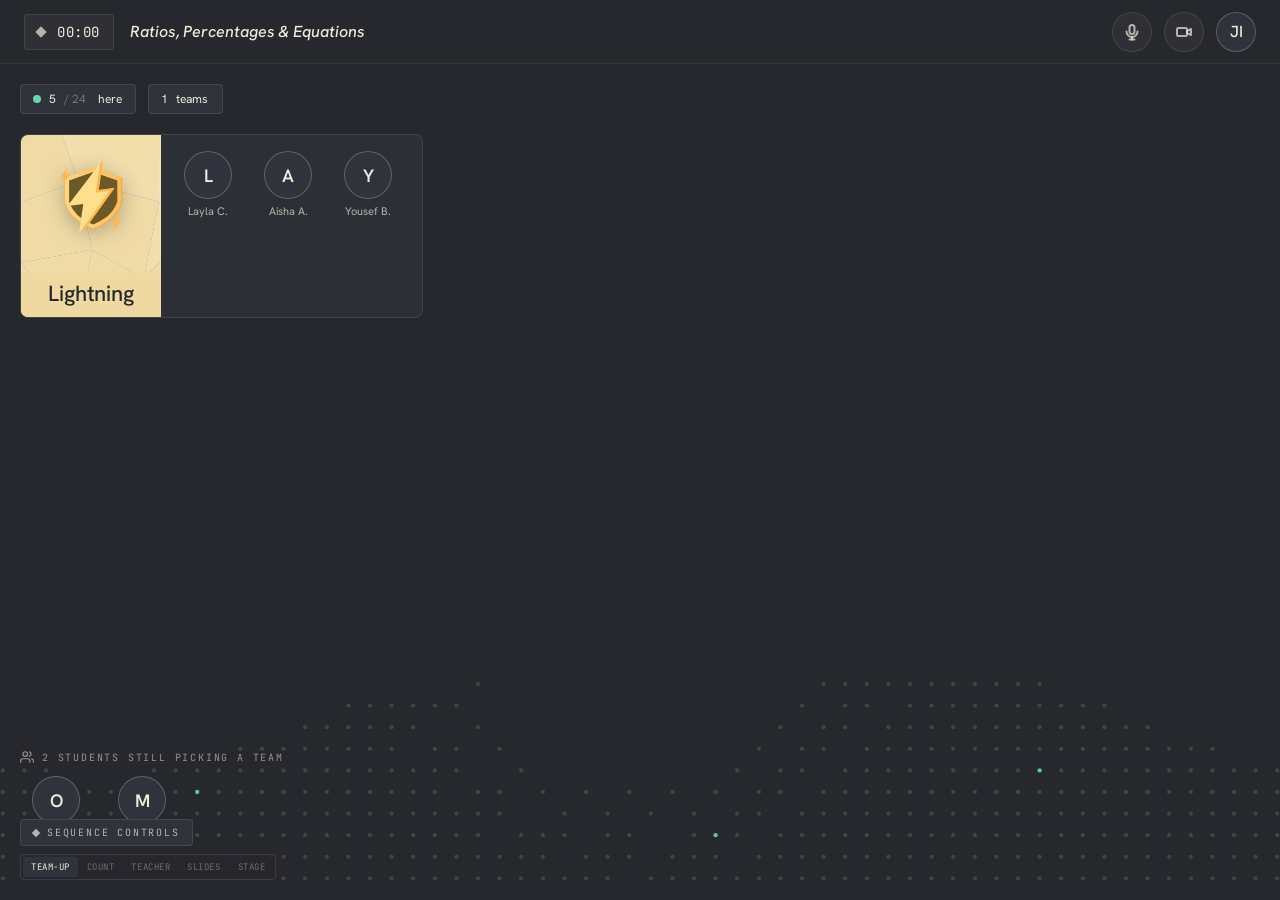
<file: presenter-opening.html>
<!doctype html>
<html lang="en">
<head>
<meta charset="utf-8" />
<meta name="viewport" content="width=device-width,initial-scale=1" />
<title>Presenter Opening — The Empty Quarter</title>
<link rel="preconnect" href="https://fonts.googleapis.com">
<link rel="preconnect" href="https://fonts.gstatic.com" crossorigin>
<link href="https://fonts.googleapis.com/css2?family=Hanken+Grotesk:wght@300;400;500;600;700&family=JetBrains+Mono:wght@400;500;600&family=IBM+Plex+Sans+Arabic:wght@300;400;500;600&display=swap" rel="stylesheet">
<style>
  /* ──────────────────────────────────────────────────────────────────────
     CONTROL ATTRIBUTES — set on .app, all switchable via the control panel.

     SEQUENCE
       data-countdown   = mission | cinema | sands
       data-phase       = teamup | countdown | teacher | slides | stage
                          (teamup is the opener — once everyone has joined
                           it auto-advances to countdown after ~3.5s.
                           stage is opt-in only.)
       data-mode        = team | solo  (solo parked for now — no control;
                          attribute + code path retained)
       data-card-layout = row | stacked  (team card: icon+name on the left
                                          with members right-grid, or icon+name
                                          on top with members flex-wrapped below)
       data-duration    = 5 | 10 | 15   (countdown seconds)
       data-teacher-hold= 2 | 3 | 5     (seconds the teacher-solo is held —
                          fixed at the attribute default; control removed)
       data-sound       = on | off  (synthesized countdown ticks + arrival
                          chime — no audio assets)
       data-slide       = tag | band  (slide cover style — Figma 15868:748
                          corner-tag vs 15931:32630 saffron side band)
       data-card-style  = plain | crest  (team-up card: original sidebar vs
                          facet-banner crest in the team's family color)

     BACKGROUND — The Empty Quarter landscape directions (V2.2)
       data-bg-landscape= off | quiet | mural | pins
                          quiet — canonical ridge terrain, stroke-only cream
                                  on ink (the quiet line voice; Register's
                                  resolved countdown ground)
                          mural — the filled terrain artwork ramp, held to a
                                  low horizon band and dimmed
                          pins  — Pinboard horizon: a bounded pin field with
                                  the facade dissolve under center stage
       data-bg-khatam   = off | on  (single ceremonial ornament behind the
                          countdown numeral — rotates at 150s / 210s counter)
     ────────────────────────────────────────────────────────────────────── */

  /* ───── The Empty Quarter tokens — V2.2 (empty-quarter-visual-style_3) ───── */
  :root {
    /* ink surfaces — the presenter is always ink: the one dark, luminous
       object in a warm room */
    --bg: #26282E;          /* ink */
    --bg-sunken: #1F2126;
    --bg-raised: #2C2F36;   /* ink-2 */
    --bg-overlay: #30333B;  /* ink-3 */
    --paper-100: #F1EBDD;   /* plaster — reading surface */
    --fg: rgba(241, 235, 221, 1);          /* cream */
    --fg-muted: rgba(241, 235, 221, 0.70);
    --fg-subtle: rgba(241, 235, 221, 0.55);
    --fg-faint: rgba(241, 235, 221, 0.35);
    --border: rgba(241, 235, 221, 0.10);
    --border-strong: rgba(241, 235, 221, 0.22);
    --divider: rgba(241, 235, 221, 0.06);
    --hover-overlay: rgba(241, 235, 221, 0.04);
    --active-overlay: rgba(241, 235, 221, 0.08);
    /* semantic roles — per-surface stops (this file lives on ink) */
    --accent: #64D8AE;                       /* Action · Live — the only button color */
    --water: #7C99B4;                        /* Water · Progression — path travelled, current position */
    --teal: #5E8C7F;                         /* Intelligence — the intelligent layer speaking */
    --purple: #9D8CFF;                       /* AI voice — the tutor only */
    --signal: #BC5A37;                       /* terracotta — voice & hero surface */
    --signal-bright: #E8663A;                /* Heat · Signal (ember on ink) — the now-node */
    --signal-soft: rgba(232, 102, 58, 0.18);
    --signal-glow: rgba(232, 102, 58, 0.45);
    --danger: #c55a4e;
    --danger-soft: rgba(197, 90, 78, 0.10);
    --danger-border: rgba(197, 90, 78, 0.40);
    /* clay artwork ramp — pattern-intrinsic, used by the sands numeral */
    --sand-300: #CB7A50;
    --sand-200: #D2A47A;
    --sand-100: #DDC09A;
    --sp-2: 8px; --sp-3: 12px; --sp-4: 16px; --sp-5: 20px;
    --sp-6: 24px; --sp-7: 32px; --sp-8: 40px;
    --r-2: 4px; --r-3: 6px; --r-4: 8px; --r-pill: 999px;
    --font-sans: 'Hanken Grotesk', system-ui, sans-serif;
    --font-serif: 'Hanken Grotesk', system-ui, sans-serif;
    --font-mono: 'JetBrains Mono', ui-monospace, monospace;
    --font-arabic: 'IBM Plex Sans Arabic', sans-serif;
  }
  * { box-sizing: border-box; }
  html, body { height: 100%; }
  body {
    margin: 0; font-family: var(--font-sans);
    color: var(--fg); background: var(--bg-sunken);
    -webkit-font-smoothing: antialiased; overflow: hidden;
  }

  /* ───── App shell ───── */
  .app {
    height: 100vh;
    background: var(--bg);
    position: relative; overflow: hidden;
    display: grid; grid-template-rows: 64px 1fr;
  }

  /* ──────────────────────────────────────────────────────────────────────
     BACKDROP — The Empty Quarter terrain. Three proposed directions:
       quiet — canonical ridge terrain in the quiet line voice (stroke-only
               cream on ink). The Register's resolved countdown ground.
       mural — the filled terrain artwork ramp (cream → deep rust), held to
               a low horizon band and dimmed so content leads.
       pins  — Pinboard horizon: the dune silhouette drawn in pins, thinned
               under center stage by the facade dissolve (parity rings —
               no opacity fades, ever).
     All three obey the plateau rule: the bottom edge settles to an
     unbroken plane. Painted once by JS from the canonical algorithms.
     ────────────────────────────────────────────────────────────────────── */
  .terrain {
    position: absolute; left: 0; right: 0; bottom: 0;
    pointer-events: none; z-index: 0;
    display: none;
    transition: opacity 600ms ease;
  }
  .terrain svg { display: block; width: 100%; height: 100%; }
  .terrain--quiet { height: 42vh; opacity: 0.9; }
  .terrain--mural { height: 26vh; opacity: 0.55; }
  .terrain--pins  { height: 30vh; opacity: 0.9; }
  .app[data-bg-landscape="quiet"] .terrain--quiet,
  .app[data-bg-landscape="mural"] .terrain--mural,
  .app[data-bg-landscape="pins"]  .terrain--pins { display: block; }

  /* ── Khatam — the single ceremonial ornament ──
     Centered behind the countdown numeral. Ceremony is glacial: 150s per
     revolution, inner ring counter-rotating at 210s. At that speed it
     doesn't spin — it lives. Countdown phase only; never wallpaper.
     Mission keeps its own instrument ring, so the Khatam yields there. */
  .khatam {
    /* +32px: .main sits below the 64px topbar row, so everything that
       centers in it (countdown numeral, teacher circle) is 32px below
       viewport center — offset the khatam to stay concentric with them */
    position: absolute; left: 50%; top: calc(50% + 32px);
    width: 88vh; height: 88vh;
    margin: -44vh 0 0 -44vh;
    pointer-events: none; z-index: 2;
    opacity: 0;
    transition: opacity 900ms ease;
  }
  .app[data-bg-khatam="off"] .khatam,
  .app[data-countdown="mission"] .khatam { display: none; }
  .app[data-bg-khatam="on"][data-phase="countdown"] .khatam { opacity: 1; }
  /* sands → teacher: the Khatam stays up while the numeral dissolves, so
     the ceremony frames the teacher's arrival before fading with slides */
  .app[data-bg-khatam="on"][data-countdown="sands"][data-phase="teacher"] .khatam { opacity: 1; }
  .khatam__outer, .khatam__inner {
    position: absolute; inset: 0;
    transform-origin: 50% 50%;
  }
  .khatam__outer { animation: khatam-turn 150s linear infinite; }
  .khatam__inner { animation: khatam-turn-ccw 210s linear infinite; }
  @keyframes khatam-turn     { from { transform: rotate(0deg); } to { transform: rotate(360deg); } }
  @keyframes khatam-turn-ccw { from { transform: rotate(0deg); } to { transform: rotate(-360deg); } }

  /* Terrain competes with the chat for attention in the slides phase —
     fade it out so the messages stay legible. */
  .app[data-phase="slides"] .terrain { opacity: 0; }

  /* ──────────────────────────────────────────────────────────────────────
     TOPBAR — appears only in the slides phase
     ────────────────────────────────────────────────────────────────────── */
  .topbar {
    position: relative; z-index: 4;
    display: flex; align-items: center; justify-content: space-between;
    padding: 0 var(--sp-6);
    border-bottom: 1px solid var(--divider);
    opacity: 0; pointer-events: none;
    transition: opacity 600ms ease 200ms;
  }
  .app[data-phase="slides"] .topbar { opacity: 1; pointer-events: auto; }
  .session-meta { display: flex; align-items: center; gap: var(--sp-4); }
  .time {
    display: flex; align-items: center; gap: var(--sp-3);
    padding: var(--sp-2) var(--sp-3);
    border: 1px solid var(--border); border-radius: var(--r-2);
    background: var(--hover-overlay);
  }
  .time__diamond {
    width: 8px; height: 8px; background: var(--fg-muted);
    transform: rotate(45deg);
  }
  .time__value {
    font-family: var(--font-mono); font-size: 14px; letter-spacing: 0.04em;
    color: var(--fg); font-variant-numeric: tabular-nums; min-width: 44px;
  }
  .session-title {
    font-family: var(--font-serif); font-size: 16px; font-weight: 500;
    color: var(--fg-muted); letter-spacing: -0.005em;
  }
  .session-title em { font-style: italic; color: var(--fg); margin-right: 4px; }
  .me-avatar {
    width: 40px; height: 40px; border-radius: 50%;
    background: var(--bg-overlay); display: inline-flex;
    align-items: center; justify-content: center;
    color: var(--fg); font-family: var(--font-serif);
    font-weight: 500; font-size: 16px;
    border: 1px solid var(--border-strong);
  }

  /* Top-right controls cluster — mic, cam, avatar */
  .controls { display: flex; align-items: center; gap: var(--sp-3); }
  .icon-btn {
    width: 40px; height: 40px;
    border-radius: var(--r-pill);
    border: 1px solid var(--border);
    background: var(--hover-overlay);
    color: var(--fg-muted);
    display: inline-flex; align-items: center; justify-content: center;
    cursor: pointer;
    transition: background 120ms ease, color 120ms ease,
                border-color 120ms ease, transform 120ms ease;
    position: relative;
  }
  .icon-btn:hover {
    background: var(--active-overlay);
    color: var(--fg);
    border-color: var(--border-strong);
  }
  .icon-btn:active { transform: translateY(0.5px); }
  /* Pressed = muted/camera-off — switch to danger palette and reveal the
     diagonal "strike" line drawn through the icon. */
  .icon-btn[aria-pressed="true"] {
    background: var(--signal-soft);
    border-color: rgba(232, 102, 58, 0.4);
    color: var(--signal-bright);
  }
  .icon-btn[aria-pressed="true"] .strike { display: block; }
  .strike { display: none; }

  /* ───── Main ───── */
  .main {
    position: relative; z-index: 3;
    min-height: 0; padding: var(--sp-5);
    display: flex; align-items: center; justify-content: center;
  }

  /* ──────────────────────────────────────────────────────────────────────
     COUNTDOWN — shared shell. Per-style sections show only when matching.
     ────────────────────────────────────────────────────────────────────── */
  .countdown {
    position: absolute; inset: 0; z-index: 3;
    display: none; /* enabled per style below */
    align-items: center; justify-content: center;
    transition: opacity 800ms ease, transform 800ms cubic-bezier(.4,0,.2,1);
  }
  .app[data-countdown="mission"]    .countdown.cd-mission,
  .app[data-countdown="cinema"]     .countdown.cd-cinema,
  .app[data-countdown="sands"]      .countdown.cd-sands {
    display: flex;
  }
  /* hide countdown layer entirely once we're past it */
  .app[data-phase="teacher"] .countdown,
  .app[data-phase="slides"] .countdown {
    opacity: 0; transform: scale(0.94); pointer-events: none;
  }

  /* ─── B · MISSION CONTROL ─── */
  .cd-mission { /* container is flex/center via base */ }
  .mc-strip {
    position: absolute; top: var(--sp-7); left: 50%;
    transform: translateX(-50%);
    display: flex; align-items: center; gap: 12px;
    padding: 8px 16px;
    border: 1px solid var(--border);
    border-radius: var(--r-2);
    background: rgba(38,40,46,0.6);
    color: var(--fg-muted);
  }
  .mc-strip__dot {
    width: 6px; height: 6px; border-radius: 50%;
    background: var(--accent);   /* Action · Live — the session is on air */
    box-shadow: 0 0 8px rgba(100, 216, 174, 0.35);
    animation: dot-pulse 1.4s ease-in-out infinite;
  }
  @keyframes dot-pulse { 0%,100% { opacity:.6 } 50% { opacity:1 } }
  /* Session title inside the strip — matches the slides-topbar style so
     identity reads the same in both moments. */
  .mc-strip__title {
    font-family: var(--font-serif);
    font-size: 14px; font-weight: 500;
    color: var(--fg-muted);
    letter-spacing: 0;
  }
  .mc-strip__title em {
    font-style: italic;
    color: var(--fg);
    margin-right: 4px;
  }
  .mc-ring-wrap { position: relative; width: 380px; height: 380px; }
  .mc-ring-bg, .mc-ring-fg { position: absolute; inset: 0; transform: rotate(-90deg); }
  .mc-ring-bg circle { fill: none; stroke: var(--border-strong); stroke-width: 1; }
  .mc-ring-fg circle {
    /* Water owns progression — the currency of ground covered */
    fill: none; stroke: var(--water);
    stroke-width: 1.5; stroke-linecap: butt;
    filter: drop-shadow(0 0 4px rgba(124, 153, 180, 0.35));
    transition: stroke-dashoffset 1s linear;
  }
  .mc-ticks { position: absolute; inset: 0; }
  .mc-ticks line { stroke: var(--fg-faint); stroke-width: 1; }
  .mc-ticks line.is-lit { stroke: var(--water); filter: drop-shadow(0 0 3px rgba(124, 153, 180, 0.35)); }
  .mc-number {
    position: absolute; inset: 0;
    display: flex; flex-direction: column;
    align-items: center; justify-content: center;
  }
  .mc-number__digit {
    /* Display type is heavy — painted-on-the-wall weight, cropped tight */
    font-family: var(--font-sans); font-weight: 800;
    font-size: 150px; line-height: 1;
    color: var(--fg); font-variant-numeric: tabular-nums;
    letter-spacing: -0.04em;
  }
  .mc-number__digit.is-ticking { animation: mc-flick 220ms ease-out; }
  /* Ticks settle (§07): the digit arrives at scale .94 → 1 with a soft
     ease — weight landing, not bouncing. */
  @keyframes mc-flick {
    0%   { opacity: 0.35; transform: scale(0.94); }
    100% { opacity: 1;    transform: scale(1); }
  }
  .mc-number__unit {
    font-family: var(--font-mono); font-size: 11px;
    letter-spacing: 0.32em; text-transform: uppercase;
    color: var(--fg-subtle); margin-top: 8px;
  }
  .mc-readout {
    position: absolute;
    font-family: var(--font-mono); font-size: 11px;
    letter-spacing: 0.20em; text-transform: uppercase;
    color: var(--fg-faint);
    display: flex; flex-direction: column; gap: 6px;
  }
  .mc-readout__value { color: var(--fg-muted); }
  .mc-readout--tl { top: 90px; left: 56px; }
  .mc-readout--tr { top: 90px; right: 56px; text-align: right; align-items: flex-end; }
  .mc-readout--bl { bottom: 56px; left: 56px; }
  .mc-readout--br { bottom: 56px; right: 56px; text-align: right; align-items: flex-end; }
  .mc-cross {
    position: absolute; inset: 0; pointer-events: none;
    background-image:
      linear-gradient(to right, transparent calc(50% - 0.5px), rgba(241,235,221,0.04) calc(50% - 0.5px), rgba(241,235,221,0.04) calc(50% + 0.5px), transparent calc(50% + 0.5px)),
      linear-gradient(to bottom, transparent calc(50% - 0.5px), rgba(241,235,221,0.04) calc(50% - 0.5px), rgba(241,235,221,0.04) calc(50% + 0.5px), transparent calc(50% + 0.5px));
  }
  .mc-scanlines {
    position: absolute; inset: 0; pointer-events: none;
    background-image: repeating-linear-gradient(
      to bottom, transparent 0, transparent 2px,
      rgba(241,235,221,0.018) 2px, rgba(241,235,221,0.018) 3px);
  }

  /* ─── C · CINEMATIC ─── */
  .cd-cinema { /* base */ }

  /* Label sits at the top of the viewport, above the giant numeric.
     Position: absolute keeps it from displacing the centered .cin-stage.
     Larger type than the Sands labels because the cinema mode has
     dimmed everything else — the eye needs a bigger anchor up top. */
  .cin-label {
    position: absolute; top: 11vh; left: 50%;
    transform: translateX(-50%);
    display: flex; flex-direction: column; align-items: center; gap: 14px;
    z-index: 4;
    pointer-events: none;
    text-align: center;
  }
  .cin-label__ar {
    font-family: var(--font-arabic);
    font-size: 30px; font-weight: 600;
    color: var(--fg-muted);
    direction: rtl;
    letter-spacing: 0;
    text-shadow: 0 0 32px rgba(241,235,221,0.18);
  }
  .cin-label__en {
    font-family: var(--font-serif);
    font-size: 30px; font-weight: 500;
    letter-spacing: -0.015em;
    color: var(--fg);
  }

  .cin-stage {
    position: relative;
    width: 60vh; height: 60vh;
    display: flex; align-items: center; justify-content: center;
  }
  .cin-digit {
    position: absolute;
    /* Display type is heavy (700–800), cropped tight. Cream, not heat —
       the warmth belongs to the terrain behind it. */
    font-family: var(--font-sans); font-weight: 800;
    font-size: 52vh; line-height: 1;
    color: var(--fg);  /* warm cream on ink */
    font-variant-numeric: tabular-nums;
    letter-spacing: -0.03em;
    text-shadow: 0 0 48px rgba(241,235,221,0.16);
    will-change: transform, opacity;
  }
  /* Outgoing exits faster than incoming arrives, so the new digit doesn't
     fight the ghost of the previous one. Outgoing clears in ~280ms; the
     entering digit takes ~800ms to fully bloom in. */
  .cin-digit.is-entering { animation: cin-in 800ms cubic-bezier(.16, .8, .24, 1) backwards; }
  .cin-digit.is-leaving  { animation: cin-out 280ms cubic-bezier(.4, 0, .8, .4) forwards; }
  /* Ticks settle (§07): .94 → 1 with a soft ease — weight landing, not
     bouncing. Hold invisible for the first 18% so the outgoing digit has
     time to drop out cleanly. */
  @keyframes cin-in {
    0%   { opacity: 0; transform: scale(0.94); }
    18%  { opacity: 0; }
    60%  { opacity: 1; }
    100% { opacity: 1; transform: scale(1); }
  }
  @keyframes cin-out {
    0%   { opacity: 1; transform: scale(1); }
    100% { opacity: 0; transform: scale(1.03); filter: blur(2px); }
  }
  .cin-underline {
    position: absolute; bottom: 8vh; left: 50%;
    transform: translateX(-50%);
    width: 56px; height: 2px;
    background: rgba(241,235,221,0.75);
    box-shadow: 0 0 16px rgba(241,235,221,0.25);
    opacity: 0;
    animation: under-in 900ms ease 400ms forwards;
  }
  @keyframes under-in {
    from { opacity: 0; width: 0; }
    to   { opacity: 1; width: 56px; }
  }
  .cin-horizon {
    position: absolute;
    left: 50%; bottom: 18vh; transform: translateX(-50%);
    width: 12%; height: 1px;
    background: linear-gradient(to right,
      transparent 0%, rgba(241,235,221,0.5) 50%, transparent 100%);
    box-shadow: 0 0 24px rgba(241,235,221,0.2);
    opacity: 0;
  }
  /* Vignette + dimmed backdrop active only in cinematic mode */
  .vignette {
    position: absolute; inset: 0; z-index: 2; pointer-events: none;
    background: radial-gradient(ellipse at center,
      transparent 30%, rgba(31, 33, 38, 0.45) 65%, rgba(31, 33, 38, 0.85) 100%);
    opacity: 0; transition: opacity 800ms ease;
  }
  /* Countdown dimming — the numeral must never fight a bright landscape.
     The quiet line terrain IS the resolved countdown ground (Register),
     so it holds; the louder directions step back. */
  .app[data-phase="countdown"] .vignette        { opacity: 1; }
  .app[data-phase="countdown"] .terrain--mural  { opacity: 0.3; }
  /* pinboard is never faded — pins are full-strength or absent; the
     vignette alone quiets the field during the countdown */
  /* The faint horizon shimmer is a cinema-only flourish, so keep its
     reveal scoped to the cinema style. */
  .app[data-countdown="cinema"][data-phase="countdown"] .cin-horizon { opacity: 1; }

  /* ─── D · DRIFTING SANDS ─── */
  .cd-sands { flex-direction: column; gap: var(--sp-6); }
  .sands-label { display: flex; flex-direction: column; align-items: center; gap: 6px; }
  .sands-label__ar {
    font-family: var(--font-arabic); font-size: 18px; font-weight: 600;
    color: var(--sand-200); direction: rtl;
    text-shadow: 0 0 16px rgba(210,164,122,0.3);
  }
  .sands-label__en {
    font-family: var(--font-serif); font-size: 30px; font-weight: 500;
    letter-spacing: -0.015em; color: var(--fg);
  }
  .sands-numeral {
    position: relative;
    width: 520px; height: 420px;
    display: flex; align-items: center; justify-content: center;
  }
  .sands-numeral svg {
    position: absolute; inset: 0;
    width: 100%; height: 100%;
    overflow: visible;
  }
  .sands-numeral text {
    font-family: var(--font-serif); font-weight: 800;
    font-size: 350px;
    fill: url(#sand-fill);
    filter: url(#sand-grain);
    text-anchor: middle; dominant-baseline: central;
    letter-spacing: -0.04em;
  }
  .sands-numeral::before {
    content: '';
    position: absolute; inset: -80px;
    border-radius: 50%;
    background: radial-gradient(circle,
      rgba(210,164,122,0.22) 0%, rgba(203,122,80,0.10) 35%, transparent 70%);
    pointer-events: none;
    animation: sands-halo 5s ease-in-out infinite;
  }
  @keyframes sands-halo {
    0%,100% { opacity: 0.65; transform: scale(0.96); }
    50%     { opacity: 1;   transform: scale(1.04); }
  }
  .sands-numeral .num-in,
  .sands-numeral .num-out {
    transition: transform 700ms cubic-bezier(.16,.8,.24,1),
                opacity 700ms ease, filter 700ms ease;
  }
  .sands-numeral .num-out {
    transform: translateX(60px) scale(1.05);
    opacity: 0;
    filter: blur(8px) saturate(1.2);
  }
  .sands-numeral .num-in.is-incoming {
    transform: translateX(-60px) scale(0.95);
    opacity: 0;
    filter: blur(8px) saturate(0.8);
  }
  .sands-streaks { display: flex; flex-direction: column; gap: 8px; align-items: center; }
  .sands-streak {
    width: 0; height: 1px;
    background: linear-gradient(to right,
      transparent 0%, rgba(210,164,122,0.5) 30%, rgba(241,235,221,0.8) 50%,
      rgba(210,164,122,0.5) 70%, transparent 100%);
    transition: width 600ms cubic-bezier(.2,.7,.3,1), opacity 600ms ease;
  }
  .sands-streak.is-active { opacity: 1; }
  .sands-streak[data-row="0"].is-active { width: 220px; }
  .sands-streak[data-row="1"].is-active { width: 160px; opacity: 0.6; }
  .sands-streak[data-row="2"].is-active { width: 100px; opacity: 0.35; }
  /* Route grammar: diamond = waypoint; fill is a state, never a style.
     The route is drawn in water and only water; green appears exactly
     once — at arrival. */
  .sands-marks { display: none; }
  .sands-mark {
    width: 7px; height: 7px;
    transform: rotate(45deg);
    background: transparent;
    border: 1px solid rgba(241,235,221,0.35);
    transition: background 320ms ease, border-color 320ms ease;
  }
  .sands-mark.is-filled {
    background: var(--water);
    border-color: var(--water);
  }
  .sands-mark.is-arrival {
    background: var(--accent);
    border-color: var(--accent);
  }
  /* Ambient grain canvas — visible only in sands mode */
  .grain-canvas {
    position: absolute; inset: 0; z-index: 1;
    pointer-events: none;
    opacity: 0; transition: opacity 600ms ease;
  }
  .app[data-countdown="sands"][data-phase="countdown"] .grain-canvas { opacity: 1; }

  /* ──────────────────────────────────────────────────────────────────────
     TEACHER SOLO — same across all styles
     ────────────────────────────────────────────────────────────────────── */
  .teacher-solo {
    /* Lift --size up so .teacher-label can reference it for absolute
       positioning below the circle. */
    --size: 380px;
    position: absolute; inset: 0; z-index: 2;
    display: flex;
    align-items: center; justify-content: center;
    /* Previously: flex-direction: column; gap: var(--sp-7);
       That centered the WHOLE column (circle + gap + label) as a unit,
       which put the circle's center ~37px above viewport center. Mission's
       ring sits exactly at viewport center, so the morph had a visible
       jump. Now the circle is the only flex item being centered;
       the label is absolutely positioned below it (see .teacher-label). */
    opacity: 0; transform: scale(0.88);
    transition: opacity 700ms cubic-bezier(.4,0,.2,1),
                transform 900ms cubic-bezier(.34,1.56,.64,1);
    pointer-events: none;
  }
  .app[data-phase="teacher"] .teacher-solo {
    opacity: 1; transform: scale(1); pointer-events: auto;
  }
  .app[data-phase="slides"] .teacher-solo {
    opacity: 0; transform: scale(1.05);
  }
  .teacher-circle {
    /* --size now cascades from .teacher-solo so .teacher-label can use it. */
    position: relative;
    width: var(--size); height: var(--size);
    border-radius: 50%;
    background-image: url('assets/teacher-ali.jpg.png');
    background-size: cover; background-position: center;
    box-shadow: 0 0 0 1.5px rgba(241,235,221,0.20),
                0 12px 32px rgba(0,0,0,0.45),
                0 0 80px rgba(100,216,174,0.10);
  }
  .teacher-circle::before {
    content: '';
    position: absolute; inset: -8px;
    border-radius: 50%;
    border: 1.5px solid rgba(100,216,174,0.5);
    box-shadow: 0 0 28px rgba(100,216,174,0.25);
    animation: rim-breath 3s ease-in-out infinite;
  }
  @keyframes rim-breath {
    0%,100% { transform: scale(0.985); opacity: 0.85; }
    50%     { transform: scale(1.02);  opacity: 1; }
  }
  /* Anchored to viewport center + circle radius + 32px gap so the label
     always sits directly below the circle, regardless of label height.
     This keeps the circle itself precisely at viewport center for the
     mission morph. */
  .teacher-label {
    position: absolute;
    left: 50%;
    top: calc(50% + var(--size) / 2 + 32px);
    transform: translateX(-50%);
    display: flex; flex-direction: column;
    align-items: center; gap: 4px;
  }
  .teacher-label__name {
    font-family: var(--font-serif); font-size: 30px; font-weight: 500;
    color: var(--fg); letter-spacing: -0.015em;
  }
  .teacher-label__sub {
    font-family: var(--font-mono); font-size: 11px;
    letter-spacing: 0.28em; text-transform: uppercase;
    color: var(--fg-subtle);
  }

  /* ── Sands morph — the countdown layer holds at scale 1 while the
     numeral blurs up and out exactly where the teacher circle lands;
     label, streaks and marks drop away faster. With the Khatam holding
     (above), the handoff reads as one continuous ceremony. ── */
  .app[data-countdown="sands"][data-phase="teacher"] .countdown {
    transform: scale(1);
  }
  .app[data-countdown="sands"][data-phase="teacher"] .sands-numeral svg {
    opacity: 0;
    transform: scale(1.12);
    filter: blur(10px);
    transition: opacity 420ms ease, transform 700ms ease, filter 700ms ease;
  }
  .app[data-countdown="sands"][data-phase="teacher"] .sands-numeral::before {
    opacity: 0;
    transition: opacity 500ms ease;
  }
  .app[data-countdown="sands"][data-phase="teacher"] .sands-label,
  .app[data-countdown="sands"][data-phase="teacher"] .sands-streaks,
  .app[data-countdown="sands"][data-phase="teacher"] .sands-marks {
    opacity: 0;
    transition: opacity 350ms ease;
  }

  /* ──────────────────────────────────────────────────────────────────────
     COUNTDOWN → TEACHER MORPH  (mission only)

     The other variants (cinema, sands) have no ring geometry to hand
     off to the teacher circle, so they keep the default crossfade —
     countdown scales down to 0.94, teacher scales up from 0.88.

     Mission renders a circle in the same position as the teacher circle.
     The morph keeps that circle "in place" through the transition:
     instead of the countdown shrinking and the teacher growing past it,
     the countdown's ring brightens to green (arrival — the route grammar
     completing), its decorations drift outward and dissolve, and the
     teacher circle enters at a scale matching the ring so the outline
     appears continuous across the handoff.

     Timing is ~800ms total, matching the existing transition contract so
     no JS scheduling needs to change.
     ────────────────────────────────────────────────────────────────────── */

  /* Override: don't shrink mission as it exits — the ring stays put
     while its contents disperse. */
  .app[data-countdown="mission"][data-phase="teacher"] .countdown {
    transform: scale(1);  /* override the default scale(0.94) shrink */
  }

  /* ── Mission morph ── */
  /* Decorations (corner readouts, strip, cross, scanlines, ticks) drift
     outward and fade faster than the parent's 800ms. */
  .app[data-countdown="mission"][data-phase="teacher"] .mc-readout,
  .app[data-countdown="mission"][data-phase="teacher"] .mc-strip,
  .app[data-countdown="mission"][data-phase="teacher"] .mc-cross,
  .app[data-countdown="mission"][data-phase="teacher"] .mc-scanlines,
  .app[data-countdown="mission"][data-phase="teacher"] .mc-ticks {
    opacity: 0;
    transform: scale(1.06);
    transition: opacity 400ms ease, transform 700ms cubic-bezier(.4,0,.2,1);
  }
  /* Digit dissolves — scale up + blur as it fades. */
  .app[data-countdown="mission"][data-phase="teacher"] .mc-number__digit,
  .app[data-countdown="mission"][data-phase="teacher"] .mc-number__unit {
    opacity: 0;
    transform: scale(1.15);
    filter: blur(8px);
    transition: opacity 360ms ease, transform 600ms ease, filter 600ms ease;
  }
  /* Progress ring + base ring: brighten to green — arrival, the route
     grammar completing — then they fade with the parent. */
  .app[data-countdown="mission"][data-phase="teacher"] .mc-ring-fg circle {
    stroke: var(--accent);
    filter: drop-shadow(0 0 10px rgba(100, 216, 174, 0.3));
    transition: stroke 280ms ease, filter 280ms ease;
  }
  .app[data-countdown="mission"][data-phase="teacher"] .mc-ring-bg circle {
    stroke: var(--accent);
    transition: stroke 280ms ease;
  }
  /* Mission's ring is already 380px — same as teacher. Teacher enters at
     scale 1 (no scale animation) so the outline lands exactly on the
     mission ring's outline as it fades. Only opacity animates. */
  .app[data-countdown="mission"] .teacher-solo {
    transform: scale(1);
  }
  .app[data-countdown="mission"][data-phase="teacher"] .teacher-solo {
    transform: scale(1);
  }

  /* ──────────────────────────────────────────────────────────────────────
     STAGE VIEW — teacher + classroom cameras as a centered cluster.
     Opt-in only: reached by clicking "Stage" in the Skip-to control.
     Never entered by the auto-sequence (countdown → teacher → slides).
     ────────────────────────────────────────────────────────────────────── */
  .stage-view {
    position: absolute; inset: 0; z-index: 3;
    display: flex; align-items: center; justify-content: center;
    padding: var(--sp-5);
    opacity: 0; transform: scale(0.96);
    transition: opacity 700ms cubic-bezier(.4,0,.2,1),
                transform 700ms cubic-bezier(.34,1.56,.64,1);
    pointer-events: none;
  }
  .app[data-phase="stage"] .stage-view {
    opacity: 1; transform: scale(1); pointer-events: auto;
  }
  /* hide all other phase layers while stage is up */
  .app[data-phase="stage"] .teacher-solo,
  .app[data-phase="stage"] .slide-area,
  .app[data-phase="stage"] .countdown { opacity: 0; pointer-events: none; }
  .app[data-phase="stage"] .topbar { opacity: 1; pointer-events: auto; }

  /* big teacher circle on the left + 2x2 classroom grid, centered as a unit */
  .stage-cluster {
    display: flex; align-items: center;
    gap: 80px; /* sp-11, generous breathing */
    position: relative;
  }
  .classrooms-grid {
    display: grid;
    grid-template-columns: repeat(2, auto);
    gap: var(--sp-7) var(--sp-8);
  }

  /* member = teacher or classroom camera tile */
  .member {
    display: flex; flex-direction: column;
    align-items: center; gap: var(--sp-4);
  }
  .member--teacher { gap: var(--sp-6); }
  .member__circle {
    --member-size: 170px;
    position: relative;
    width: var(--member-size); height: var(--member-size);
    border-radius: 50%;
    flex-shrink: 0;
  }
  .member--teacher .member__circle   { --member-size: 360px; }
  .member--classroom .member__circle { --member-size: 170px; }

  .member__photo {
    position: absolute; inset: 0;
    border-radius: inherit;
    background-size: cover; background-position: center;
    box-shadow: 0 0 0 1.5px rgba(241,235,221,0.20),
                0 12px 32px rgba(0,0,0,0.45);
    z-index: 1;
  }
  .member--classroom .member__photo {
    box-shadow: 0 0 0 1px rgba(241,235,221,0.18),
                0 8px 20px rgba(0,0,0,0.4);
  }

  /* dashed gray rim — closed transmission (default on classrooms) */
  .member__circle::before {
    content: '';
    position: absolute; inset: -5%;
    border-radius: 50%;
    border: 1.5px dashed rgba(241,235,221,0.32);
    pointer-events: none;
    z-index: 0;
  }
  /* teacher reuses the rim-breath animation from .teacher-circle::before */
  .member--teacher .member__circle::before {
    border: 1.5px solid rgba(100,216,174,0.5);
    box-shadow: 0 0 28px rgba(100,216,174,0.25);
    animation: rim-breath 3s ease-in-out infinite;
  }
  /* a classroom taking the floor — the green voice ring (Action · Live) */
  .member--classroom.is-speaking .member__circle::before {
    border-style: solid;
    border-color: rgba(100,216,174,0.5);
    box-shadow: 0 0 28px rgba(100,216,174,0.25);
    animation: rim-breath 3s ease-in-out infinite;
  }
  .member--classroom.is-speaking .member__name { color: var(--accent); }
  .member__circle::before,
  .member__name { transition: color 400ms ease, border-color 400ms ease, box-shadow 400ms ease; }


  /* mute pip — small dark circle bottom-right */
  .member__mute {
    position: absolute;
    right: 4%; bottom: 4%;
    width: 30px; height: 30px;
    background: rgba(38,40,46,0.85);
    border-radius: 50%;
    border: 1px solid var(--border-strong);
    display: inline-flex; align-items: center; justify-content: center;
    color: var(--signal-bright);   /* mute is Heat's job — Heat is not danger */
    z-index: 2;
  }
  .member__mute svg { width: 60%; height: 60%; }

  .member__label { text-align: center; line-height: 1.2; color: var(--fg); }
  .member__name {
    font-family: var(--font-sans);
    font-size: 14px; font-weight: 600;
    letter-spacing: -0.005em;
  }
  .member--teacher .member__name {
    font-family: var(--font-serif);
    font-size: 24px; font-weight: 500;
    letter-spacing: -0.01em;
  }
  .member--classroom .member__name { font-size: 13px; }
  .member__sub {
    font-family: var(--font-mono);
    font-size: 11px;
    text-transform: uppercase;
    letter-spacing: 0.28em;
    color: var(--fg-subtle);
    margin-top: 4px;
  }
  .member--classroom .member__sub { display: none; }

  /* ──────────────────────────────────────────────────────────────────────
     TEAM-UP VIEW — lobby phase before countdown.
       data-mode = team | solo  (default: team)
       data-demo-state = 1..5   (cycles through empty → all-teamed → solo)
     Per-team accent comes from data-team on the card; brand color tokens
     are introduced below since the rest of presenter-opening only ships
     accent / signal / danger.
     ────────────────────────────────────────────────────────────────────── */
  /* Decorative families (§01) — light/core steps on ink; assignments are
     stable (a team keeps its family everywhere). Orange and violet are
     deliberately absent: Heat and the AI own those hues. */
  :root {
    --team-cloud:     #B7CEDD;  /* Sky · light */
    --team-crystal:   #D3B4C4;  /* Plum · light */
    --team-fire:      #C98A87;  /* Rose · core */
    --team-lightning: #EFD9A0;  /* Saffron · light */
    --team-rainstorm: #86A7BE;  /* Sky · core */
    --team-tornado:   #C6CCAA;  /* Sage · light */
    --team-tsunami:   #9FAA7D;  /* Sage · core */
    --team-volcano:   #E7B9B4;  /* Rose · light */
  }

  .teamup-view {
    position: absolute; inset: 0; z-index: 2;
    display: flex; flex-direction: column;
    padding: var(--sp-5);
    gap: var(--sp-5);
    opacity: 0;
    transition: opacity 500ms cubic-bezier(.4,0,.2,1);
    pointer-events: none;
  }
  .app[data-phase="teamup"] .teamup-view {
    opacity: 1; pointer-events: auto;
  }
  /* hide other phase layers while team-up is up */
  .app[data-phase="teamup"] .teacher-solo,
  .app[data-phase="teamup"] .slide-area,
  .app[data-phase="teamup"] .countdown,
  .app[data-phase="teamup"] .stage-view { opacity: 0; pointer-events: none; }
  .app[data-phase="teamup"] .topbar { opacity: 1; pointer-events: auto; }

  /* ── Top status row: count chips ─────────────────────────────────────── */
  .teamup__counts {
    display: flex; gap: var(--sp-3);
    align-items: center;
    flex-shrink: 0;
  }
  .count-chip {
    display: inline-flex; align-items: center; gap: 8px;
    height: 30px;
    padding: 0 14px 0 12px;
    border-radius: var(--r-2);   /* chips are 3–4, not pills */
    background: var(--bg-overlay);
    border: 1px solid var(--border);
    font-family: var(--font-sans);
    font-size: 12px;
    color: var(--fg);
    letter-spacing: -0.005em;
  }
  .count-chip__dot {
    width: 8px; height: 8px; border-radius: 50%;
    background: var(--accent);
  }
  .count-chip--students .count-chip__dot { background: var(--accent); }  /* arrived = live */
  .count-chip--teams    .count-chip__dot { background: var(--water); }   /* formed = progression */
  .count-chip__total {
    color: var(--fg-faint);
    font-feature-settings: 'tnum';
    margin-right: 4px;
  }

  /* ── Team grid ───────────────────────────────────────────────────────── */
  .teamup__body {
    flex: 1; min-height: 0; position: relative;
    display: flex; flex-direction: column;
    gap: var(--sp-4);
  }
  /* 3 columns max, 2 rows max for up to 6 teams. Cards stretch responsively
     to fill the available width but cap at 540px each (the width that fits
     6 member pills in a single row, so we don't need to budget for wrap on
     wide viewports). On narrower screens minmax allows the row to grow if
     members need to wrap, instead of clipping. */
  .team-grid {
    flex: 1; min-height: 0; overflow: hidden;
    display: grid;
    gap: var(--sp-4);
    grid-template-columns: repeat(3, 1fr);
    grid-auto-rows: minmax(184px, auto);
    /* Cap each card around the width that snugly wraps its content
       (sidebar 120 + gap 12 + members ~232 + padding 40 ≈ 404, plus a
       little headroom). */
    max-width: calc(440px * 3 + var(--sp-4) * 2);
    align-content: flex-start;
    justify-content: start;
  }

  /* ── Empty state ─────────────────────────────────────────────────────── */
  .team-grid--empty {
    display: flex; align-items: center; justify-content: center;
    color: var(--fg-faint);
    font-family: var(--font-serif); font-style: italic;
    font-size: 18px;
    background-image: radial-gradient(ellipse at 50% 50%, var(--border) 1px, transparent 1px);
    background-size: 24px 24px;
    background-position: 0 0;
    border-radius: var(--r-4);
    opacity: 0.85;
  }

  /* ── Team card — left/right layout ───────────────────────────────────────
     Left sidebar holds the team icon + name + count; right area holds the
     member avatars in a 3-column grid. */
  .team-card {
    position: relative;
    background: var(--bg-raised);
    border: 1px solid var(--border);
    border-radius: var(--r-4);
    padding: var(--sp-4) var(--sp-5);
    overflow: hidden;
    display: flex; flex-direction: row;
    gap: var(--sp-3);
    align-items: stretch;
    min-height: 0;
  }
  /* per-team accent strip at top */
  .team-card::before {
    content: ''; position: absolute;
    top: 0; left: 0; right: 0; height: 2px;
    background: var(--team-color, var(--accent));
    opacity: 0.85;
  }
  /* surveyor's tick on top-right — anchors the card to "ground" */
  .team-card::after {
    content: ''; position: absolute;
    top: -1px; right: -1px;
    width: 10px; height: 10px;
    border-top: 1px solid var(--team-color, var(--accent));
    border-right: 1px solid var(--team-color, var(--accent));
    opacity: 0.5;
    border-top-right-radius: var(--r-4);
  }

  .team-card__sidebar {
    position: relative;
    flex: 0 0 auto;
    width: 120px;
    display: flex; flex-direction: column;
    gap: var(--sp-2);
    /* Horizontally centered stack — icon and name line up to the same
       midline. */
    align-items: center;
    text-align: center;
    /* Top-aligned so the icon shares a baseline with the first row of
       members on the right — no drift as more rows of members appear. */
    justify-content: flex-start;
    border-radius: 6px;
    overflow: hidden;
  }
  /* facet-banner crest — painted per team by teamBannerSVG() */
  .team-card__banner {
    display: none;
    position: absolute; inset: 0;
    width: 100%; height: 100%;
  }
  .app[data-card-style="crest"] .team-card__banner { display: block; }
  /* the band bleeds to the card's edges — no inset, no rounded plate;
     the card's own overflow:hidden clips it to the outer radius, so it
     reads as an endless surface the icon sits on */
  .app[data-card-style="crest"] .team-card { padding: 0; gap: 0; }
  .app[data-card-style="crest"] .team-card__sidebar {
    width: 140px;
    border-radius: 0;
    padding: 18px 10px;
  }
  .app[data-card-style="crest"] .team-card__members {
    margin: 16px 20px 16px 14px;
  }
  .app[data-card-style="crest"][data-card-layout="stacked"] .team-card__sidebar {
    padding: 12px 16px;
  }
  .app[data-card-style="crest"] .team-card__icon {
    position: relative;
    width: 88px; height: 88px;
    filter: drop-shadow(0 4px 10px rgba(0,0,0,.25));
  }
  /* "Don't set text directly on the lattice — use a plain band."
     The name sits on a flat strip of the team's family color, pinned to
     the crest's bottom edge. */
  .app[data-card-style="crest"] .team-card__name {
    position: relative;
    color: #26282E;
    align-self: stretch;
    max-width: none;
    margin: auto -10px -18px;
    padding: 9px 8px 11px;
    background: var(--team-color, #C6CCAA);
  }
  .app[data-card-style="crest"][data-card-layout="stacked"] .team-card__name {
    align-self: center;
    margin: 0;
    padding: 6px 12px;
    border-radius: 4px;
  }
  /* the crest carries the color — accent strip + surveyor tick retire */
  .app[data-card-style="crest"] .team-card::before,
  .app[data-card-style="crest"] .team-card::after { display: none; }
  .team-card__icon {
    width: 76px; height: 76px;
    flex-shrink: 0;
    object-fit: contain;
    margin-bottom: 6px;
  }
  .team-card__name {
    font-family: var(--font-serif);
    font-size: 22px;
    font-weight: 500;
    color: var(--fg);
    letter-spacing: -0.01em;
    line-height: 1.1;
    max-width: 100%;
    text-overflow: ellipsis; overflow: hidden; white-space: nowrap;
  }

  /* ── Stacked layout — icon + name on top, members flex-wrapped below ───
     Engaged via [data-card-layout="stacked"] on .app */
  .app[data-card-layout="stacked"] .team-card {
    flex-direction: column;
    gap: var(--sp-3);
  }
  .app[data-card-layout="stacked"] .team-card__sidebar {
    width: auto;
    flex-direction: row;
    align-items: center;
    text-align: left;
    gap: 12px;
    justify-content: flex-start;
  }
  .app[data-card-layout="stacked"] .team-card__icon {
    width: 36px; height: 36px;
    margin-bottom: 0;
  }
  .app[data-card-layout="stacked"] .team-card__name {
    flex: 1;
    font-size: 22px;
  }
  .app[data-card-layout="stacked"] .team-card__members {
    display: flex; flex-wrap: wrap;
    grid-template-columns: none;
    gap: var(--sp-2) var(--sp-3);
    align-content: flex-start;
    justify-content: flex-start;
  }

  .team-card__members {
    flex: 1; min-width: 0; min-height: 0;
    display: grid;
    /* Fixed pill-width columns + center the whole grid in the available
       space, so pills sit close together as one tight cluster regardless
       of card width (instead of spreading via 1fr). */
    grid-template-columns: repeat(3, 72px);
    gap: var(--sp-2) 8px;
    align-content: start;
    justify-content: center;
    overflow: hidden;
  }
  .member-pill {
    display: flex; flex-direction: column;
    align-items: center; gap: 6px;
    min-width: 0;
    max-width: 72px;
  }
  /* Neutral white avatar — team identity is already carried by the card's
     accent strip + icon + count, so the member circles stay calm. */
  .member-pill__circle {
    width: 48px; height: 48px;
    border-radius: 50%;
    background: var(--bg-overlay);
    border: 1.5px solid color-mix(in srgb, var(--fg) 25%, transparent);
    display: inline-flex; align-items: center; justify-content: center;
    font-family: var(--font-sans);
    font-size: 18px; font-weight: 600;
    color: var(--fg);
    letter-spacing: 0.02em;
    flex-shrink: 0;
  }
  .member-pill__name {
    font-family: var(--font-sans);
    font-size: 11px;
    color: var(--fg-muted);
    line-height: 1.2;
    text-align: center;
    text-overflow: ellipsis; overflow: hidden; white-space: nowrap;
    max-width: 72px;
  }

  /* ── Still-picking strip — no panel: the waiting students float
     directly over the pin field at the bottom of the screen. The label
     keeps the ember voice (Heat owns urgency) as a small map annotation. */
  .teamup__picking {
    flex-shrink: 0;
    background: transparent;
    border: none;
    padding: var(--sp-3) 0;
    display: flex; flex-direction: column;
    gap: var(--sp-3);
    overflow: hidden;
    /* Lock the height so the grid doesn't jump as pills come and go
       (label + one row of 48px avatar pills with names) */
    height: 142px;
  }
  .teamup__picking-label {
    display: flex; align-items: center; gap: 8px;
    font-family: var(--font-mono);
    font-size: 10px;
    letter-spacing: 0.18em;
    text-transform: uppercase;
    color: var(--fg-subtle);
  }
  .teamup__picking-label svg {
    width: 14px; height: 14px;
    color: var(--fg-subtle);
  }
  /* same cell rhythm as the card member grid (72px pills), a touch
     looser since they sit on the open pin field */
  .teamup__picking-list {
    display: flex; flex-wrap: nowrap;
    gap: 14px;
    overflow: hidden;
    min-width: 0;
  }
  /* same grammar as the member pills on the cards: 48px circle with the
     name beneath — just floating on the pin field instead of boxed */
  .picking-pill {
    display: inline-flex; flex-direction: column; align-items: center;
    gap: 6px;
    padding: 0;
    background: transparent;
    border: none;
    font-family: var(--font-sans);
    font-size: 11px;
    font-weight: 400;
    color: var(--fg-muted);
    letter-spacing: -0.005em;
    white-space: nowrap;
    width: 72px;
    overflow: hidden; text-overflow: ellipsis;
    flex-shrink: 0;
    transition: color 280ms ease, opacity 280ms ease;
  }
  .picking-pill__circle {
    width: 48px; height: 48px;
    border-radius: 50%;
    background: var(--bg-overlay);
    border: 1.5px solid color-mix(in srgb, var(--fg) 25%, transparent);
    display: inline-flex; align-items: center; justify-content: center;
    font-family: var(--font-sans);
    font-size: 18px; font-weight: 600;
    color: var(--fg);
    flex-shrink: 0;
    transition: background-color 280ms ease, border-color 280ms ease,
                border-style 0ms ease 280ms, color 280ms ease;
  }
  /* "Not yet joined the session" — solid gray outline (muted) so they read
     as background info rather than action items. Promoted to ember styling
     once the student arrives. */
  .picking-pill.is-absent {
    background: transparent;
    border: none;
    color: var(--fg-faint);
    opacity: 0.6;
  }
  .picking-pill.is-absent .picking-pill__circle {
    background: transparent;
    border: 1.5px dashed color-mix(in srgb, var(--fg) 25%, transparent);
    color: var(--fg-faint);
  }

  /* ── Empty state messaging ───────────────────────────────────────────── */
  .teamup__empty-msg {
    color: var(--fg-faint);
    font-family: var(--font-serif);
    font-style: italic;
    font-size: 16px;
    text-align: center;
    padding: var(--sp-5);
  }

  /* ── Entrance animations — cascade in as the lobby fills ────────────── */
  @keyframes teamup-pop {
    0%   { opacity: 0; transform: translateY(8px) scale(0.96); }
    100% { opacity: 1; transform: translateY(0)   scale(1); }
  }
  .team-card {
    animation: teamup-pop 420ms cubic-bezier(.34, 1.46, .64, 1) both;
    animation-delay: calc(var(--i, 0) * 70ms);
  }
  .member-pill {
    animation: teamup-pop 300ms cubic-bezier(.34, 1.46, .64, 1) both;
    animation-delay: calc(var(--i, 0) * 28ms + 180ms);
  }
  .picking-pill {
    animation: teamup-pop 260ms cubic-bezier(.34, 1.46, .64, 1) both;
    animation-delay: calc(var(--i, 0) * 22ms);
  }
  .attendee {
    animation: teamup-pop 240ms cubic-bezier(.34, 1.46, .64, 1) both;
    animation-delay: calc(var(--i, 0) * 10ms);
  }
  /* Picking strip slides + fades in/out as it appears or empties */
  .teamup__picking {
    transition: opacity 380ms ease, max-height 460ms ease, padding 380ms ease,
                border-color 380ms ease;
    overflow: hidden;
  }
  .teamup__picking.is-empty {
    opacity: 0;
    max-height: 0;
    padding-top: 0; padding-bottom: 0;
    border-color: transparent;
    pointer-events: none;
  }
  /* Empty-state grid fades when scenario flips to having teams */
  .team-grid {
    transition: opacity 280ms ease;
  }

  /* ── Solo mode: attendance grid ──────────────────────────────────────── */
  .app[data-mode="solo"] .team-grid,
  .app[data-mode="solo"] .teamup__picking { display: none; }
  .app:not([data-mode="solo"]) .attendance-grid { display: none; }

  .attendance-grid {
    flex: 1; min-height: 0;
    display: grid;
    grid-template-columns: repeat(auto-fit, minmax(96px, 1fr));
    gap: var(--sp-3) var(--sp-2);
    align-content: flex-start;
    overflow-y: auto;
    padding-right: var(--sp-3);
  }
  .attendee {
    display: flex; flex-direction: column;
    align-items: center; gap: 6px;
    min-width: 0;
  }
  .attendee__circle {
    width: 52px; height: 52px;
    border-radius: 50%;
    background: color-mix(in srgb, var(--accent) 14%, transparent);
    border: 1px solid color-mix(in srgb, var(--accent) 35%, transparent);
    display: inline-flex; align-items: center; justify-content: center;
    font-family: var(--font-sans);
    font-size: 18px; font-weight: 600;
    color: var(--accent);
    letter-spacing: 0.02em;
  }
  .attendee__name {
    font-family: var(--font-sans);
    font-size: 12px;
    color: var(--fg-muted);
    text-align: center;
    line-height: 1.2;
    max-width: 88px;
    text-overflow: ellipsis; overflow: hidden; white-space: nowrap;
  }

  /* ──────────────────────────────────────────────────────────────────────
     SLIDE VIEW — same across all styles
     ────────────────────────────────────────────────────────────────────── */
  .slide-area {
    position: absolute; inset: 0; z-index: 1;
    padding: var(--sp-5);
    display: grid;
    grid-template-columns: minmax(0,1fr) 320px;
    /* Lock the row to the available height — otherwise the chat list grows
       the row vertically and shoves the slide canvas downward as messages
       arrive. minmax(0, 1fr) lets children opt into internal scrolling. */
    grid-template-rows: minmax(0, 1fr);
    gap: var(--sp-5);
    opacity: 0; transform: scale(0.96);
    transition: opacity 700ms ease 200ms, transform 700ms ease 200ms;
    pointer-events: none;
  }
  .app[data-phase="slides"] .slide-area {
    opacity: 1; transform: scale(1); pointer-events: auto;
  }
  .app[data-phase="slides"] .main { padding-top: var(--sp-5); }
  .stage-wrap {
    display: flex; align-items: center; justify-content: center;
    min-width: 0; min-height: 0; overflow: hidden;
  }
  .stage {
    position: relative; aspect-ratio: 16/9;
    width: 100%; max-width: 100%; max-height: 100%;
    border-radius: var(--r-4);
    background: var(--signal); overflow: hidden;
    box-shadow: inset 0 0 0 1px rgba(38,40,46,0.10),
                0 1px 0 rgba(241,235,221,0.04),
                0 8px 32px rgba(0,0,0,0.35);
    /* container units let the 1920×1080 Figma cover scale with the stage */
    container-type: size;
  }
  /* ── Slide cover — "EQ · Chemistry · Focus + balance"
     (Figma aNBtu6DNlGsgvdSFfUI83T · 15868:748). Terracotta hero surface
     dressed with the Khatam texture — the sanctioned use of terracotta on
     ink screens. All sizes in cqw/cqh (design px ÷ 19.2 / ÷ 10.8). ── */
  .slide-khatam {
    position: absolute; inset: 0;
    width: 100%; height: 100%;
    display: block;
  }
  .slide-icon {
    position: absolute; left: 3.9cqw; top: 50%;
    width: 29cqw; height: auto;
    transform: translateY(-50%);
  }
  .slide-cover-title {
    position: absolute; right: 5.2cqw; top: 29cqh;
    width: 60cqw; margin: 0;
    font-family: var(--font-arabic);
    font-weight: 700;
    font-size: 6.25cqw; line-height: 1.12;
    letter-spacing: -0.02em;
    color: #F1EBDD;
    text-align: right; direction: rtl;
  }
  .slide-tag {
    position: absolute; right: 5.2cqw; top: 8.9cqh;
    width: 13cqw; height: auto;
  }
  .slide-logo {
    position: absolute; right: 3.33cqw; bottom: 2cqh;
    display: flex; align-items: center; gap: 0.6cqw;
  }
  .slide-logo__mark {
    width: 4.2cqw; height: 1.92cqw;
    display: block;
  }
  .slide-logo__tracks {
    font-family: var(--font-sans);
    font-size: 0.85cqw;
    color: rgba(241,235,221,0.55);
  }
  /* slide style switch — tag (15868:748) vs band (15931:32630) */
  .app[data-slide="band"] .slide-v1 { display: none; }
  .app[data-slide="tag"]  .slide-v2 { display: none; }
  .slide-band {
    position: absolute; left: 0; top: 0; bottom: 0;
    width: 12.5cqw;
    background: #DDBA62;   /* Saffron — Chemistry's decorative family */
  }
  .slide-band-name {
    position: absolute; left: 6.25cqw; top: 19cqh;
    margin: 0;
    transform: translate(-50%, -50%) rotate(-90deg);
    font-family: var(--font-arabic); font-weight: 700;
    font-size: 6.25cqw; line-height: 1;
    color: #BC5A37;
    white-space: nowrap;
  }
  .slide-icon--mono {
    position: absolute; left: 2.2cqw; bottom: 10cqh;
    width: 21.7cqw; height: auto;
  }
  .sidebar {
    display: flex; flex-direction: column; gap: var(--sp-4);
    /* min-height:0 lets the inner flex children (chat) actually shrink and
       hand the overflow to .messages — without it, the flex column inflates
       to fit its content and pushes everything around it. */
    min-height: 0;
  }
  /* Focus tile — coral signal MOVES between the tile (classroom speaking)
     and the teacher PiP (teacher speaking), keyed off data-speaker on
     .focus. Rim is drawn with an INSET box-shadow (not border) — that way
     it renders cleanly inside the rounded corners; using `border` here
     produced a 1px clipping artifact at the bottom-right where the photo
     background and the border didn't anti-alias to the same curve. */
  .focus {
    position: relative; border-radius: var(--r-4);
    overflow: hidden; aspect-ratio: 16/9;
    background-image: url('assets/classroom-a.jpg');
    background-size: cover; background-position: center;
    box-shadow: inset 0 0 0 1px var(--border);  /* near-invisible default rim */
    transition: box-shadow 600ms ease;
  }
  /* Classroom is speaking → green voice ring (Action · Live). Both INSET
     (the rim itself) and OUTER (the soft glow halo) shadows animate
     together. Heat never marks speech — it owns mute. */
  .focus[data-speaker="classroom"] {
    animation: focus-speak-breath 3s ease-in-out infinite;
  }
  @keyframes focus-speak-breath {
    0%, 100% {
      box-shadow: inset 0 0 0 1px rgba(100,216,174,0.5),
                  0 0 0 1px rgba(100,216,174,0.16),
                  0 0 18px rgba(100,216,174,0.18);
    }
    50% {
      box-shadow: inset 0 0 0 1.5px rgba(100,216,174,0.8),
                  0 0 0 1.5px rgba(100,216,174,0.35),
                  0 0 32px rgba(100,216,174,0.35);
    }
  }
  .focus__overlay {
    position: absolute; inset: 0;
    background: linear-gradient(to top, rgba(38,40,46,0.88) 0%, rgba(38,40,46,0) 50%);
  }
  /* Teacher PiP — top-left. Default chrome is a neutral chalk frame;
     when teacher is speaker, a coral box-shadow breath takes over. */
  .focus__pip {
    position: absolute; top: var(--sp-3); left: var(--sp-3);
    width: 56px; height: 56px; border-radius: var(--r-3);
    background: center/cover no-repeat url('assets/teacher-ali.jpg.png');
    background-position: center 20%;
    box-shadow: 0 0 0 1.5px rgba(241,235,221,0.30),
                0 4px 12px rgba(0,0,0,0.4);
    transition: box-shadow 600ms ease;
  }
  .focus[data-speaker="teacher"] .focus__pip {
    animation: pip-speak-breath 3s ease-in-out infinite;
  }
  @keyframes pip-speak-breath {
    0%, 100% {
      box-shadow: 0 0 0 1.5px rgba(100,216,174,0.45),
                  0 0 10px rgba(100,216,174,0.16),
                  0 4px 12px rgba(0,0,0,0.4);
    }
    50% {
      box-shadow: 0 0 0 2.5px rgba(100,216,174,0.8),
                  0 0 22px rgba(100,216,174,0.35),
                  0 4px 12px rgba(0,0,0,0.4);
    }
  }
  .focus__label {
    position: absolute; left: var(--sp-3); bottom: var(--sp-3); color: var(--fg);
  }
  .focus__name { font-family: var(--font-serif); font-size: 16px; }
  .focus__sub  { font-family: var(--font-mono); font-size: 11px;
    letter-spacing: 0.22em; text-transform: uppercase; color: var(--fg-subtle); }

  /* ── Stage roster — avatar + name underneath, evenly spaced ── */
  .roster {
    display: flex; align-items: flex-start; justify-content: space-between;
    gap: var(--sp-2); padding: var(--sp-3) var(--sp-2);
    border-top: 1px solid var(--divider);
    border-bottom: 1px solid var(--divider);
  }
  .roster__item {
    display: flex; flex-direction: column; align-items: center; gap: 6px;
    flex: 1; min-width: 0;
    cursor: pointer;
    transition: opacity 200ms ease;
  }
  .roster__avatar {
    width: 40px; height: 40px;
    border-radius: 50%;
    background-color: var(--bg-overlay);
    background-size: 70% 70%;
    background-position: center;
    background-repeat: no-repeat;
    border: 1px solid var(--border-strong);
    transition: box-shadow 200ms ease, border-color 200ms ease;
  }
  .roster__name {
    font-family: var(--font-sans);
    font-size: 11px; font-weight: 400;
    color: var(--fg-subtle);
    text-align: center;
    white-space: nowrap;
    overflow: hidden; text-overflow: ellipsis;
    max-width: 100%;
    transition: color 200ms ease;
  }
  .roster__item.is-speaking .roster__name {
    color: var(--accent); font-weight: 600;
  }
  .roster__item.is-speaking .roster__avatar {
    border-color: rgba(100,216,174,0.5);
    box-shadow: 0 0 14px rgba(100,216,174,0.3);
  }

  /* ── Class chat — heading + flowing message cards ── */
  .chat {
    display: flex; flex-direction: column;
    min-height: 0; flex: 1;
  }
  .chat__head {
    display: flex; align-items: center; justify-content: space-between;
    padding: var(--sp-3) var(--sp-1) var(--sp-3);
  }
  .chat__title {
    font-family: var(--font-mono); font-size: 11px;
    text-transform: uppercase; letter-spacing: 0.22em;
    color: var(--fg-faint);
  }
  .messages {
    overflow-y: auto; overflow-x: hidden;
    display: flex; flex-direction: column;
    gap: var(--sp-3);
    padding: var(--sp-3) var(--sp-1) var(--sp-4);
    scrollbar-width: thin;
    scrollbar-color: var(--border) transparent;
  }
  .messages::-webkit-scrollbar { width: 6px; }
  .messages::-webkit-scrollbar-thumb { background: var(--border); border-radius: 3px; }
  .messages::-webkit-scrollbar-thumb:hover { background: var(--border-strong); }

  /* Message card — dark rounded rectangle, avatar + body */
  .msg {
    display: flex; gap: var(--sp-3);
    align-items: flex-start;
    padding: var(--sp-3) var(--sp-3);
    background: var(--hover-overlay);
    border: 1px solid transparent;
    border-radius: var(--r-4);
    transition: background 200ms ease, border-color 200ms ease;
    /* Fresh-message arrival animation */
    animation: msg-in 320ms cubic-bezier(.16,.8,.24,1) backwards;
  }
  .msg.is-fresh { border-color: rgba(100,216,174,0.18); }
  @keyframes msg-in {
    from { opacity: 0; transform: translateY(8px); }
    to   { opacity: 1; transform: translateY(0); }
  }
  .msg__avatar {
    width: 32px; height: 32px;
    border-radius: 50%;
    background-color: var(--bg-overlay);
    background-size: 70% 70%;
    background-position: center;
    background-repeat: no-repeat;
    flex-shrink: 0;
    border: 1px solid var(--border-strong);
  }
  .msg__body { min-width: 0; flex: 1; }
  .msg__name {
    font-family: var(--font-sans);
    font-size: 13px; font-weight: 600;
    color: var(--fg);
    letter-spacing: -0.005em;
    margin-bottom: 3px;
    display: flex; align-items: center; gap: 6px;
  }
  .msg__time {
    margin-left: auto;
    font-family: var(--font-mono);
    font-size: 9px;
    color: var(--fg-faint);
    letter-spacing: 0.06em;
    font-weight: 400;
    display: flex; align-items: center; gap: 6px;
  }
  /* Tiny green pin next to "just now" marks a brand-new message — the
     live/arrival grammar — fades after a beat */
  .msg__fresh-dot {
    width: 5px; height: 5px;
    border-radius: 50%;
    background: var(--accent);
    box-shadow: 0 0 6px rgba(100,216,174,0.4);
    opacity: 0;
    transition: opacity 400ms ease;
  }
  .msg.is-fresh .msg__fresh-dot { opacity: 1; }
  .msg__text {
    font-family: var(--font-sans);
    font-size: 13px; line-height: 1.5;
    color: var(--fg-muted);
    word-wrap: break-word;
  }

  /* ──────────────────────────────────────────────────────────────────────
     CONTROL PANEL — bottom-left, collapsible (mirrors presenter-screen.html)
     ────────────────────────────────────────────────────────────────────── */
  .controls-panel {
    position: fixed;
    bottom: var(--sp-5); left: var(--sp-5);
    z-index: 100;
    font-family: var(--font-mono);
    color: var(--fg);
    min-width: 260px;
  }
  .cp-handle {
    display: inline-flex; align-items: center; gap: var(--sp-2);
    padding: 6px 12px;
    background: var(--bg-overlay);
    border: 1px solid var(--border);
    border-radius: var(--r-2);
    color: var(--fg-muted);
    font-family: var(--font-mono); font-size: 10px;
    text-transform: uppercase; letter-spacing: 0.18em;
    cursor: pointer;
    transition: color 160ms ease, background 160ms ease;
  }
  .cp-handle:hover { color: var(--fg); background: var(--bg-raised); }
  .cp-diamond { width: 6px; height: 6px; background: var(--fg-muted); transform: rotate(45deg); }
  .cp-quick { margin-top: var(--sp-2); }
  .cp-quick .cp-tabs {
    background: rgba(38,40,46,0.92);
    backdrop-filter: blur(12px);
    -webkit-backdrop-filter: blur(12px);
  }
  .cp-panel {
    display: none;
    margin-top: var(--sp-2);
    padding: var(--sp-3) var(--sp-4);
    background: rgba(38,40,46,0.92);
    backdrop-filter: blur(12px);
    -webkit-backdrop-filter: blur(12px);
    border: 1px solid var(--border);
    border-radius: var(--r-3);
    box-shadow: 0 8px 32px rgba(0,0,0,0.45);
    max-height: 80vh; overflow: auto;
  }
  .controls-panel.is-open .cp-panel { display: block; }
  .cp-section {
    text-transform: uppercase; letter-spacing: 0.22em;
    font-size: 9px; color: var(--fg-faint);
    margin: var(--sp-3) 0 var(--sp-2);
    padding-bottom: 4px;
    border-bottom: 1px solid var(--divider);
  }
  .cp-section:first-child { margin-top: 0; }
  .cp-row {
    display: flex; align-items: center; justify-content: space-between;
    gap: var(--sp-3); padding: 4px 0;
    font-size: 11px; color: var(--fg-muted);
  }
  .cp-row--stack { flex-direction: column; align-items: stretch; gap: 8px; }
  .cp-row--stack > span { font-size: 11px; color: var(--fg-faint); }
  .cp-tabs {
    display: inline-flex;
    border: 1px solid var(--border);
    border-radius: var(--r-2);
    background: var(--hover-overlay);
    padding: 2px;
    gap: 1px;
  }
  .cp-tabs button {
    padding: 4px 8px;
    border: none; background: transparent;
    color: var(--fg-faint);
    font-family: var(--font-mono); font-size: 9px;
    text-transform: uppercase; letter-spacing: 0.06em;
    cursor: pointer; border-radius: 3px;
    transition: background 160ms ease, color 160ms ease;
    min-width: 26px;
  }
  .cp-tabs button:hover { color: var(--fg-muted); }
  .cp-tabs button.is-active {
    background: var(--bg-overlay); color: var(--fg);
  }
  .cp-tabs--grid {
    display: grid; grid-template-columns: repeat(4, 1fr);
    gap: 3px; width: 100%;
  }
  .cp-tabs--grid-3 {
    display: grid; grid-template-columns: repeat(3, 1fr);
    gap: 3px; width: 100%;
  }
  .cp-tabs--grid button,
  .cp-tabs--grid-3 button { min-width: 0; padding: 6px 4px; font-size: 10px; }
  .cp-actions { display: flex; gap: var(--sp-2); margin-top: var(--sp-3); }
  .cp-btn {
    flex: 1;
    padding: 8px 10px;
    background: var(--hover-overlay);
    border: 1px solid var(--border);
    border-radius: var(--r-2);
    color: var(--fg-muted);
    font-family: var(--font-mono); font-size: 10px;
    letter-spacing: 0.18em; text-transform: uppercase;
    cursor: pointer;
    transition: color 160ms ease, background 160ms ease, border-color 160ms ease;
  }
  .cp-btn:hover { color: var(--fg); background: var(--active-overlay); border-color: var(--border-strong); }
  .cp-btn--primary {
    color: var(--accent);
    border-color: rgba(100,216,174,0.4);
  }
  .cp-btn--primary:hover {
    background: rgba(100,216,174,0.08);
    color: var(--accent);
  }
</style>
</head>
<body>

<div class="app" id="app"
     data-countdown="sands"
     data-slide="band"
     data-card-style="crest"
     data-phase="teamup"
     data-mode="team"
     data-card-layout="row"
     data-duration="10"
     data-teacher-hold="5"
     data-sound="on"
     data-bg-landscape="pins"
     data-bg-khatam="on">

  <!-- ── Backdrop: The Empty Quarter terrain — painted by JS from the
       canonical algorithms (empty-quarter-main). Three directions,
       switchable in the control panel. ── -->
  <div class="terrain terrain--quiet" aria-hidden="true">
    <svg id="terrainQuiet" viewBox="0 0 1440 420" preserveAspectRatio="xMidYMax slice"></svg>
  </div>
  <div class="terrain terrain--mural" aria-hidden="true">
    <svg id="terrainMural" viewBox="0 0 1440 260" preserveAspectRatio="xMidYMax slice"></svg>
  </div>
  <div class="terrain terrain--pins" aria-hidden="true">
    <svg id="terrainPins" viewBox="0 0 1440 300" preserveAspectRatio="xMidYMax slice"></svg>
  </div>

  <!-- ── Khatam — the single ceremonial ornament behind the countdown.
       Canonical square + diamond interlock, line only, never filled. ── -->
  <div class="khatam" aria-hidden="true">
    <svg class="khatam__outer" viewBox="-100 -100 200 200">
      <g fill="none" stroke="#F1EBDD" stroke-opacity=".11" stroke-width=".45">
        <rect x="-52" y="-52" width="104" height="104"/>
        <polygon points="0,-73.5 73.5,0 0,73.5 -73.5,0"/>
      </g>
    </svg>
    <svg class="khatam__inner" viewBox="-100 -100 200 200">
      <g fill="none" stroke="#F1EBDD" stroke-opacity=".07" stroke-width=".32">
        <rect x="-30" y="-30" width="60" height="60"/>
        <polygon points="0,-42.4 42.4,0 0,42.4 -42.4,0"/>
      </g>
    </svg>
  </div>

  <!-- Ambient grain canvas — visible only in sands mode -->
  <canvas class="grain-canvas" id="grain"></canvas>

  <!-- Vignette — cinematic only -->
  <div class="vignette" aria-hidden="true"></div>

  <!-- ── Topbar (visible in slides phase only) ── -->
  <header class="topbar">
    <div class="session-meta">
      <div class="time">
        <span class="time__diamond" aria-hidden="true"></span>
        <span class="time__value" id="timer">00:00</span>
      </div>
      <span class="session-title"><em>Ratios, Percentages &amp; Equations</em></span>
    </div>

    <div class="controls">
      <!-- Mic — pressed = muted. The diagonal "strike" line is hidden by
           default; the [aria-pressed="true"] state reveals it. -->
      <button class="icon-btn" id="mic" aria-pressed="false"
              aria-label="Toggle microphone" data-tip="Mute">
        <svg width="18" height="18" viewBox="0 0 18 18" fill="none"
             stroke="currentColor" stroke-width="2"
             stroke-linecap="round" stroke-linejoin="round">
          <rect x="6.5" y="2" width="5" height="9" rx="2.5"/>
          <path d="M3.5 8.5a5.5 5.5 0 0 0 11 0"/>
          <line x1="9" y1="14" x2="9" y2="16.5"/>
          <line x1="6.5" y1="16.5" x2="11.5" y2="16.5"/>
          <line class="strike" x1="2.5" y1="2.5" x2="15.5" y2="15.5"/>
        </svg>
      </button>

      <!-- Camera — pressed = video off. Same strike treatment as mic. -->
      <button class="icon-btn" id="cam" aria-pressed="false"
              aria-label="Toggle camera" data-tip="Stop video">
        <svg width="18" height="18" viewBox="0 0 18 18" fill="none"
             stroke="currentColor" stroke-width="2"
             stroke-linecap="round" stroke-linejoin="round">
          <rect x="2" y="5" width="10" height="8" rx="1.5"/>
          <path d="M12 8.2 16 6v6l-4-2.2z"/>
          <line class="strike" x1="2.5" y1="2.5" x2="15.5" y2="15.5"/>
        </svg>
      </button>

      <div class="me-avatar" title="You" aria-label="Your profile">JI</div>
    </div>
  </header>

  <!-- ── Main ── -->
  <main class="main">

    <!-- Shared SVG defs (sand-grain filter + gradient) — used by sands countdown -->
    <svg width="0" height="0" aria-hidden="true" style="position:absolute;">
      <defs>
        <filter id="sand-grain" x="-20%" y="-20%" width="140%" height="140%">
          <feTurbulence type="fractalNoise" baseFrequency="0.7" numOctaves="2" seed="3" result="noise"/>
          <feDisplacementMap in="SourceGraphic" in2="noise" scale="3"/>
        </filter>
        <linearGradient id="sand-fill" x1="0" x2="0" y1="0" y2="1">
          <stop offset="0%"   stop-color="#DDC09A"/>
          <stop offset="45%"  stop-color="#CB7A50"/>
          <stop offset="100%" stop-color="#BC5A37"/>
        </linearGradient>
      </defs>
    </svg>

    <!-- ── Countdown B — Mission Control ── -->
    <div class="countdown cd-mission">
      <div class="mc-cross" aria-hidden="true"></div>
      <div class="mc-scanlines" aria-hidden="true"></div>

      <div class="mc-strip">
        <span class="mc-strip__dot"></span>
        <span class="mc-strip__title"><em>Ratios, Percentages &amp; Equations</em></span>
      </div>

      <div class="mc-readout mc-readout--tl">
        <div>Session</div><div class="mc-readout__value">MATH · RATIOS · % · EQ</div>
        <div>Channel</div><div class="mc-readout__value">Live · Studio 04</div>
      </div>
      <div class="mc-readout mc-readout--tr">
        <div>Viewers</div><div class="mc-readout__value" id="mcViewers">000 102</div>
        <div>Classrooms</div><div class="mc-readout__value">02 active · 02 standby</div>
      </div>
      <div class="mc-readout mc-readout--bl">
        <div>Presenter</div><div class="mc-readout__value">Sara Al-Otaibi</div>
      </div>
      <div class="mc-readout mc-readout--br">
        <div>Stream</div><div class="mc-readout__value">1080p · 30fps · OK</div>
      </div>

      <div class="mc-ring-wrap">
        <svg class="mc-ring-bg" viewBox="0 0 200 200" aria-hidden="true">
          <circle cx="100" cy="100" r="92"/>
        </svg>
        <svg class="mc-ring-fg" viewBox="0 0 200 200" aria-hidden="true">
          <circle id="mcRing" cx="100" cy="100" r="92"
                  stroke-dasharray="578.05" stroke-dashoffset="0"/>
        </svg>
        <svg class="mc-ticks" viewBox="0 0 200 200" aria-hidden="true" id="mcTicks"></svg>
        <div class="mc-number">
          <div class="mc-number__digit" id="mcDigit">10</div>
          <div class="mc-number__unit">Seconds to live</div>
        </div>
      </div>
    </div>

    <!-- ── Countdown C — Cinematic ── -->
    <div class="countdown cd-cinema">
      <!-- Bilingual label sits up top, away from the massive numeric in the
           middle of the stage. Same wording as Sands / Grain for continuity. -->
      <div class="cin-label">
        <div class="cin-label__en">Class begins in</div>
      </div>
      <div class="cin-horizon" id="cinHorizon"></div>
      <div class="cin-stage" id="cinStage"></div>
      <div class="cin-underline"></div>
    </div>

    <!-- ── Countdown D — Drifting Sands ── -->
    <div class="countdown cd-sands">
      <div class="sands-label">
        <div class="sands-label__en">Class begins in</div>
      </div>
      <div class="sands-numeral" id="sandsNumeral">
        <svg class="num-in" viewBox="0 0 520 420" preserveAspectRatio="xMidYMid meet">
          <text x="260" y="210">10</text>
        </svg>
      </div>
      <div class="sands-streaks" id="sandsStreaks">
        <div class="sands-streak" data-row="0"></div>
        <div class="sands-streak" data-row="1"></div>
        <div class="sands-streak" data-row="2"></div>
      </div>
      <div class="sands-marks" id="sandsMarks" aria-hidden="true"></div>
    </div>

    <!-- ── Teacher solo ── -->
    <div class="teacher-solo">
      <div class="teacher-circle"></div>
      <div class="teacher-label">
        <div class="teacher-label__name">Sara Al-Otaibi</div>
      </div>
    </div>

    <!-- ── Team-up view (lobby before countdown) — populated by renderTeamup() ── -->
    <div class="teamup-view" aria-label="Team-up lobby">
      <div class="teamup__counts">
        <span class="count-chip count-chip--students" id="tuStudents">
          <span class="count-chip__dot"></span>
          <span id="tuStudentsN">0</span><span class="count-chip__total"> / 24</span> here
        </span>
        <span class="count-chip count-chip--teams" id="tuTeams">
          <span id="tuTeamsN">0</span> teams
        </span>
      </div>

      <div class="teamup__body">
        <!-- Team mode: grid -->
        <div class="team-grid" id="tuGrid" data-teams="0"></div>
        <!-- Solo mode: attendance grid -->
        <div class="attendance-grid" id="tuAttendance"></div>
        <!-- Bottom strip: students still picking a team -->
        <div class="teamup__picking" id="tuPicking" hidden>
          <div class="teamup__picking-label">
            <svg viewBox="0 0 24 24" fill="none" stroke="currentColor" stroke-width="2" stroke-linecap="round" stroke-linejoin="round"><path d="M17 21v-2a4 4 0 0 0-4-4H5a4 4 0 0 0-4 4v2"/><circle cx="9" cy="7" r="4"/><path d="M23 21v-2a4 4 0 0 0-3-3.87"/><path d="M16 3.13a4 4 0 0 1 0 7.75"/></svg>
            <span id="tuPickingLabel">0 students still picking a team</span>
          </div>
          <div class="teamup__picking-list" id="tuPickingList"></div>
        </div>
      </div>
    </div>

    <!-- ── Slide view ── -->
    <div class="slide-area">
      <div class="stage-wrap">
        <section class="stage" aria-label="Slide — Chemistry cover">
          <!-- Khatam texture — canonical square+diamond tile, tone-on-tone
               deep rust on terracotta (line only, never filled) -->
          <svg class="slide-khatam" viewBox="0 0 1920 1080" preserveAspectRatio="xMidYMid slice" aria-hidden="true">
            <defs>
              <pattern id="slide-oct" width="160" height="160" patternUnits="userSpaceOnUse">
                <g fill="none" stroke="#96431F" stroke-opacity=".33" stroke-width="1.4">
                  <rect x="23.3" y="23.3" width="113.4" height="113.4"/>
                  <polygon points="80,0 160,80 80,160 0,80"/>
                </g>
              </pattern>
            </defs>
            <rect width="1920" height="1080" fill="url(#slide-oct)"/>
          </svg>

          <!-- Style B (band) — saffron side band with the rotated subject
               name; the mark re-voiced in deep rust at bottom-left -->
          <div class="slide-band slide-v2" aria-hidden="true"></div>
          <p class="slide-band-name slide-v2" dir="rtl" lang="ar">كيمياء</p>
          <svg class="slide-icon--mono slide-v2" viewBox="0 0 175 156" aria-hidden="true">
            <path d="M56.5 66.7V97.3L83 112.7L109.5 97.3V66.7L83 51.4L56.5 66.7Z" fill="#96431F"/>
            <path d="M130.9 91.2V116.4L152.7 129L174.5 116.4V91.2L152.7 78.6L130.9 91.2Z" fill="#96431F"/>
            <path d="M113.4 12.6V37.8L135.3 50.4L157.1 37.8V12.6L135.3 0L113.4 12.6Z" fill="#96431F"/>
            <path d="M0 117.4V142.6L21.8 155.2L43.6 142.6V117.4L21.8 104.8L0 117.4Z" fill="#96431F"/>
            <path d="M130.1 37.6C131.3 37.4 131.9 39.2 130.6 39.5C113.1 43.2 98.5 53.2 88 67.5C87.1 68.7 85.1 67.6 85.9 66.3C96.1 51.4 112.4 41.1 130.1 37.6ZM64.9 89.5C49.7 94.5 36 104.7 27.6 118.4C26.8 119.7 28.8 120.8 29.6 119.6C38.5 106.5 50.3 96.7 65.4 91.6C66.8 91.1 66.2 89.1 64.9 89.5ZM95.4 82.6C104.9 95.5 119.2 104.9 135.2 107.2C136.7 107.4 137.4 105.1 135.8 104.8C120.3 101.9 106.8 94.1 97.4 81.4C96.5 80.3 94.5 81.4 95.4 82.6Z" fill="#F1EBDD"/>
          </svg>

          <!-- Style A (tag) — the illustrative mark (hexagon chain), saffron
               with cream connectors on the terracotta ground -->
          <svg class="slide-icon slide-v1" viewBox="0 0 175 156" aria-hidden="true">
            <path d="M56.5 66.7V97.3L83 112.7L109.5 97.3V66.7L83 51.4L56.5 66.7Z" fill="#DDBA62"/>
            <path d="M130.9 91.2V116.4L152.7 129L174.5 116.4V91.2L152.7 78.6L130.9 91.2Z" fill="#DDBA62"/>
            <path d="M113.4 12.6V37.8L135.3 50.4L157.1 37.8V12.6L135.3 0L113.4 12.6Z" fill="#DDBA62"/>
            <path d="M0 117.4V142.6L21.8 155.2L43.6 142.6V117.4L21.8 104.8L0 117.4Z" fill="#DDBA62"/>
            <path d="M130.1 37.6C131.3 37.4 131.9 39.2 130.6 39.5C113.1 43.2 98.5 53.2 88 67.5C87.1 68.7 85.1 67.6 85.9 66.3C96.1 51.4 112.4 41.1 130.1 37.6ZM64.9 89.5C49.7 94.5 36 104.7 27.6 118.4C26.8 119.7 28.8 120.8 29.6 119.6C38.5 106.5 50.3 96.7 65.4 91.6C66.8 91.1 66.2 89.1 64.9 89.5ZM95.4 82.6C104.9 95.5 119.2 104.9 135.2 107.2C136.7 107.4 137.4 105.1 135.8 104.8C120.3 101.9 106.8 94.1 97.4 81.4C96.5 80.3 94.5 81.4 95.4 82.6Z" fill="#F1EBDD"/>
          </svg>

          <!-- Title -->
          <p class="slide-cover-title" dir="rtl" lang="ar">العنوان: مهمتي في الحياة ليست مجرد البقاء على قيد الحياة</p>

          <!-- Subject tag — saffron with a folded rust corner -->
          <svg class="slide-tag slide-v1" viewBox="0 0 250 90" role="img" aria-label="كيمياء">
            <path d="M0 0 H250 V90 H0 Z" fill="#DDBA62"/>
            <path d="M226 0 H250 V24 Z" fill="#A94E2A"/>
            <text x="125" y="46" text-anchor="middle" dominant-baseline="central" font-family="IBM Plex Sans Arabic, sans-serif" font-weight="700" font-size="40" fill="#26282E">كيمياء</text>
          </svg>

          <!-- noon · Tracks lockup -->
          <div class="slide-logo" aria-hidden="true">
            <svg class="slide-logo__mark" viewBox="0 0 140 64" fill="none" xmlns="http://www.w3.org/2000/svg" aria-hidden="true">
<path d="M82.7222 21.2108C76.868 21.2108 72.1168 25.962 72.1168 31.8162C72.1168 37.6704 76.868 42.4217 82.7222 42.4217C88.5764 42.4217 93.3277 37.6704 93.3277 31.8162C93.3277 25.962 88.5764 21.2108 82.7222 21.2108ZM82.7222 38.9007C78.8194 38.9007 75.6378 35.719 75.6378 31.8162C75.6378 27.9134 78.8194 24.7318 82.7222 24.7318C86.625 24.7318 89.8067 27.9134 89.8067 31.8162C89.8067 35.719 86.625 38.9007 82.7222 38.9007Z" fill="#F1EBDD"></path>
<path d="M57.2692 21.2108C51.415 21.2108 46.6638 25.962 46.6638 31.8162C46.6638 37.6704 51.415 42.4217 57.2692 42.4217C63.1234 42.4217 67.8747 37.6704 67.8747 31.8162C67.8747 25.962 63.1234 21.2108 57.2692 21.2108Z" fill="#F1EBDD"></path>
<path d="M31.8162 21.2108C25.962 21.2108 21.2108 25.962 21.2108 31.8162V41.149C21.2108 41.6156 21.5926 41.9974 22.0592 41.9974H23.8834C24.35 41.9974 24.7318 41.6156 24.7318 41.149V31.8162C24.7318 27.9134 27.9134 24.7318 31.8162 24.7318C35.719 24.7318 38.9007 27.9134 38.9007 31.8162V41.149C38.9007 41.6156 39.2824 41.9974 39.7491 41.9974H41.5732C42.0399 41.9974 42.4217 41.6156 42.4217 41.149V31.8162C42.4217 25.962 37.6704 21.2108 31.8162 21.2108Z" fill="#F1EBDD"></path>
<path d="M108.175 21.2108C102.321 21.2108 97.5698 25.962 97.5698 31.8162V41.149C97.5698 41.6156 97.9516 41.9974 98.4183 41.9974H100.242C100.709 41.9974 101.091 41.6156 101.091 41.149V31.8162C101.091 27.9134 104.272 24.7318 108.175 24.7318C112.078 24.7318 115.26 27.9134 115.26 31.8162V41.149C115.26 41.6156 115.641 41.9974 116.108 41.9974H117.932C118.399 41.9974 118.781 41.6156 118.781 41.149V31.8162C118.781 25.962 114.029 21.2108 108.175 21.2108Z" fill="#F1EBDD"></path>
<path d="M57.0995 36.9068C60.3236 40.046 65.6263 40.046 68.8503 36.9068C69.3594 36.3978 68.511 35.7614 68.0868 36.2281C65.2869 38.9855 60.7478 38.9855 57.9056 36.2281C57.4389 35.7614 56.5905 36.3978 57.0995 36.9068Z" fill="#F1EBDD"></path>
</svg>
            <span class="slide-logo__tracks">Tracks</span>
          </div>
        </section>
      </div>
      <aside class="sidebar">
        <div class="focus" id="focus" data-speaker="teacher" aria-label="Active speaker">
          <div class="focus__pip"></div>
          <div class="focus__overlay"></div>
          <div class="focus__label">
            <div class="focus__name">Sara Al-Otaibi</div>
            <div class="focus__sub">Teacher</div>
          </div>
        </div>

        <!-- Roster — avatars + names; populated by JS so we can highlight speakers -->
        <div class="roster" id="roster" role="list" aria-label="On stage"></div>

        <!-- Class chat — heading + flowing messages container, populated by firehose JS -->
        <div class="chat">
          <div class="messages" id="messages"></div>
        </div>
      </aside>
    </div>

    <!-- ── Stage view — opt-in only, reached via "Stage" in Skip-to. ── -->
    <div class="stage-view" aria-label="Stage view">
      <div class="stage-cluster" role="list" aria-label="Stage participants">
        <!-- Teacher (lead party — large circle, breathing coral rim) -->
        <div class="member member--teacher" role="listitem">
          <div class="member__circle">
            <div class="member__photo" style="background-image: url('assets/teacher-ali.jpg.png');"></div>
          </div>
          <div class="member__label">
            <div class="member__name">Sara Al-Otaibi</div>
          </div>
        </div>

        <!-- 2x2 classroom grid (4 outposts, all muted by default) -->
        <div class="classrooms-grid">
          <div class="member member--classroom" role="listitem">
            <div class="member__circle">
              <div class="member__photo" style="background-image: url('assets/classroom-a.jpg');"></div>
            </div>
            <div class="member__label"><div class="member__name">Classroom A</div></div>
          </div>
          <div class="member member--classroom" role="listitem">
            <div class="member__circle">
              <div class="member__photo" style="background-image: url('assets/classroom-b.jpg');"></div>
              <span class="member__mute" aria-label="Muted">
                <svg viewBox="0 0 24 24" fill="none" stroke="currentColor" stroke-width="2" stroke-linecap="round"><line x1="1" y1="1" x2="23" y2="23"/><path d="M9 9v3a3 3 0 0 0 5.12 2.12M15 9.34V4a3 3 0 0 0-5.94-.6"/><path d="M17 16.95A7 7 0 0 1 5 12v-2m14 0v2a7 7 0 0 1-.11 1.23"/></svg>
              </span>
            </div>
            <div class="member__label"><div class="member__name">Classroom B</div></div>
          </div>
          <div class="member member--classroom" role="listitem">
            <div class="member__circle">
              <div class="member__photo" style="background-image: url('assets/classroom-d.jpg');"></div>
            </div>
            <div class="member__label"><div class="member__name">Classroom D</div></div>
          </div>
          <div class="member member--classroom" role="listitem">
            <div class="member__circle">
              <div class="member__photo" style="background-image: url('assets/classroom-a.jpg');"></div>
              <span class="member__mute" aria-label="Muted">
                <svg viewBox="0 0 24 24" fill="none" stroke="currentColor" stroke-width="2" stroke-linecap="round"><line x1="1" y1="1" x2="23" y2="23"/><path d="M9 9v3a3 3 0 0 0 5.12 2.12M15 9.34V4a3 3 0 0 0-5.94-.6"/><path d="M17 16.95A7 7 0 0 1 5 12v-2m14 0v2a7 7 0 0 1-.11 1.23"/></svg>
              </span>
            </div>
            <div class="member__label"><div class="member__name">Classroom E</div></div>
          </div>
        </div>
      </div>
    </div>
  </main>

  <!-- ── Control panel ── -->
  <aside class="controls-panel" id="cp" aria-label="Sequence controls">
    <button class="cp-handle" id="cpHandle">
      <span class="cp-diamond"></span> Sequence controls
    </button>
    <!-- Skip-to lives outside the panel — always visible, even folded -->
    <div class="cp-quick">
      <div class="cp-tabs" data-attr="data-phase">
        <button data-value="teamup">Team-up</button>
        <button data-value="countdown">Count</button>
        <button data-value="teacher">Teacher</button>
        <button data-value="slides">Slides</button>
        <button data-value="stage">Stage</button>
      </div>
    </div>
    <div class="cp-panel">

      <div class="cp-section">Countdown style</div>
      <div class="cp-row cp-row--stack">
        <div class="cp-tabs cp-tabs--grid-3" data-attr="data-countdown">
          <button data-value="mission">A · Mission</button>
          <button data-value="cinema">B · Cinema</button>
          <button data-value="sands">C · Sands</button>
        </div>
      </div>

      <div class="cp-section">Sequence</div>
      <div class="cp-row">
        <span>Card layout</span>
        <div class="cp-tabs" data-attr="data-card-layout">
          <button data-value="row">Side</button>
          <button data-value="stacked">Stacked</button>
        </div>
      </div>
      <div class="cp-row">
        <span>Card style</span>
        <div class="cp-tabs" data-attr="data-card-style">
          <button data-value="plain">Plain</button>
          <button data-value="crest">Crest</button>
        </div>
      </div>
      <div class="cp-row">
        <span>Slide style</span>
        <div class="cp-tabs" data-attr="data-slide">
          <button data-value="tag">A · Tag</button>
          <button data-value="band">B · Band</button>
        </div>
      </div>
      <div class="cp-row">
        <span>Duration</span>
        <div class="cp-tabs" data-attr="data-duration">
          <button data-value="5">5s</button>
          <button data-value="10">10s</button>
          <button data-value="15">15s</button>
        </div>
      </div>
      <div class="cp-row">
        <span>Sound</span>
        <div class="cp-tabs" data-attr="data-sound">
          <button data-value="on">On</button>
          <button data-value="off">Off</button>
        </div>
      </div>

      <div class="cp-section">Backdrop · Empty Quarter</div>
      <div class="cp-row cp-row--stack">
        <span>Landscape direction</span>
        <div class="cp-tabs cp-tabs--grid" data-attr="data-bg-landscape">
          <button data-value="off">Off</button>
          <button data-value="quiet" title="Ridge terrain in the quiet line voice — stroke-only cream on ink (the Register's resolved countdown ground)">Quiet</button>
          <button data-value="mural" title="Filled terrain artwork ramp — low horizon band, dimmed">Mural</button>
          <button data-value="pins"  title="Pinboard horizon — bounded pin field with the facade dissolve">Pins</button>
        </div>
      </div>
      <div class="cp-row">
        <span>Khatam ceremony</span>
        <div class="cp-tabs" data-attr="data-bg-khatam">
          <button data-value="off">Off</button>
          <button data-value="on">On</button>
        </div>
      </div>

      <div class="cp-actions">
        <button class="cp-btn cp-btn--primary" id="cpReplay">▷ Replay</button>
      </div>
    </div>
  </aside>
</div>

<script>
  /* ──────────────────────────────────────────────────────────────────────
     THE EMPTY QUARTER TERRAIN — painted once from the canonical algorithms
     (empty-quarter-main: the mural ridge recipe + the Kingdom pin grammar).
     ────────────────────────────────────────────────────────────────────── */
  (function () {
    function mulberry(seed) {
      let st = seed;
      return () => { st = (st * 16807) % 2147483647; return (st - 1) / 2147483646; };
    }

    // Canonical ridge builder — sinusoid dune crests with per-ridge seam
    // breakpoints so no vertical line runs straight through; ridges are
    // clamped never to cross.
    function buildRidges(TW, layers, seedVal, plateauY) {
      const trnd = mulberry(seedVal);
      const mStep = TW / 26;
      layers.forEach((ly, i) => { ly.ph0 = i * 1.7; ly.ph1 = i * 0.8 + 1.1; });
      const rawY = (ly, x) => ly.y + ly.amp * Math.sin((x / mStep) * 0.9 + ly.ph0)
                                   + ly.amp * 0.4 * Math.sin((x / mStep) * 2.1 + ly.ph1);
      const yEff = (i, x) => i < 0 ? 0 : Math.max(rawY(layers[i], x), yEff(i - 1, x) + 5);
      const ridges = layers.map((ly, i) => {
        const pts = [[0, yEff(i, 0)]];
        let x = 0;
        while (x < TW) { x = Math.min(TW, x + 78 + trnd() * 120); pts.push([x, yEff(i, x)]); }
        return pts;
      });
      // Plateau rule — the bottom edge settles to an unbroken plane with
      // one seam at its top edge. Fingers (and chrome) land on calm ground.
      const floor = [[0, plateauY]];
      { let x = 0; while (x < TW) { x = Math.min(TW, x + 90 + trnd() * 140); floor.push([x, plateauY]); } }
      ridges.push(floor);
      return ridges;
    }
    function triangulate(ridges, layers) {
      const P = p => p[0].toFixed(1) + ',' + p[1].toFixed(1);
      const tris = [];
      for (let i = 0; i < layers.length; i++) {
        const A = ridges[i], B = ridges[i + 1], fills = layers[i].fills;
        let a = 0, b = 0, n = i;
        while (a < A.length - 1 || b < B.length - 1) {
          if (b >= B.length - 1 || (a < A.length - 1 && A[a + 1][0] <= B[b + 1][0])) {
            tris.push({ pts: [A[a], A[a + 1], B[b]].map(P).join(' '), fill: fills ? fills[n++ % 2] : null }); a++;
          } else {
            tris.push({ pts: [A[a], B[b + 1], B[b]].map(P).join(' '), fill: fills ? fills[n++ % 2] : null }); b++;
          }
        }
      }
      return tris;
    }
    function paint(el, tris, stroke, sw, filled) {
      el.innerHTML = tris.map(t =>
        '<polygon points="' + t.pts + '" fill="' + (filled && t.fill ? t.fill : 'none') + '"' +
        (stroke ? ' stroke="' + stroke + '" stroke-width="' + (sw || 1) + '"' : '') + '/>').join('');
    }

    // A · QUIET — the quiet line voice: the same lattice rendered
    // stroke-only in cream on ink. The Register's resolved countdown ground.
    (function () {
      const el = document.getElementById('terrainQuiet'); if (!el) return;
      const TW = 1440, H = 420;
      const layers = [
        { y: 120, amp: 14 }, { y: 158, amp: 18 }, { y: 196, amp: 20 },
        { y: 236, amp: 22 }, { y: 278, amp: 20 }, { y: 318, amp: 17 },
        { y: 352, amp: 13 },
      ];
      const ridges = buildRidges(TW, layers, 29, H - 72);
      paint(el, triangulate(ridges, layers), 'rgba(241,235,221,.10)', 1, false);
      // one seam at the plateau's top edge
      el.innerHTML += '<line x1="0" y1="' + (H - 72) + '" x2="' + TW + '" y2="' + (H - 72) +
        '" stroke="rgba(241,235,221,.14)" stroke-width="1"/>';
    })();

    // B · MURAL — the filled artwork ramp, cream → deep rust, held to a
    // low horizon band. White seams at .4, as drawn. The deepest plane
    // runs unbroken to the bottom edge (plateau rule).
    (function () {
      const el = document.getElementById('terrainMural'); if (!el) return;
      const TW = 1440, H = 260;
      const layers = [
        { y: 52,  amp: 11, fills: ['#EBDFC8', '#E2D2B2'] },
        { y: 80,  amp: 13, fills: ['#DBC49C', '#D2B586'] },
        { y: 108, amp: 14, fills: ['#D2AE7C', '#C49A60'] },
        { y: 136, amp: 15, fills: ['#CB7A50', '#B8633C'] },
        { y: 164, amp: 13, fills: ['#BC5A37', '#AC5230'] },
        { y: 192, amp: 11, fills: ['#A44C2C', '#964526'] },
        { y: 216, amp: 8,  fills: ['#8A3F26', '#7C3620'] },
      ];
      const ridges = buildRidges(TW, layers, 29, H);
      paint(el, triangulate(ridges, layers), 'rgba(255,255,255,.4)', 1, true);
    })();

    // C · PINS — Pinboard horizon: the dune silhouette drawn in pins.
    // No outline — where the pins stop, the ridge is. The facade dissolve
    // thins the field under center stage by discrete parity rings; no
    // opacity fades, ever. Green pins mark the live rooms.
    (function () {
      const el = document.getElementById('terrainPins'); if (!el) return;
      const TW = 1440, H = 300, step = 24;
      const horizon = x => 90 + 46 * Math.sin(x * 0.0042 + 1.2) + 24 * Math.sin(x * 0.0093 + 0.4);
      const cx = TW / 2, cy = 30;   // clear zone sits under the countdown numeral
      const greens = [[9, 7], [33, 9], [48, 6]];
      let out = '';
      for (let j = 0; j < Math.floor(H / step); j++) {
        for (let i = 0; i <= Math.floor(TW / step); i++) {
          const x = step / 2 + i * step, y = step / 2 + j * step;
          if (y < horizon(x)) continue;
          const d = Math.hypot(x - cx, (y - cy) * 1.15);
          let keep;
          if (d < 170)      keep = false;
          else if (d < 230) keep = (i + j) % 2 === 0;
          else if (d < 290) keep = (i + j) % 4 !== 0;
          else              keep = true;
          if (!keep) continue;
          const hot = greens.some(g => g[0] === i && g[1] === j);
          out += '<circle cx="' + x + '" cy="' + y + '" r="2.4" fill="' +
                 (hot ? '#64D8AE' : 'rgba(241,235,221,.15)') + '"/>';
        }
      }
      el.innerHTML = out;
    })();
  })();

  /* ──────────────────────────────────────────────────────────────────────
     SAND-GRAIN AMBIENT PARTICLE FIELD (canvas) — only animated when sands mode
     ────────────────────────────────────────────────────────────────────── */
  const grainCtl = (function () {
    const canvas = document.getElementById('grain');
    const ctx = canvas.getContext('2d');
    let W = 0, H = 0, dpr = Math.min(window.devicePixelRatio || 1, 2);
    let grains = [];
    let windPulse = 0;
    let rafId = 0;

    function resize() {
      W = window.innerWidth; H = window.innerHeight;
      canvas.width  = W * dpr; canvas.height = H * dpr;
      canvas.style.width  = W + 'px'; canvas.style.height = H + 'px';
      ctx.setTransform(dpr, 0, 0, dpr, 0, 0);
    }
    window.addEventListener('resize', resize);
    resize();

    function seed() {
      grains = [];
      const count = Math.round((W * H) / 9000);
      for (let i = 0; i < count; i++) {
        grains.push({
          x: Math.random() * W,
          y: H * 0.25 + Math.random() * H * 0.7,
          vx: 0.15 + Math.random() * 0.5,
          vy: -0.05 + Math.random() * 0.1,
          r: 0.4 + Math.random() * 1.3,
          a: 0.18 + Math.random() * 0.45,
          mix: Math.random()
        });
      }
    }
    seed();

    function tick() {
      ctx.clearRect(0, 0, W, H);
      windPulse *= 0.94;
      for (const g of grains) {
        const wind = 1 + windPulse * 6;
        g.x += g.vx * wind;
        g.y += g.vy + (Math.random() - 0.5) * 0.15;
        if (g.x > W + 6) g.x = -6;
        if (g.x < -6)    g.x = W + 6;
        if (g.y > H + 6) g.y -= H + 12;
        if (g.y < -6)    g.y += H + 12;
        const r = Math.round(212 + (240-212) * g.mix);
        const gg= Math.round(149 + (207-149) * g.mix);
        const b = Math.round(110 + (90-110)  * g.mix);
        ctx.beginPath();
        ctx.fillStyle = `rgba(${r},${gg},${b},${g.a})`;
        ctx.arc(g.x, g.y, g.r, 0, Math.PI * 2);
        ctx.fill();
      }
      rafId = requestAnimationFrame(tick);
    }
    tick();

    return { gust(s) { windPulse = Math.min(1, windPulse + s); } };
  })();

  /* ──────────────────────────────────────────────────────────────────────
     COUNTDOWN ENGINES — one per style.
     Each exposes { reset(), tick(secondsRemaining, totalSeconds) }.
     ────────────────────────────────────────────────────────────────────── */

  // ── B · Mission Control ──
  const ENGINE_mission = (function () {
    const digit   = document.getElementById('mcDigit');
    const ring    = document.getElementById('mcRing');
    const ticks   = document.getElementById('mcTicks');
    const viewers = document.getElementById('mcViewers');
    const C = 578.05;

    function rebuildTicks(count) {
      ticks.replaceChildren();
      const cx = 100, cy = 100, r0 = 80, r1 = 86;
      const ns = 'http://www.w3.org/2000/svg';
      for (let i = 0; i < count; i++) {
        // Positive angle step lays out ticks clockwise from 12 o'clock;
        // array-order lighting then sweeps clockwise.
        const angle = (i / count) * Math.PI * 2 - Math.PI / 2;
        const x0 = cx + Math.cos(angle) * r0, y0 = cy + Math.sin(angle) * r0;
        const x1 = cx + Math.cos(angle) * r1, y1 = cy + Math.sin(angle) * r1;
        const line = document.createElementNS(ns, 'line');
        line.setAttribute('x1', x0); line.setAttribute('y1', y0);
        line.setAttribute('x2', x1); line.setAttribute('y2', y1);
        ticks.appendChild(line);
      }
    }
    function reset(total) {
      digit.textContent = total;
      ring.style.strokeDashoffset = '0';
      rebuildTicks(total);
      viewers.textContent = '000 102';
      const lines = ticks.querySelectorAll('line');
      if (lines[0]) lines[0].classList.add('is-lit');
    }
    function tick(secLeft, total) {
      digit.textContent = secLeft;
      digit.classList.remove('is-ticking');
      void digit.offsetWidth;
      digit.classList.add('is-ticking');
      const prog = (total - secLeft) / total;
      // Negative dashoffset shifts the dash pattern BACKWARD along the SVG
      // path direction. Since the <circle> path runs clockwise from 12 o'clock
      // (after the parent's rotate(-90deg)), shifting backward makes the gap
      // grow counterclockwise — the visible arc retracts from the upper-left
      // through 9, 6, 3, back to 12.
      ring.style.strokeDashoffset = String(-C * prog);
      const idx = total - secLeft;
      const lines = ticks.querySelectorAll('line');
      if (lines[idx]) lines[idx].classList.add('is-lit');
      const v = 102 + Math.floor(Math.random() * 3) * idx;
      viewers.textContent = '000 ' + String(v).padStart(3,'0');
    }
    return { reset, tick };
  })();

  // ── C · Cinematic ──
  const ENGINE_cinema = (function () {
    const stage   = document.getElementById('cinStage');
    const horizon = document.getElementById('cinHorizon');
    function makeDigit(text, isFirst) {
      const d = document.createElement('div');
      d.className = 'cin-digit' + (isFirst ? '' : ' is-entering');
      d.textContent = text;
      return d;
    }
    function reset(total) {
      stage.replaceChildren(makeDigit(total, true));
      horizon.style.transition = '';
      horizon.style.width = '12%';
      // re-trigger the widening transition on next frame
      requestAnimationFrame(() => {
        horizon.style.transition = `width ${total}s linear, opacity 700ms ease`;
        horizon.style.width = '64%';
      });
    }
    function tick(secLeft, total) {
      // Mark existing digits as leaving — they exit in 280ms (see cin-out),
      // so DOM removal matches that timeline. The incoming digit holds
      // invisible for its first 15% (~120ms) so the ghosting overlap is
      // minimal — by the time the new digit starts blooming, the old one
      // is nearly gone.
      stage.querySelectorAll('.cin-digit').forEach(el => {
        el.classList.remove('is-entering');
        el.classList.add('is-leaving');
        setTimeout(() => el.remove(), 280);
      });
      stage.appendChild(makeDigit(secLeft, false));
    }
    return { reset, tick };
  })();

  // ── D · Drifting Sands ──
  const ENGINE_sands = (function () {
    const numeral = document.getElementById('sandsNumeral');
    const marks   = document.getElementById('sandsMarks');
    const streaks = document.getElementById('sandsStreaks');
    // build marks once
    for (let i = 0; i < 10; i++) {
      const d = document.createElement('div'); d.className = 'sands-mark'; marks.appendChild(d);
    }
    function makeSvg(text, cls) {
      const ns = 'http://www.w3.org/2000/svg';
      const svg = document.createElementNS(ns, 'svg');
      svg.setAttribute('viewBox', '0 0 520 420');
      svg.setAttribute('preserveAspectRatio', 'xMidYMid meet');
      svg.setAttribute('class', cls);
      const t = document.createElementNS(ns, 'text');
      t.setAttribute('x', '260'); t.setAttribute('y', '210');
      t.textContent = text; svg.appendChild(t);
      return svg;
    }
    function pulseStreaks() {
      const el = streaks.querySelectorAll('.sands-streak');
      el.forEach(s => s.classList.remove('is-active'));
      void streaks.offsetWidth;
      el.forEach(s => s.classList.add('is-active'));
    }
    function reset(total) {
      // remove existing numerals
      numeral.querySelectorAll('svg').forEach(s => s.remove());
      numeral.appendChild(makeSvg(total, 'num-in'));
      const dots = marks.querySelectorAll('.sands-mark');
      dots.forEach((d, i) => {
        d.classList.remove('is-filled', 'is-arrival');
        d.style.display = i < total ? '' : 'none';
      });
      if (dots[0]) dots[0].classList.add('is-filled');
      pulseStreaks();
    }
    function tick(secLeft, total) {
      numeral.querySelectorAll('svg.num-in, svg.num-out').forEach(el => {
        el.classList.remove('num-in');
        el.classList.add('num-out');
        setTimeout(() => el.remove(), 750);
      });
      const next = makeSvg(secLeft, 'num-in');
      next.classList.add('is-incoming');
      numeral.appendChild(next);
      requestAnimationFrame(() => {
        requestAnimationFrame(() => next.classList.remove('is-incoming'));
      });
      const dots = marks.querySelectorAll('.sands-mark');
      const idx = total - secLeft;
      if (dots[idx]) {
        dots[idx].classList.add('is-filled');
        // the last waypoint is arrival — the one green moment on the route
        if (idx === total - 1) dots[idx].classList.add('is-arrival');
      }
      grainCtl.gust(0.7);
      pulseStreaks();
    }
    return { reset, tick };
  })();

  const ENGINES = {
    mission: ENGINE_mission,
    cinema:  ENGINE_cinema,
    sands:   ENGINE_sands,
  };

  /* ──────────────────────────────────────────────────────────────────────
     SEQUENCE CONDUCTOR — reads attrs off .app, drives the engines + phases
     ────────────────────────────────────────────────────────────────────── */
  const app     = document.getElementById('app');
  const timerEl = document.getElementById('timer');

  /* ── COUNTDOWN SOUND — synthesized with WebAudio, no assets.
     A soft wood tap each second (weight landing, not bouncing); the last
     three seconds lift a fourth; a warm arrival chime when class goes
     live. The AudioContext is created lazily inside user-gesture call
     chains (Start / control panel clicks) so autoplay policy is happy. */
  const SOUND = (function () {
    let ctx = null;
    function ensure() {
      if (!ctx) {
        const AC = window.AudioContext || window.webkitAudioContext;
        if (!AC) return null;
        ctx = new AC();
      }
      if (ctx.state === 'suspended') ctx.resume();
      return ctx;
    }
    const enabled = () => app.dataset.sound !== 'off';
    function note(c, freq, t0, dur, peak, type) {
      const osc = c.createOscillator(), g = c.createGain();
      osc.type = type || 'sine';
      osc.frequency.value = freq;
      g.gain.setValueAtTime(0.0001, t0);
      g.gain.exponentialRampToValueAtTime(peak, t0 + 0.008);
      g.gain.exponentialRampToValueAtTime(0.0001, t0 + dur);
      osc.connect(g); g.connect(c.destination);
      osc.start(t0); osc.stop(t0 + dur + 0.05);
    }
    return {
      tick(secLeft) {
        if (!enabled()) return;
        const c = ensure(); if (!c) return;
        const t = c.currentTime;
        const lift = secLeft <= 3 ? 4 / 3 : 1;   // the ear feels arrival approaching
        note(c, 220 * lift, t, 0.12, 0.10);
        note(c, 110 * lift, t, 0.18, 0.06);
      },
      arrival() {
        if (!enabled()) return;
        const c = ensure(); if (!c) return;
        const t = c.currentTime;
        note(c, 392,    t,        0.5, 0.09);
        note(c, 523.25, t + 0.12, 0.7, 0.09);
        note(c, 261.63, t,        0.8, 0.05);
      }
    };
  })();

  let timers = [];
  let liveTimer = null;
  function schedule(fn, ms) { const id = setTimeout(fn, ms); timers.push(id); return id; }
  function clearAll() {
    timers.forEach(clearTimeout); timers = [];
    if (liveTimer) { clearInterval(liveTimer); liveTimer = null; }
  }

  // Halt any engines that own a render loop (e.g. canvas-based ones).
  function stopAllEngines() {
    Object.values(ENGINES).forEach(e => { if (e.stop) e.stop(); });
  }

  // Starts the full countdown → teacher → slides sequence.
  // Note: team-up is NOT part of this auto-sequence — it's the lobby phase
  // before countdown, advanced only by clicking the Start button.
  function startSequence() {
    clearAll();
    stopAllEngines();

    const style = app.dataset.countdown;
    const duration = Math.max(2, parseInt(app.dataset.duration, 10) || 10);
    const hold = Math.max(1, parseInt(app.dataset.teacherHold, 10) || 3);

    app.dataset.phase = 'countdown';
    syncPhaseControl();
    timerEl.textContent = '00:00';

    const engine = ENGINES[style];
    if (!engine) return;
    engine.reset(duration);
    SOUND.tick(duration);

    // schedule each tick
    for (let i = 1; i < duration; i++) {
      schedule(() => { engine.tick(duration - i, duration); SOUND.tick(duration - i); }, i * 1000);
    }

    // teacher phase — stop any render-loop engines once countdown is done
    schedule(() => {
      app.dataset.phase = 'teacher';
      syncPhaseControl();
      stopAllEngines();
      SOUND.arrival();
    }, duration * 1000);

    // slides phase
    schedule(() => {
      app.dataset.phase = 'slides';
      syncPhaseControl();
      let m = 0, s = 0;
      liveTimer = setInterval(() => {
        s++; if (s >= 60) { s = 0; m++; }
        timerEl.textContent = String(m).padStart(2,'0') + ':' + String(s).padStart(2,'0');
      }, 1000);
    }, (duration + hold) * 1000);
  }

  function jumpToPhase(phase) {
    clearAll();
    stopAllEngines();
    app.dataset.phase = phase;
    if (phase === 'countdown') {
      // restart the full sequence — feels more natural than freezing on "10"
      startSequence();
      return;
    }
    if (phase === 'slides') {
      let m = 0, s = 0;
      liveTimer = setInterval(() => {
        s++; if (s >= 60) { s = 0; m++; }
        timerEl.textContent = String(m).padStart(2,'0') + ':' + String(s).padStart(2,'0');
      }, 1000);
    }
    // 'teamup' and 'teacher' and 'stage' just need the attribute flip; the
    // CSS handles the rest. team-up keeps the timer at 00:00 and restarts
    // the lifecycle auto-cycle from state 1.
    if (phase === 'teamup') {
      timerEl.textContent = '00:00';
      startTeamupCycle();
    } else {
      // Leaving team-up — kill the cycle so it doesn't keep mutating state
      stopTeamupCycle();
    }
  }

  /* ──────────────────────────────────────────────────────────────────────
     TEAM-UP — lobby phase data + render.
     5 demo scenarios cover the lifecycle: empty → few picking → 2 teams
     forming → 6 teams + many unteamed → all teamed.
     Mode toggle: team (default) vs solo (attendance grid).
     ────────────────────────────────────────────────────────────────────── */
  const TEAM_POOL = [
    { id: 'cloud',     name: 'Meteor',    avatar: 'assets/teams/Cloud.svg',     color: 'var(--team-cloud)',     hex: '#B7CEDD' },
    { id: 'crystal',   name: 'Crystal',   avatar: 'assets/teams/Crystal.svg',   color: 'var(--team-crystal)',   hex: '#D3B4C4' },
    { id: 'fire',      name: 'Fire',      avatar: 'assets/teams/Fire.svg',      color: 'var(--team-fire)',      hex: '#C98A87' },
    { id: 'lightning', name: 'Lightning', avatar: 'assets/teams/Lightening.svg',color: 'var(--team-lightning)', hex: '#EFD9A0' },
    { id: 'rainstorm', name: 'Rainstorm', avatar: 'assets/teams/Rainstorm.svg', color: 'var(--team-rainstorm)', hex: '#86A7BE' },
    { id: 'tornado',   name: 'Tornado',   avatar: 'assets/teams/Tornado.svg',   color: 'var(--team-tornado)',   hex: '#C6CCAA' },
    { id: 'tsunami',   name: 'Tsunami',   avatar: 'assets/teams/Tsunami.svg',   color: 'var(--team-tsunami)',   hex: '#9FAA7D' },
    { id: 'volcano',   name: 'Volcano',   avatar: 'assets/teams/Volcano.svg',   color: 'var(--team-volcano)',   hex: '#E7B9B4' },
  ];

  /* ── Facet-banner crest — the canonical lattice on a narrow tonal ramp
     of the team's decorative family (the style guide's Banner voice).
     Seeded per team id so a team's crest is stable across renders. ── */
  function crestFacetGeo(W, HH, cell, seed, jitter, splitP) {
    let sv = seed;
    const rnd = () => { sv = (sv * 16807) % 2147483647; return (sv - 1) / 2147483646; };
    const cols = Math.ceil(W / cell), rows = Math.ceil(HH / cell), grid = [];
    for (let j = 0; j <= rows; j++) { grid[j] = [];
      for (let i = 0; i <= cols; i++) {
        const bx = Math.min(i * cell, W), by = Math.min(j * cell, HH);
        grid[j][i] = [bx + (i===0||i===cols?0:(rnd()-.5)*2*jitter*cell),
                      by + (j===0||j===rows?0:(rnd()-.5)*2*jitter*cell)];
      }
    }
    const tone = (x, y) => (Math.sin(x*.006+seed)*Math.cos(y*.008-seed)+Math.sin((x+y)*.003+seed*2)+2)/4;
    const P = pt => pt[0].toFixed(1)+','+pt[1].toFixed(1);
    const out = [];
    const push = (...ps) => {
      const cx = ps.reduce((t,pt)=>t+pt[0],0)/ps.length, cy = ps.reduce((t,pt)=>t+pt[1],0)/ps.length;
      out.push({ pts: ps.map(P).join(' '), u: Math.max(0, Math.min(1, tone(cx,cy)+(rnd()-.5)*.24)) });
    };
    for (let j = 0; j < rows; j++) for (let i = 0; i < cols; i++) {
      const a=grid[j][i], b=grid[j][i+1], c=grid[j+1][i+1], d=grid[j+1][i];
      if (rnd() < splitP) { if (rnd() < .5) { push(a,b,c); push(a,c,d); } else { push(a,b,d); push(b,c,d); } }
      else push(a,b,c,d);
    }
    return out;
  }
  function shadeHex(hex, f) {
    const n = parseInt(hex.slice(1), 16);
    let r = (n>>16)&255, g = (n>>8)&255, b = n&255;
    const t = f > 0 ? 255 : 0, a = Math.abs(f);
    r = Math.round(r+(t-r)*a); g = Math.round(g+(t-g)*a); b = Math.round(b+(t-b)*a);
    return 'rgb('+r+','+g+','+b+')';
  }
  function teamBannerSVG(team) {
    const svg = document.createElementNS('http://www.w3.org/2000/svg', 'svg');
    svg.setAttribute('class', 'team-card__banner');
    svg.setAttribute('viewBox', '0 0 132 190');
    svg.setAttribute('preserveAspectRatio', 'xMidYMid slice');
    svg.setAttribute('aria-hidden', 'true');
    const h = team.hex || '#C6CCAA';
    const fills = [shadeHex(h,-.12), shadeHex(h,-.06), h, shadeHex(h,.06), shadeHex(h,.12)];
    const seed = [...team.id].reduce((t, ch) => t + ch.charCodeAt(0), 7);
    svg.innerHTML = crestFacetGeo(132, 190, 62, seed, .44, .5).map(g =>
      '<polygon points="'+g.pts+'" fill="'+fills[Math.round(g.u*4)]+'" stroke="rgba(241,235,221,.25)" stroke-width="1"/>').join('');
    return svg;
  }

  const FIRST_NAMES = ['Aisha','Yousef','Layla','Omar','Maya','Khalid','Sara','Hassan','Noor','Tariq','Fatima','Ibrahim','Reem','Mostafa','Salma','Yara','Ali','Hala','Mariam','Ziad','Lina','Mohammed','Hana','Karim','Nadia','Faris','Dalia','Rakan','Saad','Jana','Adam','Lubna','Ahmed','Bushra','Tarek','Hadi','Eman','Walid','Asma','Rashed','Mira','Amal','Sami','Dana','Khaled','Rami','Lara','Bilal','Hind','Nour','Said','Maya','Tamer','Salwa','Ramy','Lara','Joud','Ramzi','Hala','Wael'];
  const LAST_INITIALS = 'ABCDEFGHIJKLMNOPQRSTUVWXYZ';
  function rosterName(i) { return FIRST_NAMES[i % FIRST_NAMES.length] + ' ' + LAST_INITIALS[i % LAST_INITIALS.length] + '.'; }

  // Each scenario = { teamSizes: [n,...], pickingN, absentN }
  // expected pool of CLASS_CAP. teamSizes sum + pickingN + absentN = CLASS_CAP.
  const CLASS_CAP = 24;
  const SCENARIOS = {
    1: { teamSizes: [],            pickingN: 0,  absentN: 24 }, // empty
    2: { teamSizes: [],            pickingN: 4,  absentN: 20 }, // few picking
    3: { teamSizes: [3, 4],        pickingN: 4,  absentN: 13 }, // 2 teams + picking (11/24)
    4: { teamSizes: [3, 4, 3, 4, 3], pickingN: 5, absentN: 2 }, // 5 teams + picking (22/24)
    5: { teamSizes: [4, 4, 4, 4, 4, 4], pickingN: 0, absentN: 0 }, // 6 teams of 4, all teamed (24/24)
  };

  // Smooth integer tween for the count chips
  function tweenNumber(el, from, to) {
    // Solid numbers — overlapping rAF tweens made the chips glitch, so the
    // count snaps straight to its new value.
    if (el) el.textContent = to;
  }

  function renderTeamup() {
    const mode = app.dataset.mode || 'team';
    const state = parseInt(app.dataset.demoState, 10) || 3;
    const scenario = SCENARIOS[state] || SCENARIOS[3];

    const totalAssigned = scenario.teamSizes.reduce((a,b) => a+b, 0);
    const here = totalAssigned + scenario.pickingN;
    const teams = scenario.teamSizes.length;
    const absent = scenario.absentN;

    // Count chips — capture previous values and tween
    const tuStudentsN = document.getElementById('tuStudentsN');
    const tuTeamsN    = document.getElementById('tuTeamsN');
    const tuTeamsChip = document.getElementById('tuTeams');
    const prevStudents = parseInt(tuStudentsN && tuStudentsN.textContent, 10) || 0;
    const prevTeams    = parseInt(tuTeamsN    && tuTeamsN.textContent,    10) || 0;
    tweenNumber(tuStudentsN, prevStudents, here,  500);
    tweenNumber(tuTeamsN,    prevTeams,    teams, 500);
    if (tuTeamsChip) tuTeamsChip.style.display = mode === 'solo' ? 'none' : '';

    if (mode === 'solo') {
      renderAttendance(here);
      // collapse team-up specific UI
      document.getElementById('tuPicking').classList.add('is-empty');
      document.getElementById('tuGrid').innerHTML = '';
    } else {
      renderTeamGrid(scenario);
      renderPicking(scenario);
      document.getElementById('tuAttendance').innerHTML = '';
    }

  }

  function renderTeamGrid(scenario) {
    const grid  = document.getElementById('tuGrid');
    const teams = scenario.teamSizes.length;
    grid.dataset.teams = teams;
    grid.innerHTML = '';
    if (teams === 0) {
      grid.classList.add('team-grid--empty');
      grid.textContent = 'Teams will appear here as students group up';
      return;
    }
    grid.classList.remove('team-grid--empty');
    grid.textContent = '';

    let nameIdx = 0;
    scenario.teamSizes.forEach((size, i) => {
      const team = TEAM_POOL[i % TEAM_POOL.length];
      const card = document.createElement('div');
      card.className = 'team-card';
      card.dataset.team = team.id;
      card.style.setProperty('--team-color', team.color);
      card.style.setProperty('--i', i);

      // sidebar — crest banner (crest mode) + icon + name; the member
      // count is gone — the pills already say it
      const sidebar = document.createElement('div');
      sidebar.className = 'team-card__sidebar';
      sidebar.appendChild(teamBannerSVG(team));
      const icon = document.createElement('img');
      icon.className = 'team-card__icon';
      icon.src = team.avatar; icon.alt = '';
      const nameEl = document.createElement('span');
      nameEl.className = 'team-card__name';
      nameEl.textContent = team.name;
      sidebar.append(icon, nameEl);
      card.appendChild(sidebar);

      // members
      const members = document.createElement('div');
      members.className = 'team-card__members';
      for (let j = 0; j < size; j++) {
        const name = rosterName(nameIdx++);
        const pill = document.createElement('div');
        pill.className = 'member-pill';
        pill.style.setProperty('--i', j);
        const circle = document.createElement('span');
        circle.className = 'member-pill__circle';
        circle.textContent = name[0];
        const label = document.createElement('span');
        label.className = 'member-pill__name';
        label.textContent = name;
        pill.append(circle, label);
        members.appendChild(pill);
      }
      card.appendChild(members);
      grid.appendChild(card);
    });
  }

  function renderPicking(scenario) {
    const picking = document.getElementById('tuPicking');
    const list    = document.getElementById('tuPickingList');
    const label   = document.getElementById('tuPickingLabel');
    const pickingN = scenario.pickingN;
    const absentN  = scenario.absentN;

    // Hide the panel only when every expected student is teamed up.
    if (pickingN === 0 && absentN === 0) {
      picking.classList.add('is-empty');
      list.innerHTML = '';
      label.textContent = 'All teamed up';
      return;
    }
    picking.classList.remove('is-empty');
    if (pickingN === 1) label.textContent = '1 student still picking a team';
    else                label.textContent = `${pickingN} students still picking a team`;

    list.innerHTML = '';
    // Names AFTER the teamed students so we don't show duplicates:
    //   sids 1..teamed       → in a team (already rendered in the grid)
    //   sids teamed+1..+N    → picking (ember ring)
    //   sids past that       → absent  (dashed + muted)
    const start = scenario.teamSizes.reduce((a,b) => a+b, 0);
    let idx = 0;
    for (let i = 0; i < pickingN; i++) {
      const sid = start + i + 1;
      const pill = buildPickingPillDOM(sid);
      pill.style.setProperty('--i', idx++);
      list.appendChild(pill);
    }
    for (let i = 0; i < absentN; i++) {
      const sid = start + pickingN + i + 1;
      const pill = buildPickingPillDOM(sid);
      pill.classList.add('is-absent');
      pill.style.setProperty('--i', idx++);
      list.appendChild(pill);
    }
  }

  function renderAttendance(here) {
    const grid = document.getElementById('tuAttendance');
    grid.innerHTML = '';
    for (let i = 0; i < here; i++) {
      const name = rosterName(i);
      const item = document.createElement('div');
      item.className = 'attendee';
      item.style.setProperty('--i', i);
      const circle = document.createElement('span');
      circle.className = 'attendee__circle';
      circle.textContent = name[0];
      const label = document.createElement('span');
      label.className = 'attendee__name';
      label.textContent = name;
      item.append(circle, label);
      grid.appendChild(item);
    }
  }

  /* ── Auto-cycle: continuous simulation 0 → 24 students ─────────────────
     Generates a deterministic sequence of micro-events (arrive, form team,
     fill team) every ~320ms instead of snapping through scenario snapshots.
     The end state is the same as SCENARIOS[5] — 6 teams × 4 students each.
     Total cycle length ≈ 11–12s. Stops automatically when the user manually
     scrubs the Demo state tabs, switches mode, or leaves the team-up phase. */
  const SIM_STEP_MS = 320;
  const TEAM_CAP    = 4;
  const MAX_TEAMS   = 6;
  let teamupTimers = [];
  let teamupCycleArmed = false;

  function stopTeamupCycle() {
    teamupTimers.forEach(clearTimeout);
    teamupTimers = [];
    teamupCycleArmed = false;
  }

  // Fisher–Yates shuffle (returns a new array; doesn't mutate the input)
  function shuffleArray(arr) {
    const a = arr.slice();
    for (let i = a.length - 1; i > 0; i--) {
      const j = Math.floor(Math.random() * (i + 1));
      [a[i], a[j]] = [a[j], a[i]];
    }
    return a;
  }
  // Pick and remove a random element from an array (Knuth-style)
  function pickRandom(arr) {
    const idx = Math.floor(Math.random() * arr.length);
    return arr.splice(idx, 1)[0];
  }

  function generateTeamOperations() {
    const ops = [];
    let t = 0;
    const teams = [];   // [[sid, sid, ...], ...]
    const picking = []; // [sid, ...]
    let arrived = 0;
    // Each run shuffles which avatars come into play, so cycle 1 might lead
    // with Tornado and cycle 2 with Crystal instead of Cloud every time.
    const poolOrder = shuffleArray([0, 1, 2, 3, 4, 5, 6, 7]);

    while (arrived < CLASS_CAP || picking.length > 0) {
      const incompleteIdxs = teams
        .map((t, i) => (t.length < TEAM_CAP ? i : -1))
        .filter(i => i !== -1);
      const canFill = incompleteIdxs.length > 0 && picking.length >= 1;
      const canForm = teams.length < MAX_TEAMS && picking.length >= 3;
      const cycle = ops.length % 5;
      let acted = false;

      if (cycle < 3 && arrived < CLASS_CAP) {
        // 3 arrivals in a row, then 2 settle actions — gives picking pool a
        // chance to grow visibly before teams gather them up
        arrived++;
        picking.push(arrived);
        ops.push({ at: t, op: 'arrive', sid: arrived });
        acted = true;
      } else if (canForm && canFill) {
        // Mid-cycle: when both form and fill are possible, split ~70/30 in
        // favor of forming a new team, so teams stop appearing only AFTER
        // existing ones fully populate.
        if (Math.random() < 0.7) {
          const sids = [pickRandom(picking), pickRandom(picking), pickRandom(picking)];
          const poolIdx = poolOrder[teams.length];
          teams.push(sids.slice());
          ops.push({ at: t, op: 'form', teamIdx: teams.length - 1, poolIdx, sids });
        } else {
          const incompleteIdx = incompleteIdxs[Math.floor(Math.random() * incompleteIdxs.length)];
          const sid = pickRandom(picking);
          teams[incompleteIdx].push(sid);
          ops.push({ at: t, op: 'fill', teamIdx: incompleteIdx, sid });
        }
        acted = true;
      } else if (canForm) {
        const sids = [pickRandom(picking), pickRandom(picking), pickRandom(picking)];
        const poolIdx = poolOrder[teams.length];
        teams.push(sids.slice());
        ops.push({ at: t, op: 'form', teamIdx: teams.length - 1, poolIdx, sids });
        acted = true;
      } else if (canFill) {
        // Random target — picks an arbitrary incomplete team, not the first
        const incompleteIdx = incompleteIdxs[Math.floor(Math.random() * incompleteIdxs.length)];
        const sid = pickRandom(picking);
        teams[incompleteIdx].push(sid);
        ops.push({ at: t, op: 'fill', teamIdx: incompleteIdx, sid });
        acted = true;
      } else if (arrived < CLASS_CAP) {
        // Fallback: keep students arriving even when nothing else applies
        arrived++;
        picking.push(arrived);
        ops.push({ at: t, op: 'arrive', sid: arrived });
        acted = true;
      }

      if (!acted) break;
      t += SIM_STEP_MS;
    }
    return ops;
  }

  function generateSoloOperations() {
    // Solo mode: 24 students just arrive into the attendance grid, no teams
    const ops = [];
    for (let i = 0; i < CLASS_CAP; i++) {
      ops.push({ at: i * SIM_STEP_MS, op: 'arrive', sid: i + 1 });
    }
    return ops;
  }

  /* ── DOM helpers used by the simulation ───────────────────────────────── */
  function buildPickingPillDOM(sid) {
    const name = rosterName(sid - 1);
    const pill = document.createElement('span');
    pill.className = 'picking-pill';
    pill.dataset.student = sid;
    const circle = document.createElement('span');
    circle.className = 'picking-pill__circle';
    circle.textContent = name[0];
    pill.append(circle, document.createTextNode(' ' + name));
    return pill;
  }
  function buildMemberPillDOM(sid, team) {
    const name = rosterName(sid - 1);
    const pill = document.createElement('div');
    pill.className = 'member-pill';
    pill.dataset.student = sid;
    const circle = document.createElement('span');
    circle.className = 'member-pill__circle';
    // bg / border stay neutral — team identity lives in the card chrome
    circle.textContent = name[0];
    const label = document.createElement('span');
    label.className = 'member-pill__name';
    label.textContent = name;
    pill.append(circle, label);
    return pill;
  }
  function buildTeamCardDOM(team, teamIdx) {
    const card = document.createElement('div');
    card.className = 'team-card';
    card.dataset.team = team.id;
    card.dataset.teamIdx = teamIdx;
    card.style.setProperty('--team-color', team.color);
    // No --i stagger here — simulation adds cards one at a time, each at its
    // own moment; --i would just hide them behind a 70ms × idx delay.
    const sidebar = document.createElement('div');
    sidebar.className = 'team-card__sidebar';
    sidebar.appendChild(teamBannerSVG(team));
    const icon = document.createElement('img');
    icon.className = 'team-card__icon';
    icon.src = team.avatar; icon.alt = '';
    const nameEl = document.createElement('span');
    nameEl.className = 'team-card__name';
    nameEl.textContent = team.name;
    sidebar.append(icon, nameEl);
    card.appendChild(sidebar);
    const members = document.createElement('div');
    members.className = 'team-card__members';
    card.appendChild(members);
    return card;
  }
  function buildAttendeeDOM(sid) {
    const name = rosterName(sid - 1);
    const item = document.createElement('div');
    item.className = 'attendee';
    item.dataset.student = sid;
    const circle = document.createElement('span');
    circle.className = 'attendee__circle';
    circle.textContent = name[0];
    const label = document.createElement('span');
    label.className = 'attendee__name';
    label.textContent = name;
    item.append(circle, label);
    return item;
  }

  /* ── DOM operations used by the simulator ─────────────────────────────── */
  function addPickingPill(sid) {
    const list = document.getElementById('tuPickingList');
    const picking = document.getElementById('tuPicking');
    picking.classList.remove('is-empty');
    list.appendChild(buildPickingPillDOM(sid));
  }
  function removePickingPill(sid) {
    const list = document.getElementById('tuPickingList');
    const pill = list.querySelector(`[data-student="${sid}"]`);
    if (!pill) return;
    pill.classList.add('is-leaving');
    const tid = setTimeout(() => {
      pill.remove();
      // Hide only when every expected student is teamed — not just when
      // the picking list happens to be empty (might mean "no one picking
      // right now but students are still arriving").
      const teamed = document.querySelectorAll('.member-pill').length;
      if (teamed >= CLASS_CAP) {
        document.getElementById('tuPicking').classList.add('is-empty');
      }
    }, 220);
    teamupTimers.push(tid);
  }
  function addMemberPill(teamIdx, sid) {
    const card = document.querySelector(`.team-card[data-team-idx="${teamIdx}"]`);
    if (!card) return;
    // Look up the team by id stored on the card — works regardless of which
    // pool index was chosen at form time.
    const team = TEAM_POOL.find(t => t.id === card.dataset.team);
    if (!team) return;
    const members = card.querySelector('.team-card__members');
    members.appendChild(buildMemberPillDOM(sid, team));
  }
  function addTeamCard(teamIdx, sids, poolIdx) {
    const grid = document.getElementById('tuGrid');
    if (grid.classList.contains('team-grid--empty')) {
      grid.classList.remove('team-grid--empty');
      grid.textContent = '';
    }
    // poolIdx is the SHUFFLED index — comes from the form op
    const team = TEAM_POOL[poolIdx % TEAM_POOL.length];
    grid.appendChild(buildTeamCardDOM(team, teamIdx));
    // Founding members cascade in over the first ~400ms after the card
    sids.forEach((sid, i) => {
      const tid = setTimeout(() => {
        if (!teamupCycleArmed) return;
        addMemberPill(teamIdx, sid);
        updateCountChips();
      }, i * 90 + 160);
      teamupTimers.push(tid);
    });
  }
  function addAttendee(sid) {
    const grid = document.getElementById('tuAttendance');
    grid.appendChild(buildAttendeeDOM(sid));
  }
  function updateCountChips() {
    // "arrived" excludes absent placeholders — only count students actually
    // in the session (ember picking pills + teamed members + attendees)
    const arrived = document.querySelectorAll('.picking-pill:not(.is-absent):not(.is-leaving)').length
                  + document.querySelectorAll('.member-pill').length
                  + document.querySelectorAll('.attendee').length;
    const teams = document.querySelectorAll('.team-card').length;
    const tuStudentsN = document.getElementById('tuStudentsN');
    const tuTeamsN = document.getElementById('tuTeamsN');
    if (tuStudentsN) {
      const prev = parseInt(tuStudentsN.textContent, 10) || 0;
      tweenNumber(tuStudentsN, prev, arrived, 240);
    }
    if (tuTeamsN) {
      const prev = parseInt(tuTeamsN.textContent, 10) || 0;
      tweenNumber(tuTeamsN, prev, teams, 240);
    }
    // Picking strip label — three states:
    //   • someone is actively picking → "N students still picking a team"
    //   • no one is picking yet some haven't joined → "Waiting for N
    //     student(s) to join the session"
    //   • all 24 are in teams → "All teamed up"
    const teamed   = document.querySelectorAll('.member-pill').length;
    const pickingN = document.querySelectorAll('.picking-pill:not(.is-leaving)').length;
    const absentN  = Math.max(0, CLASS_CAP - teamed - pickingN);
    const labelEl  = document.getElementById('tuPickingLabel');
    if (labelEl) {
      if (teamed >= CLASS_CAP) {
        labelEl.textContent = 'All teamed up';
      } else if (pickingN > 0) {
        labelEl.textContent = pickingN === 1
          ? '1 student still picking a team'
          : `${pickingN} students still picking a team`;
      } else {
        labelEl.innerHTML = (absentN === 1
          ? 'Waiting for 1 student to join the session'
          : `Waiting for ${absentN} students to join the session`)
          + '';
      }
    }
  }

  function applyOp(op) {
    const mode = app.dataset.mode || 'team';
    if (op.op === 'arrive') {
      if (mode === 'solo') addAttendee(op.sid);
      else                 addPickingPill(op.sid);
    } else if (mode === 'team') {
      if (op.op === 'fill') {
        removePickingPill(op.sid);
        addMemberPill(op.teamIdx, op.sid);
      } else if (op.op === 'form') {
        op.sids.forEach(sid => removePickingPill(sid));
        addTeamCard(op.teamIdx, op.sids, op.poolIdx);
      }
    }
    updateCountChips();
  }

  function resetTeamupDOM() {
    const grid = document.getElementById('tuGrid');
    const list = document.getElementById('tuPickingList');
    const picking = document.getElementById('tuPicking');
    const att = document.getElementById('tuAttendance');
    const mode = app.dataset.mode || 'team';
    if (grid) {
      grid.innerHTML = '';
      grid.classList.add('team-grid--empty');
      grid.textContent = 'Teams will appear here as students group up';
    }
    if (list) list.innerHTML = '';
    if (picking) {
      // Panel starts visible in team mode (empty pill list, label shows
      // "0 students still picking a team"). Hides only when all 24 teamed.
      if (mode === 'team') picking.classList.remove('is-empty');
      else                 picking.classList.add('is-empty');
    }
    if (att) att.innerHTML = '';
    const tuStudentsN = document.getElementById('tuStudentsN');
    const tuTeamsN    = document.getElementById('tuTeamsN');
    const tuTeamsChip = document.getElementById('tuTeams');
    if (tuStudentsN) tuStudentsN.textContent = '0';
    if (tuTeamsN)    tuTeamsN.textContent = '0';
    if (tuTeamsChip) tuTeamsChip.style.display = (app.dataset.mode === 'solo') ? 'none' : '';
    // Seed the panel label with the empty-room copy ("Waiting for 24 …")
    updateCountChips();
  }

  function startTeamupCycle() {
    stopTeamupCycle();
    teamupCycleArmed = true;
    resetTeamupDOM();
    const mode = app.dataset.mode || 'team';
    const ops = mode === 'solo' ? generateSoloOperations() : generateTeamOperations();
    ops.forEach(op => {
      const tid = setTimeout(() => {
        if (!teamupCycleArmed) return;
        applyOp(op);
      }, op.at);
      teamupTimers.push(tid);
    });
    // Hold open until the last op's animation settles, then disarm
    const lastT = ops.length ? ops[ops.length - 1].at : 0;
    const endId = setTimeout(() => { teamupCycleArmed = false; }, lastT + 600);
    teamupTimers.push(endId);
    // Everyone is in — hold the full lobby for a beat (~3.5s), then the
    // class starts itself. No Start button; arrival is the trigger.
    const goId = setTimeout(() => {
      if (app.dataset.phase === 'teamup') jumpToPhase('countdown');
    }, lastT + 3500);
    teamupTimers.push(goId);
  }

  // Initial render
  renderTeamup();

  // (Removed demo-state MutationObserver — mode + phase changes are wired
  // through cp-tabs handler / jumpToPhase directly.)

  /* ──────────────────────────────────────────────────────────────────────
     CONTROL PANEL WIRING
     ────────────────────────────────────────────────────────────────────── */
  function syncTabs(group) {
    const attr = group.dataset.attr;
    const current = app.getAttribute(attr);
    group.querySelectorAll('button').forEach(b => {
      b.classList.toggle('is-active', b.dataset.value === current);
    });
  }
  // Sync every group bound to the same attribute (e.g. landscape has two: built-in + lab)
  function syncAttrGroups(attr) {
    document.querySelectorAll(`.cp-tabs[data-attr="${attr}"]`).forEach(syncTabs);
  }
  function syncPhaseControl() {
    syncAttrGroups('data-phase');
  }

  (function () {
    const cp = document.getElementById('cp');
    document.getElementById('cpHandle').addEventListener('click', () => cp.classList.toggle('is-open'));

    document.querySelectorAll('.cp-tabs').forEach(group => {
      syncTabs(group);
      group.addEventListener('click', e => {
        const btn = e.target.closest('button');
        if (!btn || !btn.dataset.value) return;
        const attr = group.dataset.attr;
        const value = btn.dataset.value;
        app.setAttribute(attr, value);
        // Sync ALL groups bound to this attribute (landscape has two)
        syncAttrGroups(attr);

        // Behaviors per control
        if (attr === 'data-countdown') {
          // restart the sequence with the new style — unless we're holding
          // in team-up, in which case just update the setting silently so
          // the change takes effect when the teacher clicks Start.
          if (app.dataset.phase !== 'teamup') startSequence();
        } else if (attr === 'data-phase') {
          jumpToPhase(value);
        } else if (attr === 'data-duration' || attr === 'data-teacher-hold') {
          // changing durations restarts the sequence so the new timing applies
          if (app.dataset.phase !== 'teamup') startSequence();
        } else if (attr === 'data-mode') {
          // Mode toggle while in team-up — restart the cycle in the new mode
          // (team-grid → attendance-grid or vice versa). Otherwise just stash
          // the setting for the next time team-up loads.
          if (app.dataset.phase === 'teamup') startTeamupCycle();
        }
        // bg-* changes are purely CSS — no JS restart needed
      });
    });

    // Replay restarts the full prototype from team-up (empty lobby → arrivals
     // → countdown → teacher → slides), not just from countdown.
    document.getElementById('cpReplay').addEventListener('click', () => jumpToPhase('teamup'));
  })();

  /* ──────────────────────────────────────────────────────────────────────
     ROSTER + CLASS CHAT — sidebar life during the slides phase
     ────────────────────────────────────────────────────────────────────── */
  const ROSTER = [
    { id: "alwaleed", name: "Alwaleed" },
    { id: "faris",    name: "Faris"    },
    { id: "maheer",   name: "Maheer"   },
    { id: "saad",     name: "Saad"     },
    { id: "rakan",    name: "Rakan"    },
  ];
  const ROSTER_BY_ID = Object.fromEntries(ROSTER.map(s => [s.id, s]));

  // Letter-avatar as inline SVG data URL — serif letter on the current bg.
  // Returned as a CSS background-image value so it can be assigned to
  // .roster__avatar / .msg__avatar without splicing HTML.
  function letterAvatar(letter) {
    const svg =
      '<svg xmlns="http://www.w3.org/2000/svg" viewBox="0 0 64 64">' +
      '<text x="32" y="42" text-anchor="middle" font-family="Hanken Grotesk, sans-serif" ' +
      'font-size="32" font-weight="600" fill="white">' + letter + '</text>' +
      '</svg>';
    return 'url("data:image/svg+xml;utf8,' + encodeURIComponent(svg) + '")';
  }

  // Render roster items once — names sit under avatars
  (function renderRoster () {
    const root = document.getElementById('roster');
    if (!root) return;
    root.replaceChildren(...ROSTER.map(s => {
      const item = document.createElement('div');
      item.className = 'roster__item';
      item.dataset.id = s.id;
      item.setAttribute('role', 'listitem');

      const av = document.createElement('div');
      av.className = 'roster__avatar';
      av.style.backgroundImage = letterAvatar(s.name[0]);

      const nm = document.createElement('div');
      nm.className = 'roster__name';
      nm.textContent = s.name;

      item.append(av, nm);
      return item;
    }));
  })();

  // Chat lines — same set as presenter-screen.html
  const CHAT_LINES = [
    { who: "maheer",   text: "Hi Sir, looking forward to learning this class" },
    { who: "alwaleed", text: "Sir, can you repeat the formula?" },
    { who: "saad",     text: "Got it, thank you" },
    { who: "faris",    text: "Is x = -b/2a the vertex?" },
    { who: "rakan",    text: "Yes, I have understood" },
    { who: "maheer",   text: "Could you do another example please" },
    { who: "alwaleed", text: "I think the discriminant is 16" },
    { who: "saad",     text: "Wait, where did the +4 come from?" },
    { who: "faris",    text: "On it" },
    { who: "rakan",    text: "Sir my mic isn't working, sorry" },
    { who: "maheer",   text: "So roots are 2 and -2, right?" },
    { who: "alwaleed", text: "Yes Sir" },
    { who: "saad",     text: "Got the answer: x² + 4x + 4 = (x+2)²" },
    { who: "faris",    text: "Done with question 3" },
    { who: "rakan",    text: "Can we get the slides afterwards?" },
  ];

  function appendChatMessage(line, label) {
    const list = document.getElementById('messages');
    if (!list) return;
    const s = ROSTER_BY_ID[line.who];
    if (!s) return;

    const node = document.createElement('div');
    node.className = 'msg is-fresh';

    const av = document.createElement('div');
    av.className = 'msg__avatar';
    av.style.backgroundImage = letterAvatar(s.name[0]);

    const body = document.createElement('div');
    body.className = 'msg__body';

    const nameRow = document.createElement('div');
    nameRow.className = 'msg__name';
    nameRow.appendChild(document.createTextNode(s.name));

    const time = document.createElement('span');
    time.className = 'msg__time';
    const dot = document.createElement('span');
    dot.className = 'msg__fresh-dot';
    time.append(dot, document.createTextNode(label));
    nameRow.appendChild(time);

    const text = document.createElement('div');
    text.className = 'msg__text';
    text.textContent = line.text;

    body.append(nameRow, text);
    node.append(av, body);
    list.appendChild(node);

    // Cap scrollback so the DOM doesn't grow unbounded over a long class
    while (list.children.length > 30) list.removeChild(list.firstChild);
    list.scrollTop = list.scrollHeight;

    // Drop the "fresh" highlight after a beat
    setTimeout(() => node.classList.remove('is-fresh'), 2400);
  }

  // Chat firehose state — guarded so we only ever have one stream running
  let chatIdx = 0;
  let chatTimer = null;
  let chatStarted = false;

  function startChatFlow() {
    if (chatStarted) return;
    chatStarted = true;
    const list = document.getElementById('messages');
    if (!list) return;
    list.replaceChildren();

    // Pre-seed a few messages so the chat doesn't open empty
    const seed = 3;
    for (let i = 0; i < seed; i++) {
      appendChatMessage(CHAT_LINES[chatIdx % CHAT_LINES.length], (seed - i) + 'm');
      chatIdx++;
    }
    // Strip the "fresh" highlight from the pre-seeded ones immediately —
    // they shouldn't pretend to be brand new
    list.querySelectorAll('.msg').forEach(m => m.classList.remove('is-fresh'));

    function tick() {
      const line = CHAT_LINES[chatIdx % CHAT_LINES.length];
      chatIdx++;
      appendChatMessage(line, 'just now');
      chatTimer = setTimeout(tick, 2200 + Math.random() * 1400);
    }
    chatTimer = setTimeout(tick, 1800);
  }

  function stopChatFlow() {
    if (chatTimer) { clearTimeout(chatTimer); chatTimer = null; }
    chatStarted = false;
  }

  /* ──────────────────────────────────────────────────────────────────────
     SPEAKER ROTATION — randomly swaps the coral pulse between the teacher
     PiP and the classroom focus tile. Slow cadence (5–11s holds) so it
     reads as a natural conversation rather than a flicker. Teacher is
     weighted heavier — they hold the floor; classroom interjects.
     ────────────────────────────────────────────────────────────────────── */
  let speakerTimer = null;
  function startSpeakerRotation() {
    const focusEl = document.getElementById('focus');
    if (!focusEl) return;
    stopSpeakerRotation();

    // Reset to teacher whenever the cycle starts (slides phase entered)
    focusEl.dataset.speaker = 'teacher';

    function next() {
      const current = focusEl.dataset.speaker || 'teacher';
      // Teacher: 35% chance to hand off; Classroom: 70% chance to hand back.
      // Net effect over many turns ≈ teacher 67% / classroom 33%.
      const handoff = Math.random();
      const nextSpeaker = current === 'teacher'
        ? (handoff < 0.35 ? 'classroom' : 'teacher')
        : (handoff < 0.70 ? 'teacher'   : 'classroom');
      focusEl.dataset.speaker = nextSpeaker;
      // Hold 5–11s before re-rolling
      const hold = 5000 + Math.random() * 6000;
      speakerTimer = setTimeout(next, hold);
    }
    // First switch lands 6–10s into the slides phase, so the entrance
    // gets a beat of clean "teacher speaking" before things start moving.
    speakerTimer = setTimeout(next, 6000 + Math.random() * 4000);
  }
  function stopSpeakerRotation() {
    if (speakerTimer) { clearTimeout(speakerTimer); speakerTimer = null; }
  }

  /* ── Stage-view speaker rotation — the unmuted classrooms (no mute pip)
     take the floor occasionally and get the green voice ring. Cadence is
     slow (4–8s holds, with silent gaps where the teacher holds the floor)
     so it reads as conversation, not flicker. ── */
  let stageTimer = null;
  function startStageRotation() {
    stopStageRotation();
    const open = [...document.querySelectorAll('.stage-view .member--classroom')]
      .filter(m => !m.querySelector('.member__mute'));
    if (!open.length) return;
    function next() {
      open.forEach(m => m.classList.remove('is-speaking'));
      // ~60% of turns a classroom speaks; otherwise the teacher holds the floor
      if (Math.random() < 0.6) {
        open[Math.floor(Math.random() * open.length)].classList.add('is-speaking');
      }
      stageTimer = setTimeout(next, 4000 + Math.random() * 4000);
    }
    stageTimer = setTimeout(next, 1800);
  }
  function stopStageRotation() {
    if (stageTimer) { clearTimeout(stageTimer); stageTimer = null; }
    document.querySelectorAll('.stage-view .member.is-speaking')
      .forEach(m => m.classList.remove('is-speaking'));
  }

  // Drive chat + speaker lifecycles from phase changes — start when slides
  // reveal, stop on any leave (so Replay or skip resets cleanly).
  new MutationObserver(() => {
    if (app.dataset.phase === 'slides') {
      startChatFlow();
      startSpeakerRotation();
    } else {
      stopChatFlow();
      stopSpeakerRotation();
    }
    if (app.dataset.phase === 'stage') startStageRotation();
    else stopStageRotation();
  }).observe(app, { attributes: true, attributeFilter: ['data-phase'] });

  /* ──────────────────────────────────────────────────────────────────────
     TOPBAR ICON BUTTONS — mic + camera toggles
     ────────────────────────────────────────────────────────────────────── */
  function toggleBtn(id, tipOn, tipOff) {
    const btn = document.getElementById(id);
    if (!btn) return;
    btn.addEventListener('click', () => {
      const pressed = btn.getAttribute('aria-pressed') === 'true';
      btn.setAttribute('aria-pressed', String(!pressed));
      btn.dataset.tip = !pressed ? tipOn : tipOff;
    });
  }
  toggleBtn('mic', 'Unmute', 'Mute');
  toggleBtn('cam', 'Start video', 'Stop video');

  // First run — respect the initial data-phase (team-up auto-cycles through
  // the lifecycle and then holds at "all teamed" until Start is clicked;
  // any other phase runs the countdown auto-sequence).
  if (app.dataset.phase === 'teamup') {
    syncPhaseControl();
    startTeamupCycle();
  } else {
    startSequence();
  }
</script>
<script>
/* Embed mode — ?view=teamup|mission|cinema|sands|teacher|slides|stage
   pins the app on one screen, hides the control panel, mutes sound. */
(function () {
  var view = new URLSearchParams(location.search).get('view');
  if (!view) return;
  var css = document.createElement('style');
  css.textContent = '#cp{display:none !important} html,body{overflow:hidden}';
  document.head.appendChild(css);
  function click(attr, val) {
    var b = document.querySelector('.cp-tabs[data-attr="' + attr + '"] button[data-value="' + val + '"]');
    if (b) b.click();
  }
  var isCountdown = view === 'mission' || view === 'cinema' || view === 'sands';
  function go() {
    click('data-sound', 'off');
    if (isCountdown) {
      click('data-countdown', view);
      click('data-phase', 'countdown');
    } else {
      click('data-phase', view);
    }
  }
  // each embed shows only its own screen: if the sequence tries to advance
  // to the next phase, snap straight back (which replays this phase)
  var wantPhase = isCountdown ? 'countdown' : view;
  setTimeout(function () {
    go();
    var app = document.querySelector('.app');
    if (app) {
      new MutationObserver(function () {
        if (app.getAttribute('data-phase') !== wantPhase) go();
      }).observe(app, { attributes: true, attributeFilter: ['data-phase'] });
    }
  }, 300);
  // hold countdown embeds on the countdown screen — restart before the
  // sequence advances to teacher/slides
  if (isCountdown) setInterval(go, 9000);
})();
</script>
</body>
</html>
</file>
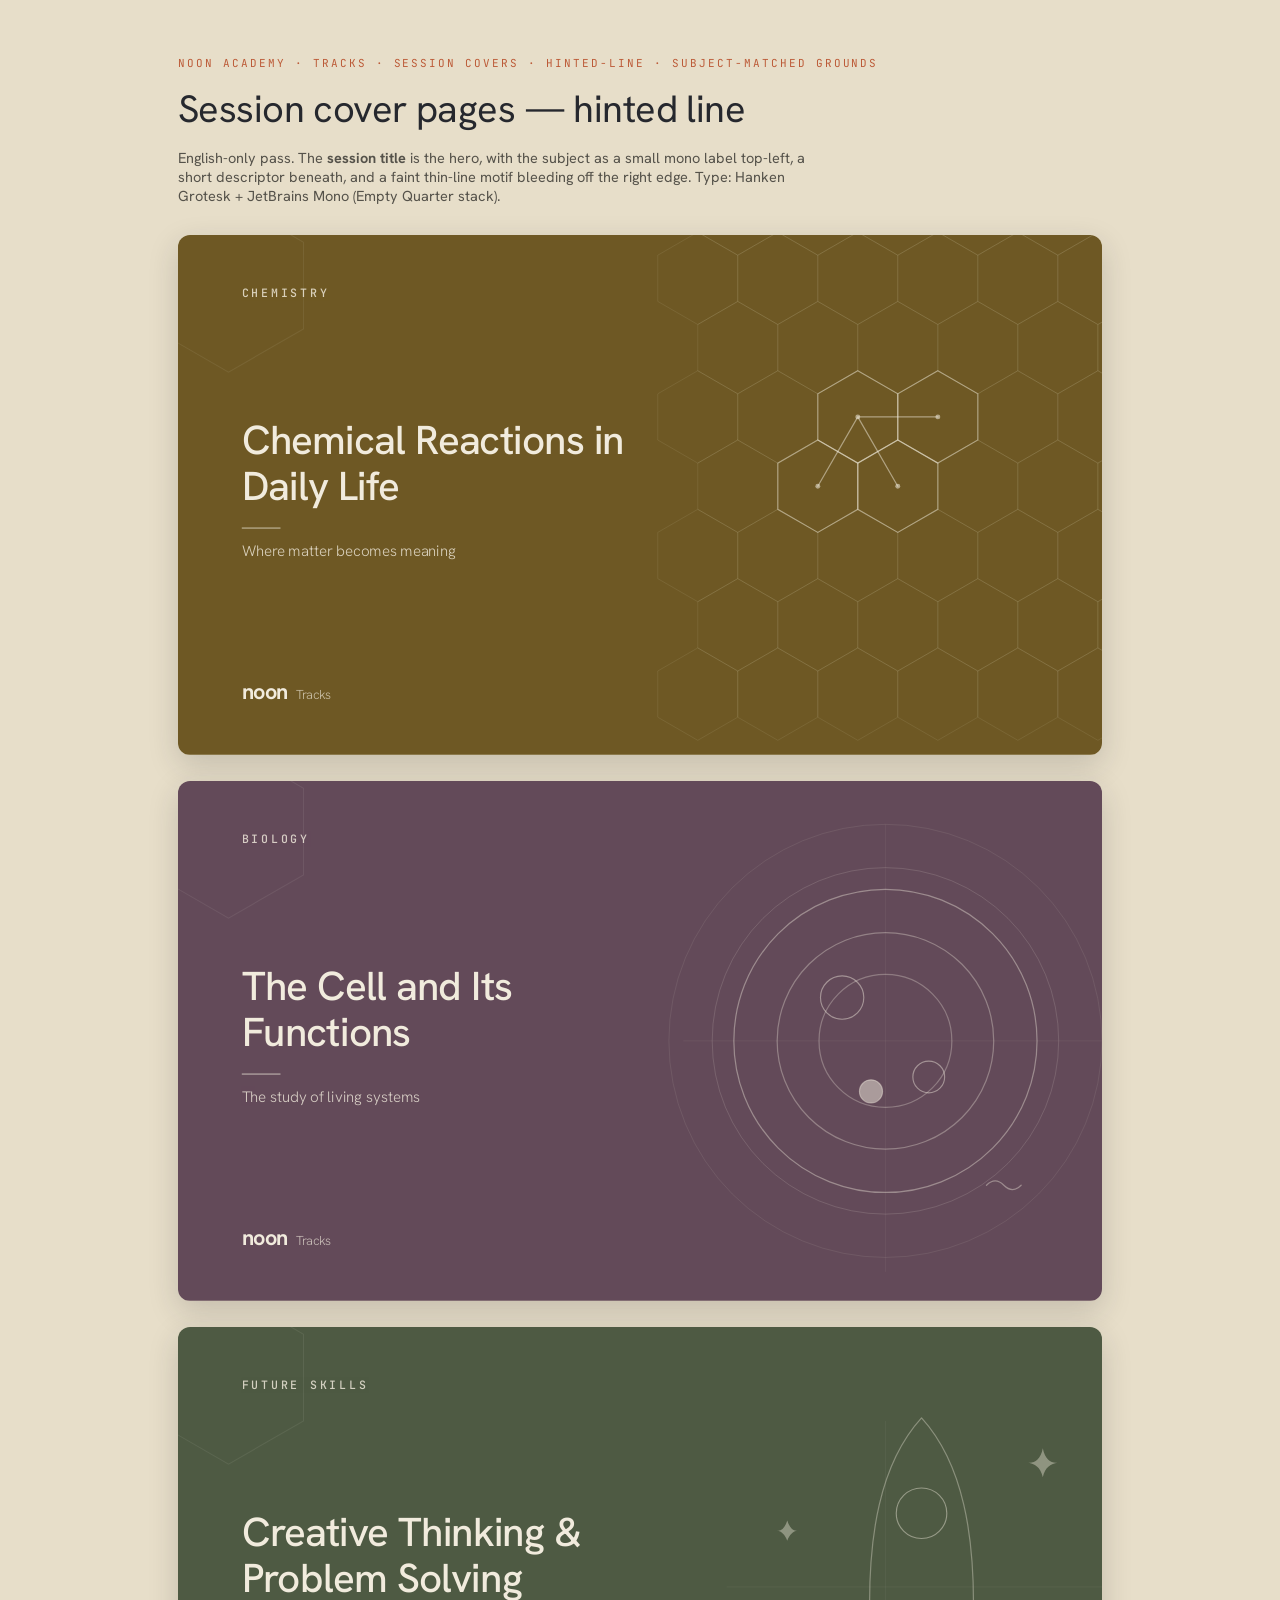
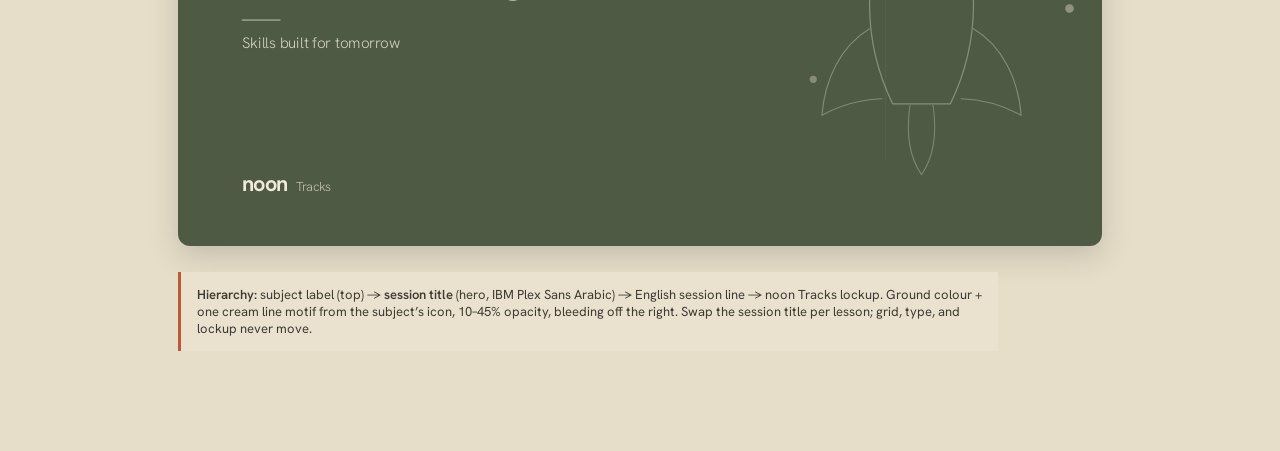
<file: subject-covers.html>
<!doctype html><html lang="en"><head><meta charset="utf-8"><meta name="viewport" content="width=device-width,initial-scale=1">
<title>Empty Quarter — Subject Cover Pages</title>
<link rel="preconnect" href="https://fonts.googleapis.com"><link rel="preconnect" href="https://fonts.gstatic.com" crossorigin>
<link href="https://fonts.googleapis.com/css2?family=Hanken+Grotesk:wght@300;400;500;600;700&family=IBM+Plex+Sans+Arabic:wght@300;400;500;600&family=JetBrains+Mono:wght@400;500&display=swap" rel="stylesheet">
<style>
:root{--plaster:#F1EBDD;--ink:#26282E;--terra:#BC5A37;--mut:#8A8272;--mono:'JetBrains Mono',monospace}
*{box-sizing:border-box;margin:0;padding:0}
body{background:#E7DEC9;color:var(--ink);font-family:'Hanken Grotesk',sans-serif;-webkit-font-smoothing:antialiased}
.wrap{max-width:980px;margin:0 auto;padding:56px 28px 100px}
.meta{font-family:var(--mono);font-size:11px;letter-spacing:.18em;color:var(--terra);margin-bottom:14px}
h1{font-size:38px;font-weight:400;letter-spacing:-.015em}
.intro{max-width:640px;color:#55524A;font-size:14.5px;margin:14px 0 30px}
.slide{border-radius:12px;overflow:hidden;box-shadow:0 10px 30px rgba(38,40,46,.18);margin-bottom:26px;aspect-ratio:16/9}
.slide svg{display:block;width:100%;height:100%}
.note{font-family:var(--mono);font-size:10.5px;letter-spacing:.1em;color:var(--mut);margin:-14px 0 30px 4px}
.legend{background:#EAE2CF;border-left:3px solid var(--terra);padding:14px 16px;font-size:13px;color:#3E3B34;max-width:820px;margin-top:8px}
.legend b{font-weight:600}

  .co-block{height:100%;display:flex;flex-direction:column;justify-content:space-between;font-family:'Hanken Grotesk',sans-serif}
  .co-subj{display:flex;align-items:baseline;gap:12px;color:#F1EBDD;opacity:.82}
  .co-subj .ar{font-family:'IBM Plex Sans Arabic',sans-serif;font-size:25px;font-weight:500}
  .co-subj .dot{opacity:.5;font-size:20px}
  .co-subj .en{font-family:'JetBrains Mono',monospace;font-size:16px;font-weight:500;letter-spacing:.22em}
  .co-hero .st{font-family:'Hanken Grotesk',sans-serif;font-weight:500;font-size:56px;line-height:1.12;letter-spacing:-.02em;color:#F1EBDD;text-align:left;max-width:560px}
  .co-hero .rule{width:54px;height:2px;background:#F1EBDD;opacity:.5;margin:26px 0 16px}
  .co-hero .sen{font-family:'Hanken Grotesk',sans-serif;font-weight:300;font-size:21px;color:#F1EBDD;opacity:.82}
  .co-logo{font-family:'Hanken Grotesk',sans-serif;font-weight:700;font-size:30px;letter-spacing:-1px;color:#F1EBDD}
  .co-logo span{font-weight:300;font-size:18px;opacity:.7;margin-left:5px}
</style></head><body><div class="wrap">
<div class="meta">NOON ACADEMY · TRACKS · SESSION COVERS · HINTED-LINE · SUBJECT-MATCHED GROUNDS</div>
<h1>Session cover pages — hinted line</h1>
<p class="intro">English-only pass. The <b>session title</b> is the hero, with the subject as a small mono label top-left, a short descriptor beneath, and a faint thin-line motif bleeding off the right edge. Type: Hanken Grotesk + JetBrains Mono (Empty Quarter stack).</p>

<div class="slide">
<svg viewBox="0 0 1280 720" xmlns="http://www.w3.org/2000/svg" preserveAspectRatio="xMidYMid slice">
  <rect width="1280" height="720" fill="#6E5824"/>
  <polygon points="70.0,-50.0 173.9,10.0 173.9,130.0 70.0,190.0 -33.9,130.0 -33.9,10.0" fill="none" stroke="#F1EBDD" stroke-opacity=".08" stroke-width="1.4"/>
  <polygon points="775.4,-100.0 830.9,-68.0 830.9,-4.0 775.4,28.0 720.0,-4.0 720.0,-68.0" fill="none" stroke="#F1EBDD" stroke-opacity=".10" stroke-width="1.2"/><polygon points="886.3,-100.0 941.7,-68.0 941.7,-4.0 886.3,28.0 830.9,-4.0 830.9,-68.0" fill="none" stroke="#F1EBDD" stroke-opacity=".10" stroke-width="1.2"/><polygon points="997.1,-100.0 1052.6,-68.0 1052.6,-4.0 997.1,28.0 941.7,-4.0 941.7,-68.0" fill="none" stroke="#F1EBDD" stroke-opacity=".10" stroke-width="1.2"/><polygon points="1108.0,-100.0 1163.4,-68.0 1163.4,-4.0 1108.0,28.0 1052.6,-4.0 1052.6,-68.0" fill="none" stroke="#F1EBDD" stroke-opacity=".10" stroke-width="1.2"/><polygon points="1218.8,-100.0 1274.3,-68.0 1274.3,-4.0 1218.8,28.0 1163.4,-4.0 1163.4,-68.0" fill="none" stroke="#F1EBDD" stroke-opacity=".10" stroke-width="1.2"/><polygon points="1329.7,-100.0 1385.1,-68.0 1385.1,-4.0 1329.7,28.0 1274.3,-4.0 1274.3,-68.0" fill="none" stroke="#F1EBDD" stroke-opacity=".10" stroke-width="1.2"/><polygon points="1440.5,-100.0 1496.0,-68.0 1496.0,-4.0 1440.5,28.0 1385.1,-4.0 1385.1,-68.0" fill="none" stroke="#F1EBDD" stroke-opacity=".10" stroke-width="1.2"/><polygon points="720.0,-4.0 775.4,28.0 775.4,92.0 720.0,124.0 664.6,92.0 664.6,28.0" fill="none" stroke="#F1EBDD" stroke-opacity=".10" stroke-width="1.2"/><polygon points="830.9,-4.0 886.3,28.0 886.3,92.0 830.9,124.0 775.4,92.0 775.4,28.0" fill="none" stroke="#F1EBDD" stroke-opacity=".10" stroke-width="1.2"/><polygon points="941.7,-4.0 997.1,28.0 997.1,92.0 941.7,124.0 886.3,92.0 886.3,28.0" fill="none" stroke="#F1EBDD" stroke-opacity=".10" stroke-width="1.2"/><polygon points="1052.6,-4.0 1108.0,28.0 1108.0,92.0 1052.6,124.0 997.1,92.0 997.1,28.0" fill="none" stroke="#F1EBDD" stroke-opacity=".10" stroke-width="1.2"/><polygon points="1163.4,-4.0 1218.8,28.0 1218.8,92.0 1163.4,124.0 1108.0,92.0 1108.0,28.0" fill="none" stroke="#F1EBDD" stroke-opacity=".10" stroke-width="1.2"/><polygon points="1274.3,-4.0 1329.7,28.0 1329.7,92.0 1274.3,124.0 1218.8,92.0 1218.8,28.0" fill="none" stroke="#F1EBDD" stroke-opacity=".10" stroke-width="1.2"/><polygon points="1385.1,-4.0 1440.5,28.0 1440.5,92.0 1385.1,124.0 1329.7,92.0 1329.7,28.0" fill="none" stroke="#F1EBDD" stroke-opacity=".10" stroke-width="1.2"/><polygon points="775.4,92.0 830.9,124.0 830.9,188.0 775.4,220.0 720.0,188.0 720.0,124.0" fill="none" stroke="#F1EBDD" stroke-opacity=".10" stroke-width="1.2"/><polygon points="886.3,92.0 941.7,124.0 941.7,188.0 886.3,220.0 830.9,188.0 830.9,124.0" fill="none" stroke="#F1EBDD" stroke-opacity=".10" stroke-width="1.2"/><polygon points="997.1,92.0 1052.6,124.0 1052.6,188.0 997.1,220.0 941.7,188.0 941.7,124.0" fill="none" stroke="#F1EBDD" stroke-opacity=".10" stroke-width="1.2"/><polygon points="1108.0,92.0 1163.4,124.0 1163.4,188.0 1108.0,220.0 1052.6,188.0 1052.6,124.0" fill="none" stroke="#F1EBDD" stroke-opacity=".10" stroke-width="1.2"/><polygon points="1218.8,92.0 1274.3,124.0 1274.3,188.0 1218.8,220.0 1163.4,188.0 1163.4,124.0" fill="none" stroke="#F1EBDD" stroke-opacity=".10" stroke-width="1.2"/><polygon points="1329.7,92.0 1385.1,124.0 1385.1,188.0 1329.7,220.0 1274.3,188.0 1274.3,124.0" fill="none" stroke="#F1EBDD" stroke-opacity=".10" stroke-width="1.2"/><polygon points="1440.5,92.0 1496.0,124.0 1496.0,188.0 1440.5,220.0 1385.1,188.0 1385.1,124.0" fill="none" stroke="#F1EBDD" stroke-opacity=".10" stroke-width="1.2"/><polygon points="720.0,188.0 775.4,220.0 775.4,284.0 720.0,316.0 664.6,284.0 664.6,220.0" fill="none" stroke="#F1EBDD" stroke-opacity=".10" stroke-width="1.2"/><polygon points="830.9,188.0 886.3,220.0 886.3,284.0 830.9,316.0 775.4,284.0 775.4,220.0" fill="none" stroke="#F1EBDD" stroke-opacity=".10" stroke-width="1.2"/><polygon points="941.7,188.0 997.1,220.0 997.1,284.0 941.7,316.0 886.3,284.0 886.3,220.0" fill="none" stroke="#F1EBDD" stroke-opacity=".10" stroke-width="1.2"/><polygon points="1052.6,188.0 1108.0,220.0 1108.0,284.0 1052.6,316.0 997.1,284.0 997.1,220.0" fill="none" stroke="#F1EBDD" stroke-opacity=".10" stroke-width="1.2"/><polygon points="1163.4,188.0 1218.8,220.0 1218.8,284.0 1163.4,316.0 1108.0,284.0 1108.0,220.0" fill="none" stroke="#F1EBDD" stroke-opacity=".10" stroke-width="1.2"/><polygon points="1274.3,188.0 1329.7,220.0 1329.7,284.0 1274.3,316.0 1218.8,284.0 1218.8,220.0" fill="none" stroke="#F1EBDD" stroke-opacity=".10" stroke-width="1.2"/><polygon points="1385.1,188.0 1440.5,220.0 1440.5,284.0 1385.1,316.0 1329.7,284.0 1329.7,220.0" fill="none" stroke="#F1EBDD" stroke-opacity=".10" stroke-width="1.2"/><polygon points="775.4,284.0 830.9,316.0 830.9,380.0 775.4,412.0 720.0,380.0 720.0,316.0" fill="none" stroke="#F1EBDD" stroke-opacity=".10" stroke-width="1.2"/><polygon points="886.3,284.0 941.7,316.0 941.7,380.0 886.3,412.0 830.9,380.0 830.9,316.0" fill="none" stroke="#F1EBDD" stroke-opacity=".10" stroke-width="1.2"/><polygon points="997.1,284.0 1052.6,316.0 1052.6,380.0 997.1,412.0 941.7,380.0 941.7,316.0" fill="none" stroke="#F1EBDD" stroke-opacity=".10" stroke-width="1.2"/><polygon points="1108.0,284.0 1163.4,316.0 1163.4,380.0 1108.0,412.0 1052.6,380.0 1052.6,316.0" fill="none" stroke="#F1EBDD" stroke-opacity=".10" stroke-width="1.2"/><polygon points="1218.8,284.0 1274.3,316.0 1274.3,380.0 1218.8,412.0 1163.4,380.0 1163.4,316.0" fill="none" stroke="#F1EBDD" stroke-opacity=".10" stroke-width="1.2"/><polygon points="1329.7,284.0 1385.1,316.0 1385.1,380.0 1329.7,412.0 1274.3,380.0 1274.3,316.0" fill="none" stroke="#F1EBDD" stroke-opacity=".10" stroke-width="1.2"/><polygon points="1440.5,284.0 1496.0,316.0 1496.0,380.0 1440.5,412.0 1385.1,380.0 1385.1,316.0" fill="none" stroke="#F1EBDD" stroke-opacity=".10" stroke-width="1.2"/><polygon points="720.0,380.0 775.4,412.0 775.4,476.0 720.0,508.0 664.6,476.0 664.6,412.0" fill="none" stroke="#F1EBDD" stroke-opacity=".10" stroke-width="1.2"/><polygon points="830.9,380.0 886.3,412.0 886.3,476.0 830.9,508.0 775.4,476.0 775.4,412.0" fill="none" stroke="#F1EBDD" stroke-opacity=".10" stroke-width="1.2"/><polygon points="941.7,380.0 997.1,412.0 997.1,476.0 941.7,508.0 886.3,476.0 886.3,412.0" fill="none" stroke="#F1EBDD" stroke-opacity=".10" stroke-width="1.2"/><polygon points="1052.6,380.0 1108.0,412.0 1108.0,476.0 1052.6,508.0 997.1,476.0 997.1,412.0" fill="none" stroke="#F1EBDD" stroke-opacity=".10" stroke-width="1.2"/><polygon points="1163.4,380.0 1218.8,412.0 1218.8,476.0 1163.4,508.0 1108.0,476.0 1108.0,412.0" fill="none" stroke="#F1EBDD" stroke-opacity=".10" stroke-width="1.2"/><polygon points="1274.3,380.0 1329.7,412.0 1329.7,476.0 1274.3,508.0 1218.8,476.0 1218.8,412.0" fill="none" stroke="#F1EBDD" stroke-opacity=".10" stroke-width="1.2"/><polygon points="1385.1,380.0 1440.5,412.0 1440.5,476.0 1385.1,508.0 1329.7,476.0 1329.7,412.0" fill="none" stroke="#F1EBDD" stroke-opacity=".10" stroke-width="1.2"/><polygon points="775.4,476.0 830.9,508.0 830.9,572.0 775.4,604.0 720.0,572.0 720.0,508.0" fill="none" stroke="#F1EBDD" stroke-opacity=".10" stroke-width="1.2"/><polygon points="886.3,476.0 941.7,508.0 941.7,572.0 886.3,604.0 830.9,572.0 830.9,508.0" fill="none" stroke="#F1EBDD" stroke-opacity=".10" stroke-width="1.2"/><polygon points="997.1,476.0 1052.6,508.0 1052.6,572.0 997.1,604.0 941.7,572.0 941.7,508.0" fill="none" stroke="#F1EBDD" stroke-opacity=".10" stroke-width="1.2"/><polygon points="1108.0,476.0 1163.4,508.0 1163.4,572.0 1108.0,604.0 1052.6,572.0 1052.6,508.0" fill="none" stroke="#F1EBDD" stroke-opacity=".10" stroke-width="1.2"/><polygon points="1218.8,476.0 1274.3,508.0 1274.3,572.0 1218.8,604.0 1163.4,572.0 1163.4,508.0" fill="none" stroke="#F1EBDD" stroke-opacity=".10" stroke-width="1.2"/><polygon points="1329.7,476.0 1385.1,508.0 1385.1,572.0 1329.7,604.0 1274.3,572.0 1274.3,508.0" fill="none" stroke="#F1EBDD" stroke-opacity=".10" stroke-width="1.2"/><polygon points="1440.5,476.0 1496.0,508.0 1496.0,572.0 1440.5,604.0 1385.1,572.0 1385.1,508.0" fill="none" stroke="#F1EBDD" stroke-opacity=".10" stroke-width="1.2"/><polygon points="720.0,572.0 775.4,604.0 775.4,668.0 720.0,700.0 664.6,668.0 664.6,604.0" fill="none" stroke="#F1EBDD" stroke-opacity=".10" stroke-width="1.2"/><polygon points="830.9,572.0 886.3,604.0 886.3,668.0 830.9,700.0 775.4,668.0 775.4,604.0" fill="none" stroke="#F1EBDD" stroke-opacity=".10" stroke-width="1.2"/><polygon points="941.7,572.0 997.1,604.0 997.1,668.0 941.7,700.0 886.3,668.0 886.3,604.0" fill="none" stroke="#F1EBDD" stroke-opacity=".10" stroke-width="1.2"/><polygon points="1052.6,572.0 1108.0,604.0 1108.0,668.0 1052.6,700.0 997.1,668.0 997.1,604.0" fill="none" stroke="#F1EBDD" stroke-opacity=".10" stroke-width="1.2"/><polygon points="1163.4,572.0 1218.8,604.0 1218.8,668.0 1163.4,700.0 1108.0,668.0 1108.0,604.0" fill="none" stroke="#F1EBDD" stroke-opacity=".10" stroke-width="1.2"/><polygon points="1274.3,572.0 1329.7,604.0 1329.7,668.0 1274.3,700.0 1218.8,668.0 1218.8,604.0" fill="none" stroke="#F1EBDD" stroke-opacity=".10" stroke-width="1.2"/><polygon points="1385.1,572.0 1440.5,604.0 1440.5,668.0 1385.1,700.0 1329.7,668.0 1329.7,604.0" fill="none" stroke="#F1EBDD" stroke-opacity=".10" stroke-width="1.2"/><polygon points="886.3,284.0 941.7,316.0 941.7,380.0 886.3,412.0 830.9,380.0 830.9,316.0" fill="none" stroke="#F1EBDD" stroke-opacity=".42" stroke-width="1.7"/><polygon points="941.7,188.0 997.1,220.0 997.1,284.0 941.7,316.0 886.3,284.0 886.3,220.0" fill="none" stroke="#F1EBDD" stroke-opacity=".42" stroke-width="1.7"/><polygon points="1052.6,188.0 1108.0,220.0 1108.0,284.0 1052.6,316.0 997.1,284.0 997.1,220.0" fill="none" stroke="#F1EBDD" stroke-opacity=".42" stroke-width="1.7"/><polygon points="997.1,284.0 1052.6,316.0 1052.6,380.0 997.1,412.0 941.7,380.0 941.7,316.0" fill="none" stroke="#F1EBDD" stroke-opacity=".42" stroke-width="1.7"/><path d="M886.3 348 L941.7 252 L1052.6 252 M941.7 252 L997.1 348" fill="none" stroke="#F1EBDD" stroke-opacity=".5" stroke-width="1.7" stroke-linecap="round"/><circle cx="886.3" cy="348" r="3.4" fill="#F1EBDD" fill-opacity=".55"/><circle cx="941.7" cy="252" r="3.4" fill="#F1EBDD" fill-opacity=".55"/><circle cx="1052.6" cy="252" r="3.4" fill="#F1EBDD" fill-opacity=".55"/><circle cx="997.1" cy="348" r="3.4" fill="#F1EBDD" fill-opacity=".55"/>
    <foreignObject x="88" y="70" width="700" height="582"><div xmlns="http://www.w3.org/1999/xhtml" class="co-block"><div class="co-subj"><span class="en">CHEMISTRY</span></div><div class="co-hero"><div class="st">Chemical Reactions in Daily Life</div><div class="rule"></div><div class="sen">Where matter becomes meaning</div></div><div class="co-logo">noon <span>Tracks</span></div></div></foreignObject>
</svg>
</div>
<div class="slide">
<svg viewBox="0 0 1280 720" xmlns="http://www.w3.org/2000/svg" preserveAspectRatio="xMidYMid slice">
  <rect width="1280" height="720" fill="#634A59"/>
  <polygon points="70.0,-50.0 173.9,10.0 173.9,130.0 70.0,190.0 -33.9,130.0 -33.9,10.0" fill="none" stroke="#F1EBDD" stroke-opacity=".08" stroke-width="1.4"/>
  <circle cx="980" cy="360" r="300" fill="none" stroke="#F1EBDD" stroke-opacity="0.1" stroke-width="1.2"/><circle cx="980" cy="360" r="240" fill="none" stroke="#F1EBDD" stroke-opacity="0.16" stroke-width="1.3"/><circle cx="980" cy="360" r="210" fill="none" stroke="#F1EBDD" stroke-opacity="0.4" stroke-width="1.7"/><circle cx="980" cy="360" r="150" fill="none" stroke="#F1EBDD" stroke-opacity="0.34" stroke-width="1.7"/><circle cx="980" cy="360" r="92" fill="none" stroke="#F1EBDD" stroke-opacity="0.3" stroke-width="1.7"/><circle cx="920" cy="300" r="30" fill="#F1EBDD" fill-opacity="0" stroke="#F1EBDD" stroke-opacity=".45" stroke-width="1.6"/><circle cx="1040" cy="410" r="22" fill="#F1EBDD" fill-opacity="0" stroke="#F1EBDD" stroke-opacity=".45" stroke-width="1.6"/><circle cx="960" cy="430" r="16" fill="#F1EBDD" fill-opacity="0.5" stroke="#F1EBDD" stroke-opacity=".45" stroke-width="1.6"/><path d="M700 360 H1280 M980 60 V680" fill="none" stroke="#F1EBDD" stroke-opacity=".08" stroke-width="1"/><path d="M1120 560 q12 -12 24 0 q12 12 24 0" fill="none" stroke="#F1EBDD" stroke-opacity=".4" stroke-width="1.7" stroke-linecap="round"/>
    <foreignObject x="88" y="70" width="700" height="582"><div xmlns="http://www.w3.org/1999/xhtml" class="co-block"><div class="co-subj"><span class="en">BIOLOGY</span></div><div class="co-hero"><div class="st">The Cell and Its Functions</div><div class="rule"></div><div class="sen">The study of living systems</div></div><div class="co-logo">noon <span>Tracks</span></div></div></foreignObject>
</svg>
</div>
<div class="slide">
<svg viewBox="0 0 1280 720" xmlns="http://www.w3.org/2000/svg" preserveAspectRatio="xMidYMid slice">
  <rect width="1280" height="720" fill="#4E5A43"/>
  <polygon points="70.0,-50.0 173.9,10.0 173.9,130.0 70.0,190.0 -33.9,130.0 -33.9,10.0" fill="none" stroke="#F1EBDD" stroke-opacity=".08" stroke-width="1.4"/>
  <path d="M980 130 V600 M760 360 H1280" fill="none" stroke="#F1EBDD" stroke-opacity=".07" stroke-width="1"/><path d="M1030 126 C1090 192 1102 294 1102 384 C1102 440 1088 485 1070 522 H990 C972 485 958 440 958 384 C958 294 970 192 1030 126 Z" stroke="#F1EBDD" stroke-opacity="0.36" stroke-width="1.7" fill="none" stroke-linecap="round" stroke-linejoin="round"/><circle cx="1030" cy="258" r="35" stroke="#F1EBDD" stroke-opacity="0.44" stroke-width="1.6" fill="none" stroke-linecap="round" stroke-linejoin="round"/><path d="M958 418 C918 442 896 488 892 538 C917 524 948 516 975 515" stroke="#F1EBDD" stroke-opacity="0.32" stroke-width="1.6" fill="none" stroke-linecap="round" stroke-linejoin="round"/><path d="M1102 418 C1142 442 1164 488 1168 538 C1143 524 1112 516 1085 515" stroke="#F1EBDD" stroke-opacity="0.32" stroke-width="1.6" fill="none" stroke-linecap="round" stroke-linejoin="round"/><path d="M1014 524 C1008 566 1013 596 1030 620 C1047 596 1052 566 1046 524" stroke="#F1EBDD" stroke-opacity="0.3" stroke-width="1.5" fill="none" stroke-linecap="round" stroke-linejoin="round"/><path d="M1198 168 C1201 184 1210 189 1218 188 C1210 189 1201 194 1198 208 C1195 194 1186 189 1178 188 C1186 189 1195 184 1198 168 Z" fill="#F1EBDD" fill-opacity="0.4"/><path d="M844 268 C847 278 852 283 858 282 C852 283 847 288 844 296 C841 288 836 283 830 282 C836 283 841 278 844 268 Z" fill="#F1EBDD" fill-opacity="0.4"/><circle cx="1235" cy="390" r="6" fill="#F1EBDD" fill-opacity="0.4"/><circle cx="880" cy="488" r="5" fill="#F1EBDD" fill-opacity="0.35"/>
    <foreignObject x="88" y="70" width="700" height="582"><div xmlns="http://www.w3.org/1999/xhtml" class="co-block"><div class="co-subj"><span class="en">FUTURE SKILLS</span></div><div class="co-hero"><div class="st">Creative Thinking &amp; Problem Solving</div><div class="rule"></div><div class="sen">Skills built for tomorrow</div></div><div class="co-logo">noon <span>Tracks</span></div></div></foreignObject>
</svg>
</div>
<div class="legend"><b>Hierarchy:</b> subject label (top) → <b>session title</b> (hero, IBM Plex Sans Arabic) → English session line → noon Tracks lockup. Ground colour + one cream line motif from the subject’s icon, 10–45% opacity, bleeding off the right. Swap the session title per lesson; grid, type, and lockup never move.</div>
</div>
<script>
/* embed mode: ?slide=N shows only the Nth slide, full viewport, no chrome */
(function () {
  var m = /[?&]slide=(\d+)/.exec(location.search);
  if (!m) return;
  var n = +m[1];
  var slides = document.querySelectorAll('.slide');
  if (!slides[n - 1]) return;
  document.body.style.background = 'transparent';
  var wrap = document.querySelector('.wrap');
  wrap.style.maxWidth = 'none';
  wrap.style.padding = '0';
  Array.prototype.forEach.call(wrap.children, function (el) {
    if (el !== slides[n - 1]) el.style.display = 'none';
  });
  var s = slides[n - 1];
  s.style.borderRadius = '0';
  s.style.boxShadow = 'none';
  s.style.margin = '0';
  s.style.width = '100vw';
  s.style.height = '100vh';
  /* &bare=1 hides the text block and lockup, leaving only the line motif */
  if (/[?&]bare=1/.test(location.search)) {
    Array.prototype.forEach.call(s.querySelectorAll('foreignObject'), function (fo) {
      fo.style.display = 'none';
    });
  }
})();
</script>
</body></html>
</file>
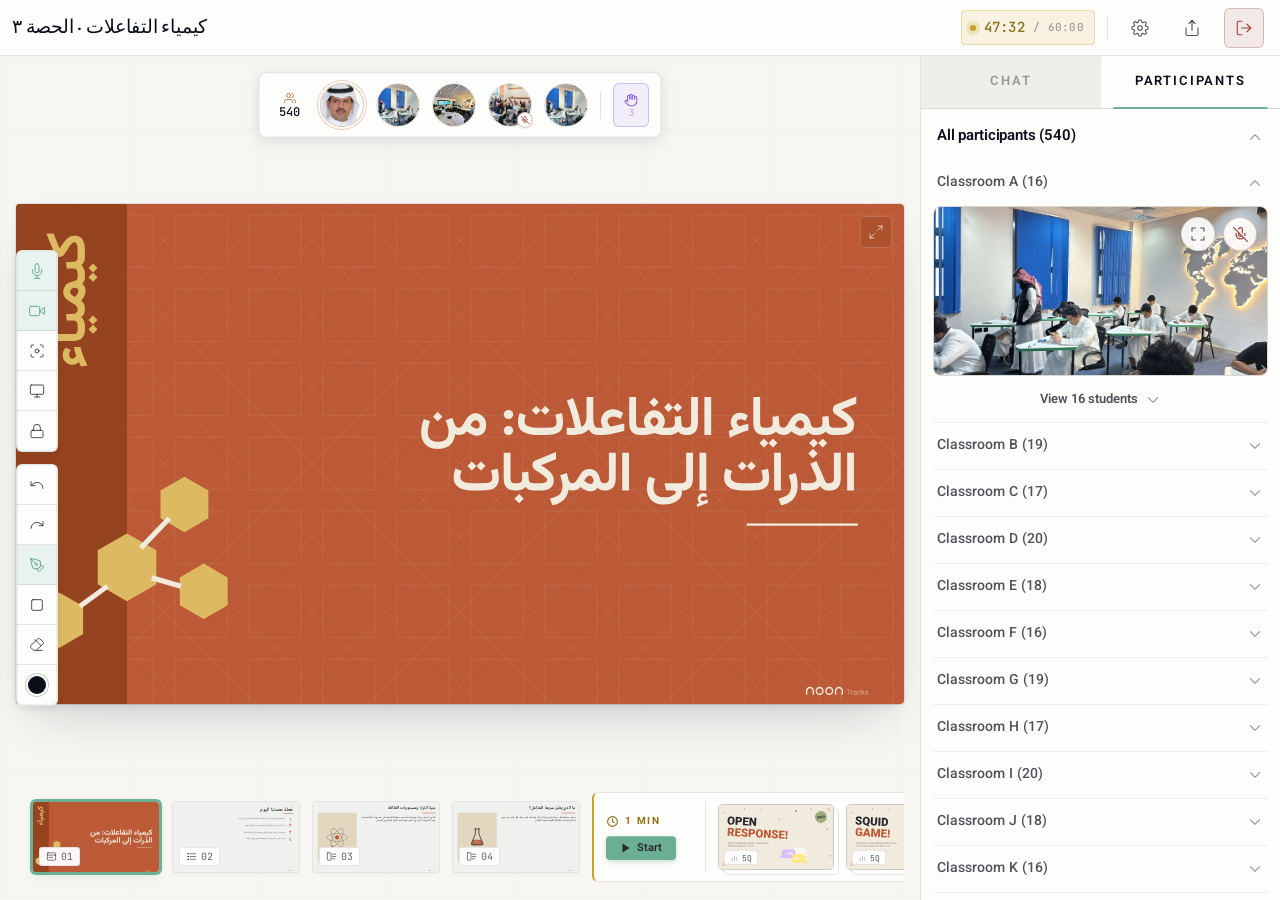
<file: teacher-classroom.html>
<!doctype html>
<html lang="en" class="paper-mode">
<head>
<meta charset="utf-8" />
<meta name="viewport" content="width=1440, initial-scale=1" />
<title>Noon Academy — Teacher · Live Classroom (Paper · White)</title>
<link rel="stylesheet" href="assets/colors_and_type.css" />
<style>
  /* ==========================================================================
     Teacher · Live Classroom — Paper specimen mode
     A daylight classroom. The slide is a sheet of notebook paper on the desk.
     Gold still signals time. Iris carries the raised voice.
     ========================================================================== */

  /* ---- Calm surface ramp: lighter, crisp near-white, trace warmth.
     Overrides the shared paper tokens so every paper-mode surface lifts. ---- */
  .paper-mode {
    --paper-100: #fdfdfc;   /* lightest UI surface — header, sidebar, cards */
    --paper-200: #f7f6f3;   /* room / desk background */
    --paper-300: #efeeea;   /* recessed — tabs, composer zone */
    /* EQ palette — Action is the one button colour (on Fog/Plaster): #6BAE93
       field with a deep-ink label (EQ "Deep green on Action", 5.8:1). */
    --accent:        #6BAE93;
    --accent-hover:  #7CBBA1;
    --accent-active: #5C9D83;
    --accent-fg:     #26282E;
    --accent-soft:   rgba(107,174,147,0.14);
    --accent-border: rgba(107,174,147,0.40);
    --accent-glow:   rgba(107,174,147,0.15);
  }

  *, *::before, *::after { box-sizing: border-box; }
  body {
    background: var(--paper-200);
    min-height: 100vh;
    overflow: hidden;
    color: var(--fg);
  }

  /* Faint ink grid on paper — major lines only, very faint. */
  body::before {
    content: "";
    position: fixed; inset: 0;
    background:
      linear-gradient(to right, rgba(10,15,26,0.014) 1px, transparent 1px) 0 0 / 128px 128px,
      linear-gradient(to bottom, rgba(10,15,26,0.014) 1px, transparent 1px) 0 0 / 128px 128px;
    pointer-events: none;
    z-index: 0;
  }

  /* Outer 3-column grid: rail · main · sidebar. */
  .room {
    position: relative;
    z-index: 1;
    display: grid;
    grid-template-columns: 1fr 360px;
    grid-template-rows: 56px 1fr;
    height: 100vh;
    width: 100vw;
  }

  /* =========== HEADER =========== */
  .header {
    grid-column: 1 / -1;
    display: flex;
    align-items: center;
    justify-content: space-between;
    padding: 0 16px 0 12px;
    background: var(--paper-100);
    border-bottom: 1px solid var(--border);
    position: relative;
    z-index: 5;
    box-shadow: 0 1px 0 rgba(10,15,26,0.02);
  }
  .header__left, .header__right {
    display: flex; align-items: center; gap: 12px;
  }
  .class-meta { display: flex; align-items: center; gap: 14px; }
  .class-title {
    font-family: var(--font-serif);
    font-size: 19px;
    font-weight: 500;
    letter-spacing: -0.01em;
    color: var(--fg);
  }
  .class-sub {
    font-family: var(--font-sans);
    font-size: 11px;
    letter-spacing: var(--tracking-caps);
    text-transform: uppercase;
    color: var(--fg-faint);
    border-left: 1px solid var(--border);
    padding-left: 14px;
  }
  .timer {
    display: inline-flex; align-items: center; gap: 8px;
    padding: 6px 10px 6px 8px;
    border-radius: 4px;
    background: var(--signal-soft);
    border: 1px solid var(--signal-border);
    font-family: var(--font-mono);
    font-size: 14px;
    font-weight: 500;
    color: var(--gold-500);
    letter-spacing: 0.02em;
  }
  .timer__dot {
    width: 6px; height: 6px; border-radius: 999px;
    background: var(--signal);
    box-shadow: 0 0 0 4px rgba(201,162,39,0.20);
    animation: pulse 2.4s infinite;
  }
  @keyframes pulse {
    0%, 100% { opacity: 1; }
    50% { opacity: 0.45; }
  }

  .icon-btn {
    height: 40px; width: 40px;
    display: inline-flex; align-items: center; justify-content: center;
    border-radius: 6px;
    background: transparent;
    border: 1px solid transparent;
    color: var(--fg-muted);
    cursor: pointer;
    transition: all var(--dur-1) var(--ease);
  }
  .icon-btn:hover {
    background: var(--hover-overlay);
    color: var(--fg);
  }
  .icon-btn--active {
    background: var(--accent-soft);
    border-color: var(--accent-border);
    color: var(--accent);
  }
  .icon-btn--danger {
    background: var(--danger-soft);
    border-color: var(--danger-border);
    color: var(--danger);
  }
  .icon-btn--danger:hover {
    background: rgba(154,67,57,0.16);
  }

  /* =========== STAGE (center) =========== */
  .stage {
    position: relative;
    display: flex;
    flex-direction: column;
    padding: 16px 16px 0 16px;
    gap: 12px;
    min-width: 0;
    overflow: hidden;
  }

  /* Top floating participant strip */
  .participants {
    position: absolute;
    top: 16px; left: 50%; transform: translateX(-50%);
    z-index: 4;
    display: flex; align-items: center; gap: 12px;
    padding: 10px 12px;
    background: var(--paper-100);
    border: 1px solid var(--border);
    border-radius: 8px;
    box-shadow: var(--elev-3);
  }
  .count-pill {
    display: inline-flex; flex-direction: column; align-items: center; justify-content: center;
    gap: 2px;
    height: 44px; padding: 0 8px;
    color: var(--terra);
  }
  .count-pill svg { width: 12px; height: 12px; }
  .count-pill__n {
    font-family: var(--font-mono);
    font-size: 12px;
    font-weight: 500;
    line-height: 1;
    color: var(--fg);
  }
  .live-dot {
    position: absolute; top: -2px; right: -2px;
    width: 6px; height: 6px; border-radius: 999px;
    background: var(--danger);
    box-shadow: 0 0 0 3px var(--paper-100);
  }

  .avatar {
    width: 44px; height: 44px; border-radius: 999px;
    background: var(--bg-raised);
    border: 1px solid var(--border);
    position: relative;
    flex-shrink: 0;
    display: flex; align-items: center; justify-content: center;
  }
  .avatar__initial {
    font-family: var(--font-sans);
    font-size: 16px; font-weight: 600;
    letter-spacing: 0.02em;
    text-transform: uppercase;
    line-height: 1;
    color: var(--fg);
    user-select: none;
  }
  /* People are neutral. Two quiet tones — cream and a faint terracotta wash. */
  .avatar--t1, .avatar--t2 { background: var(--paper-200); border-color: var(--border-strong); }
  .avatar--t3, .avatar--t4 { background: var(--terra-soft); border-color: var(--terra-border); }
  .avatar--t1 .avatar__initial,
  .avatar--t2 .avatar__initial,
  .avatar--t3 .avatar__initial,
  .avatar--t4 .avatar__initial { color: var(--fg-muted); }
  .avatar--ring { box-shadow: 0 0 0 2px var(--iris); }
  .avatar--speaking {
    box-shadow: 0 0 0 2px var(--accent), 0 0 16px rgba(42,138,106,0.25);
  }
  .avatar__mic {
    position: absolute; bottom: -2px; right: -2px;
    width: 16px; height: 16px;
    background: var(--paper-100);
    border: 1px solid var(--border-strong);
    border-radius: 999px;
    display: inline-flex; align-items: center; justify-content: center;
    color: var(--fg-muted);
    box-shadow: 0 1px 2px rgba(10,15,26,0.08);
  }
  .avatar__mic svg { width: 8px; height: 8px; }
  .avatar__mic--off { color: var(--danger); border-color: var(--danger-border); }
  .avatar__team {
    position: absolute; top: -4px; left: -4px;
    width: 18px; height: 18px;
    background: var(--terra-soft);
    border: 1px solid var(--terra-border);
    color: var(--terra);
    border-radius: 4px;
    display: inline-flex; align-items: center; justify-content: center;
    font-family: var(--font-mono);
    font-size: 9px;
    font-weight: 700;
  }
  .vrule { width: 1px; height: 28px; background: var(--border); }

  .raise-hand {
    height: 44px;
    padding: 0 10px;
    display: inline-flex; flex-direction: column; align-items: center; justify-content: center;
    gap: 2px;
    background: var(--iris-soft);
    border: 1px solid var(--iris-border);
    border-radius: 6px;
    color: var(--iris);
    cursor: pointer;
    transition: all var(--dur-1) var(--ease);
  }
  .raise-hand:hover {
    background: rgba(142,99,224,0.15);
  }
  .raise-hand__count {
    font-family: var(--font-mono);
    font-size: 9px;
    line-height: 1;
    color: var(--iris-label);
  }

  /* Canvas — a sheet of notebook paper on the desk. */
  .canvas-wrap {
    flex: 1;
    display: flex; align-items: center; justify-content: center;
    position: relative;
    padding-top: 72px;
  }
  .canvas {
    position: relative;
    width: min(100%, calc((100vh - 280px) * 16 / 9));
    aspect-ratio: 16 / 9;
    background: #ffffff;
    color: var(--ink);
    border-radius: 4px;
    /* Mat shadow — the slide sits on top of paper-200 */
    box-shadow:
      0 0 0 1px rgba(10,15,26,0.08),
      0 1px 0 rgba(10,15,26,0.05),
      0 24px 48px -16px rgba(10,15,26,0.18),
      0 4px 12px -2px rgba(10,15,26,0.08);
    overflow: hidden;
  }
  /* Two-hole ring binding suggestion on the left edge */
  .canvas::before {
    content: "";
    position: absolute;
    left: 0; top: 0; bottom: 0; width: 44px;
    background: transparent;
    border-right: 1px solid rgba(197,90,78,0.16);
    pointer-events: none;
  }
  .canvas__topbar {
    position: absolute; top: 12px; left: 50%; transform: translateX(-50%);
    display: inline-flex; align-items: center; gap: 6px;
    padding: 6px 10px 6px 8px;
    background: var(--paper-100);
    border: 1px solid rgba(10,15,26,0.10);
    border-radius: 4px;
    box-shadow: 0 1px 2px rgba(10,15,26,0.06);
    color: var(--ink);
    font-family: var(--font-sans);
    font-size: 13px;
    cursor: pointer;
    z-index: 3;
  }
  .canvas__topbar:hover { background: var(--paper-200); }
  .canvas__max {
    position: absolute; top: 12px; right: 12px;
    width: 32px; height: 32px;
    display: inline-flex; align-items: center; justify-content: center;
    color: rgba(10,15,26,0.45);
    background: rgba(255,255,255,0.6);
    border: 1px solid rgba(10,15,26,0.08);
    border-radius: 4px;
    cursor: pointer;
    z-index: 3;
  }
  .canvas__max:hover { color: var(--ink); background: var(--paper-100); }

  /* Slide content — notebook page */
  .slide {
    position: absolute; inset: 0;
    display: grid;
    grid-template-rows: auto 1fr auto;
    padding: 48px 56px 32px 72px;
    background:
      linear-gradient(to bottom, rgba(10,15,26,0.05) 1px, transparent 1px) 0 0 / 100% 38px;
    background-position: 0 47px;
  }
  .slide__caps {
    font-family: var(--font-sans);
    font-size: 10px;
    letter-spacing: var(--tracking-caps);
    text-transform: uppercase;
    color: rgba(10,15,26,0.45);
    display: flex; gap: 14px; align-items: center;
  }
  .slide__caps b {
    color: var(--fg-muted);
    font-weight: 600;
  }
  .slide__main {
    align-self: center;
    display: grid;
    grid-template-columns: 1.1fr 1fr;
    gap: 40px;
    align-items: center;
  }
  .slide h1 {
    font-family: var(--font-serif);
    font-size: clamp(36px, 4.2vw, 52px);
    font-weight: 500;
    color: var(--ink);
    letter-spacing: -0.02em;
    line-height: 1.02;
    text-wrap: balance;
  }
  .slide h1 em {
    color: var(--fg);
    font-style: italic;
    font-weight: 500;
  }
  .slide__lede {
    margin-top: 16px;
    font-family: var(--font-sans);
    font-size: 15px;
    color: rgba(10,15,26,0.65);
    max-width: 42ch;
    line-height: 1.5;
  }
  .slide__equation {
    display: flex; flex-direction: column;
    border-left: 1px solid rgba(10,15,26,0.12);
    padding-left: 32px;
    gap: 20px;
  }
  .slide__equation .label {
    font-family: var(--font-sans);
    font-size: 10px;
    letter-spacing: var(--tracking-caps);
    text-transform: uppercase;
    color: rgba(10,15,26,0.45);
  }
  .slide__equation .formula {
    font-family: var(--font-serif);
    font-style: italic;
    font-size: 44px;
    color: var(--ink);
    line-height: 1;
  }
  .slide__equation .formula sup, .slide__equation .formula sub {
    font-size: 60%;
  }
  .slide__equation .note {
    font-family: var(--font-mono);
    font-size: 11px;
    color: rgba(10,15,26,0.55);
  }
  .slide__footer {
    display: flex; align-items: center; justify-content: space-between;
    font-family: var(--font-mono);
    font-size: 10px;
    color: rgba(10,15,26,0.4);
    letter-spacing: 0.05em;
  }

  /* Annotation overlay — a teacher's red mark */
  .ink-mark { display: none; }
  .ink-mark--circle {
    bottom: 30%; right: 22%;
    width: 110px; height: 60px;
    border: 2.5px solid var(--danger);
    border-radius: 50%;
    transform: rotate(-8deg);
    opacity: 0.85;
  }
  .ink-mark--arrow {
    bottom: 22%; right: 32%;
    width: 80px; height: 50px;
  }

  /* ==========================================================================
     EQ · Chemistry title slide  (Empty Quarter — Tracks facet)
     Full-bleed terracotta with a khatam lattice. Gold is the subject signal;
     cream carries the voice. Colours are the EQ Tracks "Chemistry" facet:
       #bc5a37 terracotta · #96431f deep spine · #ddba62 gold · #f1ebdd cream.
     Everything scales in container units so it holds at any canvas size.
     ========================================================================== */
  .canvas { container-type: size; container-name: canvas; }
  /* When an EQ slide is live, drop the notebook-paper affordances. */
  .canvas.eq-full::before { display: none; }
  .canvas.eq-full .slide { padding: 0; background: none; }
  .canvas.eq-full .canvas__topbar { display: none; }
  .canvas.eq-dark .canvas__max { color: rgba(241,235,221,0.7); background: rgba(150,67,31,0.35); border-color: rgba(241,235,221,0.18); }
  .canvas.eq-dark .canvas__max:hover { color: #f1ebdd; background: rgba(150,67,31,0.6); }
  .canvas.eq-light .canvas__max { color: rgba(20,24,20,0.5); background: rgba(255,255,255,0.55); border-color: rgba(20,24,20,0.12); }
  .canvas.eq-light .canvas__max:hover { color: #26282e; background: #fff; }

  .eq-cover-img, .cover-page-img { position: absolute; inset: 0; width: 100%; height: 100%;
                  object-fit: cover; display: block; }
  .slide--eq {
    position: absolute; inset: 0;
    display: block;
    background: #bc5a37;
    color: #f1ebdd;
    overflow: hidden;
    font-family: 'Vazirmatn', var(--font-sans);
  }
  /* Khatam lattice — truncated-square octagon tiling, very faint cream ink. */
  .slide--eq::before {
    content: "";
    position: absolute; inset: 0;
    background-image: url("data:image/svg+xml,%3Csvg%20xmlns='http://www.w3.org/2000/svg'%20width='120'%20height='120'%20viewBox='0%200%20120%20120'%3E%3Cg%20fill='none'%20stroke='%23f1ebdd'%20stroke-opacity='0.12'%20stroke-width='1.2'%3E%3Cpolygon%20points='35,0%2085,0%20120,35%20120,85%2085,120%2035,120%200,85%200,35'/%3E%3Cpolygon%20points='60,22%2098,60%2060,98%2022,60'/%3E%3C/g%3E%3C/svg%3E");
    background-size: 8.5cqw 8.5cqw;
    opacity: 0.9;
    pointer-events: none;
  }
  /* Deep spine — vertical subject band on the left edge (matches Figma). */
  .eq-spine {
    position: absolute; top: 0; left: 0; bottom: 0;
    width: 12.5cqw;
    background: #96431f;
    display: flex; align-items: center; justify-content: center;
    z-index: 2;
  }
  .eq-spine__label {
    transform: rotate(-90deg);
    font-family: 'Vazirmatn', var(--font-sans);
    font-weight: 700;
    font-size: 6.25cqw;
    line-height: 1;
    color: #ddba62;
    white-space: nowrap;
    letter-spacing: -0.01em;
  }
  /* Molecule — gold hexagon graph, low on the left, straddling the spine. */
  .eq-molecule {
    position: absolute; bottom: 3cqw; left: 6cqw;
    width: 21cqw; height: 21cqw;
    z-index: 3;
  }
  .eq-molecule svg { width: 100%; height: 100%; display: block; overflow: visible; }
  /* Content column — cream title + rule, right-aligned in the open field. */
  .eq-body {
    position: absolute; top: 0; bottom: 0;
    left: 12.5cqw; right: 0;
    padding: 6.5cqh 5cqw 6.5cqh 5cqw;
    display: flex; flex-direction: column; align-items: flex-end;
    justify-content: flex-start;
    z-index: 2;
  }
  .slide--eq .eq-title {
    margin-top: 20cqh;
    max-width: 62cqw;
    font-family: 'Vazirmatn', var(--font-sans);
    font-weight: 700;
    font-size: 6.25cqw;
    line-height: 1.02;
    letter-spacing: -0.02em;
    color: #f1ebdd;
    text-align: right;
    text-wrap: balance;
  }
  .eq-rule {
    position: absolute;
    top: 64cqh; right: 5.2cqw;
    width: 12.5cqw; height: 0.32cqw;
    min-height: 3px;
    background: #f1ebdd;
    border-radius: 2px;
    z-index: 2;
  }
  /* Foot — noon Tracks lockup, bottom-right corner (matches Figma). */
  .eq-foot {
    position: absolute; bottom: 2.6cqh; right: 3.2cqw;
    direction: ltr;
    display: inline-flex; align-items: center; gap: 0.6cqw;
    z-index: 2;
  }
  .eq-foot svg { height: 1.5cqw; width: auto; display: block; }
  .eq-foot__tracks {
    font-family: 'Vazirmatn', var(--font-sans);
    font-weight: 400;
    font-size: 0.95cqw;
    color: rgba(241,235,221,0.55);
    letter-spacing: 0.01em;
  }

  /* ==========================================================================
     EQ template family — cover · content · section · video · activity · end
     Every template is full-bleed inside the canvas and scales in container units.
     Shared khatam lattice lives in --eq-khatam.
     ========================================================================== */
  :root, .paper-mode {
    --eq-terra: #bc5a37; --eq-spine: #96431f; --eq-gold: #ddba62;
    --eq-cream: #f1ebdd; --eq-ink: #26282e; --eq-fog: #eff1ee; --eq-oak: #e2d6be;
    --eq-khatam: url("data:image/svg+xml,%3Csvg%20xmlns='http://www.w3.org/2000/svg'%20width='120'%20height='120'%20viewBox='0%200%20120%20120'%3E%3Cg%20fill='none'%20stroke='%23f1ebdd'%20stroke-opacity='0.12'%20stroke-width='1.2'%3E%3Cpolygon%20points='35,0%2085,0%20120,35%20120,85%2085,120%2035,120%200,85%200,35'/%3E%3Cpolygon%20points='60,22%2098,60%2060,98%2022,60'/%3E%3C/g%3E%3C/svg%3E");
  }
  .eqs { position: absolute; inset: 0; overflow: hidden; z-index: 1;
         font-family: 'Vazirmatn', var(--font-sans); }
  .eqs--terra { background: var(--eq-terra); color: var(--eq-cream); }
  .eqs--terra::before, .eq-section__panel::before {
    content: ""; position: absolute; inset: 0;
    background-image: var(--eq-khatam);
    background-size: 8.5cqw 8.5cqw; opacity: 0.9; pointer-events: none;
  }
  .eq-foot--dark { color: var(--eq-cream); }
  .eq-foot--light { color: var(--eq-ink); }

  /* ---- Content (paper · ruled) ---- */
  .eqs--paper { background: var(--eq-fog); color: var(--eq-ink); }
  .eqs--paper::before {
    content: ""; position: absolute; inset: 0; pointer-events: none;
    background-image:
      linear-gradient(rgba(20,24,20,0.05) 1px, transparent 1px),
      linear-gradient(90deg, rgba(20,24,20,0.05) 1px, transparent 1px);
    background-size: 3.1cqw 3.1cqw;
  }
  .eq-content { position: absolute; inset: 0; z-index: 1; direction: rtl;
                padding: 8cqh 5cqw; display: flex; flex-direction: column; }
  .eq-content__title { font-weight: 700; font-size: 4.6cqw; line-height: 1.05;
                       color: var(--eq-ink); text-align: right; }
  .eq-content__rule { margin-top: 1.6cqh; align-self: flex-start;
                      width: 9cqw; height: 0.32cqw; min-height: 3px;
                      background: var(--eq-terra); border-radius: 2px; }
  .eq-content__list { margin-top: 5.5cqh; display: flex; flex-direction: column; gap: 3cqh; }
  .eq-content__row { display: flex; gap: 2.4cqw; align-items: flex-start; }
  .eq-content__num { flex: 0 0 auto; width: 5cqw; text-align: center;
                     font-weight: 800; font-size: 5cqw; line-height: 0.9;
                     color: var(--eq-terra); }
  .eq-content__text { font-size: 1.7cqw; line-height: 1.75; color: rgba(38,40,46,0.82);
                      text-align: right; max-width: 60cqw; }

  /* ---- Content with image (Title + body — Grid) ---- */
  .eq-imgcontent { position: absolute; inset: 0; z-index: 1; direction: rtl; }
  .eq-imgcontent__img { position: absolute; top: 17.6cqh; bottom: 17.6cqh; left: 4.2cqw;
                        width: 35.4cqw; background: var(--eq-oak); border-radius: 1cqw;
                        overflow: hidden; display: flex; align-items: center; justify-content: center; }
  .eq-imgcontent__img svg { width: 64%; height: 64%; display: block; }
  .eq-imgcontent__body { position: absolute; top: 6cqh; right: 3.3cqw; left: 41cqw;
                         display: flex; flex-direction: column; align-items: flex-start; }
  .eq-imgcontent__title { align-self: stretch; text-align: right; font-weight: 700;
                          font-size: 4.2cqw; line-height: 1.14; color: var(--eq-ink); }
  .eq-imgcontent__rule { align-self: flex-start; margin-top: 3cqh;
                         width: 12.5cqw; height: 0.32cqw; min-height: 3px;
                         background: var(--eq-terra); border-radius: 2px; }
  .eq-imgcontent__text { align-self: stretch; text-align: right; margin-top: 3.4cqh;
                         font-weight: 500; font-size: 2.2cqw; line-height: 1.5; color: var(--eq-ink); }

  /* ---- Section divider (split · number) ---- */
  .eq-section { position: absolute; inset: 0; z-index: 1; background: var(--eq-cream); overflow: hidden; }
  .eq-section__panel { position: absolute; top: 0; bottom: 0; left: 0; width: 40cqw;
                       background: var(--eq-terra); overflow: hidden;
                       display: flex; align-items: center; justify-content: center; }
  .eq-section__num { position: relative; z-index: 1; font-weight: 800;
                     font-size: 24cqw; line-height: 1; color: var(--eq-cream); }
  .eq-section__body { position: absolute; top: 0; bottom: 0; left: 40cqw; right: 0;
                      direction: rtl; padding: 6cqh 5cqw;
                      display: flex; flex-direction: column;
                      align-items: flex-end; justify-content: center; }
  .eq-section__eyebrow { direction: ltr; font-weight: 700; font-size: 1.2cqw;
                         letter-spacing: 0.18em; text-transform: uppercase;
                         color: var(--eq-terra); }
  .eq-section__title { margin-top: 2.4cqh; font-weight: 700; font-size: 7cqw;
                       line-height: 1; color: var(--eq-ink); text-align: right; }
  .eq-section__rule { margin-top: 3.2cqh; width: 12cqw; height: 0.32cqw; min-height: 3px;
                      background: var(--eq-terra); border-radius: 2px; }

  /* ---- End slide (farewell) ---- */
  .eq-end { position: absolute; inset: 0; z-index: 1;
            display: flex; flex-direction: column; align-items: center; justify-content: center; gap: 7cqh; }
  .eq-end__icon { width: 13cqw; height: 13cqw; color: var(--eq-cream); }
  .eq-end__icon svg { width: 100%; height: 100%; display: block; overflow: visible; }
  .eq-end__title { font-weight: 700; font-size: 5cqw; color: var(--eq-cream);
                   text-align: center; direction: rtl; }

  /* ---- Video (EQ poster) ---- */
  .slide__videowrap.eqv { background: var(--eq-terra); }
  .eqv__poster { position: absolute; inset: 0; z-index: 2; pointer-events: none; background: var(--eq-terra);
                 display: flex; flex-direction: column; align-items: center; justify-content: center; gap: 2.4cqh; }
  .eqv__poster::before { content: ""; position: absolute; inset: 0;
                         background-image: var(--eq-khatam); background-size: 8.5cqw 8.5cqw;
                         opacity: 0.9; pointer-events: none; }
  .eqv__eyebrow { position: relative; font-weight: 700; font-size: 1.2cqw;
                  letter-spacing: 0.18em; text-transform: uppercase; color: var(--eq-gold); }
  .eqv__title { position: relative; font-weight: 700; font-size: 4cqw; line-height: 1.1;
                color: var(--eq-cream); text-align: center; direction: rtl; max-width: 62cqw; }
  .slide__videowrap.eqv .slide__playbtn { pointer-events: auto; position: relative; inset: auto; margin: 0;
                 width: 6cqw; height: 6cqw; background: var(--eq-cream); color: var(--eq-terra);
                 box-shadow: 0 0.6cqw 2cqw rgba(0,0,0,0.28); }
  .slide__videowrap.eqv .slide__playbtn svg { width: 2.2cqw; height: 2.2cqw; }
  .slide__videowrap.eqv.playing .eqv__poster { display: none; }

  /* ---- Foot lockup (noon · Tracks) shared across templates ---- */
  .eq-foot--tpl { position: absolute; bottom: 2.6cqh; left: 3.2cqw; direction: ltr;
                  z-index: 3; display: inline-flex; align-items: center; gap: 0.6cqw; }
  .eqs .eq-foot--tpl { left: auto; right: 3.2cqw; }
  .eq-foot--tpl svg { height: 1.5cqw; width: auto; display: block; }
  .eq-foot--tpl .eq-foot__tracks { font-family: 'Vazirmatn', var(--font-sans);
                  font-weight: 400; font-size: 0.95cqw; letter-spacing: 0.01em; opacity: 0.9; }

  /* ---- Activity cover (breakout) — noon activity design (blue field · white disc) ---- */
  .cover-page, .cover-page--solo, .cover-page--team { background: #86a7be !important; }
  .cover-page__disc { display: block; }
  .cover-page__art { display: flex; height: 33cqh; margin-bottom: 3cqh; }
  .cover-page__art svg, .cover-page__art img { height: 100%; width: auto; display: block; }
  .cover-page__body { z-index: 2; }
  .cover-page__name { color: #26282e !important; font-weight: 600; letter-spacing: -0.01em;
                      font-size: 4cqw; line-height: 1.1; }
  .cover-page__desc { color: #26282e !important; font-size: 1.6cqw; max-width: 60cqw; }
  .cover-page__motifs span { color: rgba(255,255,255,0.55) !important; }
  .cover-page__pills { z-index: 3; }
  .cover-page .cp-pill { background: rgba(255,255,255,0.9); border-color: #edeae3; color: #26282e;
                         backdrop-filter: blur(2px); }
  .cover-page .cp-pill svg { color: #26282e; }

  /* =========== LEFT TOOL RAIL =========== */
  .toolrail {
    position: absolute;
    top: 50%; left: 16px; transform: translateY(-50%);
    display: flex; flex-direction: column; gap: 12px;
    z-index: 5;
  }
  .toolgroup {
    display: flex; flex-direction: column;
    background: var(--paper-100);
    border: 1px solid var(--border);
    border-radius: 6px;
    overflow: hidden;
    box-shadow: var(--elev-2);
  }
  .tool {
    width: 40px; height: 40px;
    display: inline-flex; align-items: center; justify-content: center;
    color: var(--fg-muted);
    background: transparent;
    border: none;
    border-bottom: 1px solid var(--border);
    cursor: pointer;
    transition: all var(--dur-1) var(--ease);
  }
  .toolgroup .tool:last-child { border-bottom: none; }
  .tool:hover { background: var(--hover-overlay); color: var(--fg); }
  .tool--active {
    background: var(--accent-soft);
    color: var(--accent);
  }
  .tool--off { background: var(--danger-soft); color: var(--danger); }
  .tool .ic-off { display: none; }
  .tool.tool--off .ic-on { display: none; }
  .tool.tool--off .ic-off { display: inline-block; }

  /* =========== BOTTOM SLIDE NAV =========== */
  .slidenav {
    position: relative;
    display: flex; align-items: center; gap: 12px;
    padding: 16px 16px 18px;
    overflow-x: auto;
    scrollbar-width: thin;
    scrollbar-color: rgba(10,15,26,0.18) transparent;
  }
  .slidenav::-webkit-scrollbar { height: 6px; }
  .slidenav::-webkit-scrollbar-thumb { background: rgba(10,15,26,0.18); border-radius: 999px; }

  .slide-thumb {
    flex: 0 0 auto;
    width: 128px; height: 72px;
    border-radius: 4px;
    background: var(--paper-100);
    border: 1px solid var(--border);
    position: relative;
    cursor: pointer;
    overflow: hidden;
    transition: all var(--dur-1) var(--ease);
    box-shadow: 0 1px 2px rgba(10,15,26,0.04);
  }
  .slide-thumb:hover { border-color: var(--border-strong); }
  .slide-thumb--active {
    border-color: var(--accent);
    box-shadow: 0 0 0 1px var(--accent), 0 4px 12px rgba(42,138,106,0.18);
  }
  /* Unified tag — bottom-left chip showing [type icon] · [slide number] */
  .slide-thumb__meta {
    position: absolute; left: 6px; bottom: 6px;
    display: inline-flex; align-items: center; gap: 4px;
    padding: 3px 6px;
    border-radius: 3px;
    background: rgba(255,255,255,0.96);
    border: 1px solid rgba(10,15,26,0.10);
    color: rgba(10,15,26,0.65);
    font-family: var(--font-mono);
    font-size: 10px;
    line-height: 1;
  }
  .slide-thumb__meta svg { width: 11px; height: 11px; stroke-width: 1.8; }
  .slide-thumb--active .slide-thumb__meta {
    background: var(--paper-100);
    border-color: var(--accent);
    color: var(--accent);
  }

  /* Breakout — a multi-slide activity grouped as one teaching unit.
     Horizontal layout: header column on the left (paper-300 recess) holds the
     title + Start trigger; child slides (paper-100, raised) flow as a row on
     the right. A vertical dashed gold rule separates them — reading like the
     entry marker of a surveyed route. */
  .breakout {
    flex: 0 0 auto;
    position: relative;
    display: flex;
    align-items: stretch;
    gap: 12px;
    padding: 8px 10px 8px 12px;
    background: var(--paper-100);
    border: 1px solid var(--border);
    border-left: 2px solid var(--signal);
    border-radius: 6px;
    min-height: 90px;
  }
  /* Surveyor's enclosure — gold corner ticks */
  .breakout::before,
  .breakout::after {
    content: "";
    position: absolute;
    width: 8px; height: 8px;
    border: 1px solid var(--signal-border);
    pointer-events: none;
  }
  .breakout::before {
    top: -1px; left: -1px;
    border-right: none; border-bottom: none;
    border-top-left-radius: 4px;
  }
  .breakout::after {
    bottom: -1px; right: -1px;
    border-left: none; border-top: none;
    border-bottom-right-radius: 4px;
  }

  .breakout__header {
    display: flex;
    flex-direction: column;
    justify-content: center;
    gap: 8px;
    width: 100px;
    padding-right: 10px;
    border-right: 1px solid var(--border);
  }
  .breakout__type {
    display: flex;
    flex-direction: column;
    gap: 3px;
    margin-bottom: auto;
  }
  .breakout__kind {
    font-family: var(--font-sans);
    font-size: 9px;
    letter-spacing: var(--tracking-caps);
    text-transform: uppercase;
    color: var(--gold-500);
    font-weight: 700;
    line-height: 1;
  }
  .breakout__name {
    font-family: var(--font-serif);
    font-style: italic;
    font-size: 15px;
    font-weight: 500;
    color: var(--fg);
    line-height: 1.1;
    letter-spacing: -0.01em;
  }
  .breakout__progress {
    display: flex; align-items: center; gap: 5px;
    font-family: var(--font-mono);
    font-size: 9px;
    color: var(--fg-faint);
    letter-spacing: 0.04em;
  }
  .breakout__sep { opacity: 0.45; }
  .breakout__time { color: var(--gold-500); }

  .breakout__start {
    height: 24px;
    align-self: flex-start;
    padding: 0 14px;
    display: inline-flex; align-items: center; justify-content: center; gap: 5px;
    background: var(--accent);
    color: var(--accent-fg);
    border: none;
    border-radius: 4px;
    font-family: var(--font-sans);
    font-size: 11px;
    font-weight: 600;
    cursor: pointer;
    transition: all var(--dur-1) var(--ease);
    box-shadow: 0 2px 5px rgba(107,174,147,0.35), 0 1px 0 rgba(255,255,255,0.25) inset;
  }
  .breakout__start:hover {
    background: var(--accent-hover);
    box-shadow: 0 3px 8px rgba(107,174,147,0.45), 0 1px 0 rgba(255,255,255,0.25) inset;
  }

  .breakout__items {
    display: flex;
    gap: 6px;
    align-items: center;
  }
  /* Shrink inner thumbs to a child proportion — they read as "the contents" */
  .breakout__items .slide-thumb {
    width: 117px;
    height: 66px;
  }
  .breakout__items .slide-thumb__meta {
    font-size: 9px;
    padding: 2px 5px;
    left: 5px; bottom: 5px;
    gap: 3px;
  }
  .breakout__items .slide-thumb__meta svg { width: 9px; height: 9px; }

  /* Future state: when teacher hits Start, container goes live */
  .breakout--live {
    border-color: var(--border);
    border-left-color: var(--signal);
    background: var(--paper-100);
  }

  /* =========== RIGHT SIDEBAR =========== */
  .sidebar {
    display: flex;
    flex-direction: column;
    background: var(--paper-100);
    border-left: 1px solid var(--border);
    min-height: 0;
  }
  .tabs {
    display: flex;
    align-items: stretch;
    border-bottom: 1px solid var(--border);
    flex-shrink: 0;
    background: var(--paper-300);
  }
  .tab {
    flex: 1;
    padding: 16px 8px;
    text-align: center;
    background: transparent;
    border: none;
    color: var(--fg-faint);
    font-family: var(--font-sans);
    font-size: 13px;
    font-weight: 600;
    letter-spacing: var(--tracking-caps);
    text-transform: uppercase;
    cursor: pointer;
    position: relative;
    transition: all var(--dur-1) var(--ease);
  }
  .tab:hover { color: var(--fg-muted); background: rgba(10,15,26,0.02); }
  .tab--active {
    color: var(--fg);
    background: var(--paper-100);
  }
  .tab--active::after {
    content: "";
    position: absolute;
    bottom: -1px; left: 12px; right: 12px;
    height: 2px;
    background: var(--accent);
    border-radius: 2px 2px 0 0;
  }
  .tab__badge {
    display: inline-block;
    margin-left: 6px;
    padding: 1px 6px;
    background: var(--terra-soft);
    border: 1px solid var(--terra-border);
    border-radius: 999px;
    font-family: var(--font-mono);
    font-size: 9px;
    color: var(--terra);
    vertical-align: 2px;
    letter-spacing: 0;
  }
  .tab__more {
    width: 40px;
    display: inline-flex; align-items: center; justify-content: center;
    color: var(--fg-faint);
    cursor: pointer;
  }
  .tab__more:hover { color: var(--fg-muted); }

  .messages {
    flex: 1;
    overflow-y: auto;
    padding: 12px 12px 8px;
    display: flex; flex-direction: column; gap: 4px;
    scrollbar-width: thin;
    scrollbar-color: rgba(10,15,26,0.18) transparent;
  }
  .messages::-webkit-scrollbar { width: 6px; }
  .messages::-webkit-scrollbar-thumb { background: rgba(10,15,26,0.18); border-radius: 999px; }

  .msg {
    display: grid;
    grid-template-columns: 28px 1fr auto;
    gap: 10px;
    padding: 10px 12px 10px 10px;
    border-radius: 4px;
    transition: background var(--dur-1) var(--ease);
  }
  .msg:hover { background: var(--hover-overlay); }
  .msg__avatar {
    width: 28px; height: 28px; border-radius: 999px;
    background: var(--paper-300);
    border: 1px solid var(--border);
    display: flex; align-items: center; justify-content: center;
    flex-shrink: 0;
  }
  .msg__avatar__initial {
    font-family: var(--font-sans);
    font-size: 11px; font-weight: 600;
    letter-spacing: 0.02em;
    text-transform: uppercase;
    line-height: 1;
    color: var(--fg);
    user-select: none;
  }
  /* People are neutral. Two quiet tones alternate to tell authors apart. */
  .msg__avatar--t1, .msg__avatar--t2 { background: var(--paper-200); border-color: var(--border-strong); }
  .msg__avatar--t3, .msg__avatar--t4 { background: var(--terra-soft); border-color: var(--terra-border); }
  .msg__avatar--t1 .msg__avatar__initial,
  .msg__avatar--t2 .msg__avatar__initial,
  .msg__avatar--t3 .msg__avatar__initial,
  .msg__avatar--t4 .msg__avatar__initial { color: var(--fg-muted); }
  .msg__body {
    min-width: 0;
    display: flex; flex-direction: column; gap: 2px;
  }
  .msg__name {
    font-family: var(--font-sans);
    font-size: 12px;
    font-weight: 600;
    color: var(--fg-muted);
    letter-spacing: -0.01em;
    overflow: hidden; text-overflow: ellipsis; white-space: nowrap;
  }
  .msg__name.arabic { font-family: var(--font-arabic); }
  .msg__text {
    font-family: var(--font-sans);
    font-size: 13px;
    color: var(--fg);
    line-height: 1.4;
    word-wrap: break-word;
  }
  .msg__more {
    color: var(--fg-faint);
    background: transparent;
    border: none;
    cursor: pointer;
    opacity: 0;
    transition: opacity var(--dur-1) var(--ease);
  }
  .msg:hover .msg__more { opacity: 1; }

  /* The "raised hand" message variant */
  .msg--hand {
    background: var(--iris-soft);
    border: 1px solid var(--iris-border);
    border-radius: 4px;
    margin: 2px 0;
  }
  .msg--hand .msg__name { color: var(--iris-label); }
  .msg--hand .msg__hand {
    color: var(--iris);
    font-family: var(--font-sans);
    font-size: 10px;
    letter-spacing: var(--tracking-caps);
    text-transform: uppercase;
    margin-top: 2px;
  }

  /* Teacher zone — the input */
  .teacher-zone {
    flex-shrink: 0;
    padding: 12px;
    background: var(--paper-300);
    border-top: 1px solid var(--border);
  }
  .composer {
    display: flex; align-items: center; gap: 8px;
    padding: 6px 6px 6px 12px;
    background: var(--paper-100);
    border: 1px solid var(--border-strong);
    border-radius: 4px;
    transition: border-color var(--dur-1) var(--ease);
    box-shadow: 0 1px 2px rgba(10,15,26,0.04);
  }
  .composer:focus-within {
    border-color: var(--accent);
    box-shadow: 0 0 0 3px var(--accent-soft);
  }
  .composer input {
    flex: 1;
    background: transparent;
    border: none;
    color: var(--fg);
    font-family: var(--font-sans);
    font-size: 13px;
    outline: none;
  }
  .composer input::placeholder { color: var(--fg-faint); }
  .send-btn {
    width: 32px; height: 32px;
    display: inline-flex; align-items: center; justify-content: center;
    background: var(--accent);
    color: var(--accent-fg);
    border: none;
    border-radius: 4px;
    cursor: pointer;
    transition: all var(--dur-1) var(--ease);
    box-shadow: 0 1px 2px rgba(42,138,106,0.30);
  }
  .send-btn:hover { background: var(--accent-hover); }

  /* surveyor caption (run at edges of the room) */
  .surveyor {
    position: absolute;
    font-family: var(--font-mono);
    font-size: 9px;
    color: var(--fg-faint);
    letter-spacing: 0.08em;
    text-transform: uppercase;
    z-index: 2;
    pointer-events: none;
  }
  .surveyor--tl { top: 64px; left: 16px; }
  .surveyor--br {
    bottom: 8px; right: 16px;
    display: flex; gap: 18px; align-items: center;
  }
  .surveyor--br span { color: var(--fg-faint); }
  .surveyor--br b { color: var(--gold-500); font-weight: 600; }

  .breakout::before, .breakout::after { display: none; }

  /* ---- swapped-slide helpers ---- */
  .slide__main--solo { grid-template-columns: 1fr; }
  .slide__main--solo > div { max-width: 60ch; }
  .slide__media {
    margin-top: 22px;
    display: inline-flex; align-items: center; gap: 10px;
    padding: 14px 18px;
    border: 1px solid rgba(10,15,26,0.12);
    border-radius: 6px;
    font-family: var(--font-mono);
    font-size: 13px;
    color: var(--fg-muted);
    background: rgba(10,15,26,0.02);
  }
  .slide-thumb { cursor: pointer; }

  /* =========== PARTICIPANTS PANEL =========== */
  .participants-panel {
    flex: 1; overflow-y: auto;
    padding: 4px 12px 16px;
    scrollbar-width: thin;
    scrollbar-color: rgba(10,15,26,0.18) transparent;
  }
  .participants-panel::-webkit-scrollbar { width: 6px; }
  .participants-panel::-webkit-scrollbar-thumb { background: rgba(10,15,26,0.18); border-radius: 999px; }

  .collapsible > .collapse-body { display: none; }
  .collapsible.open > .collapse-body { display: block; }
  .collapse-head {
    width: 100%;
    display: flex; align-items: center; justify-content: space-between; gap: 8px;
    background: transparent; border: none; cursor: pointer; text-align: left;
    font-family: var(--font-sans); color: var(--fg);
    padding: 12px 4px;
  }
  .collapse-head .chev {
    color: var(--fg-faint); flex-shrink: 0;
    transition: transform var(--dur-2) var(--ease);
  }
  .collapsible.open > .collapse-head .chev { transform: rotate(180deg); }

  .pgroup__head { font-size: 15px; font-weight: 600; letter-spacing: -0.01em; }
  .classroom { border-top: 1px solid var(--divider); }
  .classroom:first-child { border-top: none; }
  .classroom__head { font-size: 14px; color: var(--fg-muted); font-weight: 500; }

  .classroom__feed {
    position: relative; border-radius: 8px; overflow: hidden;
    border: 1px solid var(--border); background: var(--paper-300);
  }
  .classroom__feed img { display: block; width: 100%; height: 168px; object-fit: cover; }
  .classroom__feed-actions { position: absolute; top: 10px; right: 10px; display: flex; gap: 8px; }
  .feedbtn {
    width: 34px; height: 34px; border-radius: 999px;
    display: inline-flex; align-items: center; justify-content: center;
    background: rgba(253,253,252,0.92); border: 1px solid var(--border);
    color: var(--fg-muted); cursor: pointer;
    box-shadow: 0 1px 3px rgba(10,15,26,0.12);
  }
  .feedbtn:hover { background: #fff; color: var(--fg); }
  .feedbtn--danger { color: var(--danger); border-color: var(--danger-border); }

  .view-students { margin-top: 2px; justify-content: center; gap: 6px; font-size: 13px; font-weight: 600; color: var(--fg-muted); }
  .view-students:hover { color: var(--fg); }

  .students > .collapse-body { padding-top: 6px; }
  .team {
    border: 1px solid var(--border); border-radius: 8px;
    padding: 8px; margin-bottom: 10px; background: var(--paper-100);
  }
  .team__head {
    display: flex; align-items: center; gap: 8px;
    padding: 2px 4px 8px; border-bottom: 1px solid var(--divider); margin-bottom: 4px;
  }
  .team__icon { width: 26px; height: 26px; border-radius: 6px; flex-shrink: 0; }
  .team__name { font-family: var(--font-sans); font-size: 12px; font-weight: 600; color: var(--fg-muted); letter-spacing: 0.02em; }
  .team__pts { margin-left: auto; display: inline-flex; align-items: center; gap: 4px; font-family: var(--font-mono); font-size: 10px; color: var(--signal); }

  .prow {
    display: grid; grid-template-columns: 32px 1fr auto auto;
    align-items: center; gap: 10px; padding: 6px 4px; border-radius: 6px;
  }
  .prow:hover { background: var(--hover-overlay); }
  .prow__avatar {
    width: 32px; height: 32px; border-radius: 999px;
    display: flex; align-items: center; justify-content: center;
    font-family: var(--font-sans); font-size: 12px; font-weight: 600; color: var(--fg-muted);
  }
  .prow__avatar--a { background: var(--paper-200); border: 1px solid var(--border-strong); }
  .prow__avatar--b { background: var(--terra-soft); border: 1px solid var(--terra-border); }
  .prow__name { font-family: var(--font-sans); font-size: 13px; color: var(--fg); overflow: hidden; text-overflow: ellipsis; white-space: nowrap; }
  .prow__name.arabic { font-family: var(--font-arabic); }
  .prow__raise {
    width: 30px; height: 30px; border-radius: 999px;
    display: inline-flex; align-items: center; justify-content: center;
    background: var(--iris-soft); border: 1px solid var(--iris-border); color: var(--iris); cursor: pointer;
  }
  .prow__raise:hover { background: rgba(142,99,224,0.16); }
  .prow__more { background: transparent; border: none; color: var(--fg-faint); cursor: pointer; padding: 4px; }
  .prow__more:hover { color: var(--fg-muted); }

  /* ===== Breakout: a cover that expands into its sub-slides ===== */
  .group { position: relative; display: flex; align-items: center; gap: 6px; flex: 0 0 auto; }
  .group__subs { display: none; align-items: center; gap: 6px; }
  .group.open .group__subs { display: flex; }

  .cover {
    position: relative; width: 116px; height: 66px; border-radius: 5px;
    overflow: hidden; cursor: pointer; flex: 0 0 auto;
    border: 1px solid var(--border-strong);
    margin: 0 6px 0 0;
    box-shadow: 5px 5px 0 -1px var(--paper-100), 5px 5px 0 0 var(--border),
                0 1px 2px rgba(10,15,26,0.05);
  }
  .group.open .cover { margin: 0; box-shadow: 0 1px 2px rgba(10,15,26,0.05); }
  .cover--solo, .cover--team { background: #86a7be; }
  .cover--img { background: none; }
  .cover--img img { position: absolute; inset: 0; width: 100%; height: 100%; object-fit: cover; display: block; }
  .cover__disc { position: absolute; top: 50%; left: 50%; transform: translate(-50%,-50%); width: 68%; height: 168%; background: #fff; border-radius: 50%; }
  .cover__art-mini { position: absolute; top: 16px; left: 50%; transform: translateX(-50%); width: 58px; z-index: 1; }
  .cover__art-mini svg, .cover__art-mini img { width: 58px; height: auto; display: block; }
  .cover__title { position: absolute; left: 0; right: 0; bottom: 15px; text-align: center; font-family: var(--font-sans); font-size: 10px; font-weight: 600; color: var(--ink); padding: 0 8px; }
  .cover__chip { position: absolute; left: 5px; bottom: 4px; display: inline-flex; align-items: center; gap: 3px; padding: 2px 5px; border-radius: 3px; background: rgba(255,255,255,0.94); border: 1px solid var(--border); font-family: var(--font-mono); font-size: 8px; color: var(--fg-muted); line-height: 1; z-index: 2; }
  .cover__chip svg { width: 9px; height: 9px; }

  .qthumb {
    position: relative; width: 78px; height: 52px; border-radius: 4px;
    background: var(--paper-100); border: 1px solid var(--border);
    box-shadow: 0 1px 2px rgba(10,15,26,0.04);
    padding: 8px 8px 0; cursor: pointer; flex: 0 0 auto;
  }
  .qthumb .qh { height: 3px; width: 46%; border-radius: 2px; background: rgba(10,15,26,0.26); margin-bottom: 6px; }
  .qopt { display: flex; align-items: center; gap: 4px; margin-bottom: 4px; }
  .qopt .b { width: 5px; height: 5px; border-radius: 1.5px; border: 1px solid rgba(10,15,26,0.22); flex: 0 0 auto; }
  .qopt .t { height: 3px; border-radius: 2px; background: rgba(10,15,26,0.12); flex: 1; }
  .qopt--ok .b { background: var(--accent); border-color: var(--accent); }
  .qthumb__tag { position: absolute; right: 5px; bottom: 4px; font-family: var(--font-mono); font-size: 8px; color: var(--fg-faint); }

  .nav-item { transition: box-shadow var(--dur-1) var(--ease); }
  .nav-item.is-active { box-shadow: 0 0 0 2px var(--accent), 0 4px 12px rgba(42,138,106,0.18); border-color: var(--accent); }

  /* ===== Activity cover page (canvas) ===== */
  .cover-page { position: absolute; inset: 0; overflow: hidden; display: flex; align-items: center; justify-content: center; }
  .cover-page--solo { background: var(--noon-300); }
  .cover-page--team { background: var(--blue-300); }
  .cover-page__disc { position: absolute; top: 50%; left: 50%; transform: translate(-50%,-50%); width: 72%; height: 172%; background: #fff; border-radius: 50%; z-index: 0; }
  .cover-page__motifs span { position: absolute; color: rgba(10,15,26,0.13); font-family: var(--font-serif); font-style: italic; line-height: 1; z-index: 1; }
  .cover-page__pills { position: absolute; top: 8%; left: 50%; transform: translateX(-50%); display: flex; gap: 10px; z-index: 3; }
  .cp-pill { display: inline-flex; align-items: center; gap: 6px; padding: 6px 12px; background: #fff; border: 1px solid rgba(10,15,26,0.12); border-radius: 999px; font-family: var(--font-sans); font-size: 13px; font-weight: 500; color: var(--ink); box-shadow: 0 1px 2px rgba(10,15,26,0.06); }
  .cp-pill svg { width: 13px; height: 13px; color: var(--fg-muted); }
  .cover-page__body { position: relative; z-index: 2; display: flex; flex-direction: column; align-items: center; text-align: center; padding: 0 8%; }
  .cover-page__art { height: 120px; margin-bottom: 20px; display: flex; align-items: center; justify-content: center; }
  .cover-page__art svg, .cover-page__art img { height: 100%; width: auto; display: block; }
  .cover-page__name { font-family: var(--font-sans); font-size: clamp(26px,3.2vw,38px); font-weight: 600; color: var(--ink); letter-spacing: -0.01em; }
  .cover-page__desc { margin-top: 10px; font-family: var(--font-sans); font-size: 14px; color: rgba(10,15,26,0.6); max-width: 46ch; line-height: 1.5; }

  /* ===== Canvas: question + activity-cover layouts ===== */
  .slide__options { margin-top: 22px; display: grid; gap: 10px; max-width: 46ch; }
  .slide__opt { display: flex; align-items: center; gap: 12px; padding: 12px 16px; border: 1px solid rgba(10,15,26,0.14); border-radius: 6px; font-family: var(--font-sans); font-size: 15px; color: var(--fg); }
  .slide__opt .key { font-family: var(--font-mono); font-size: 12px; color: var(--fg-faint); width: 16px; flex: 0 0 auto; }
  .slide__opt--ok { border-color: var(--accent); background: var(--accent-soft); }
  .slide__opt--ok .key { color: var(--accent); }
  .slide__opt .tick { margin-left: auto; color: var(--accent); display: none; }
  .slide__opt--ok .tick { display: inline-flex; }
  .slide__opt--ok .tick svg { width: 16px; height: 16px; }
  .slide__cta { margin-top: 24px; display: inline-flex; align-items: center; gap: 8px; height: 40px; padding: 0 20px; background: var(--accent); color: var(--accent-fg); border: none; border-radius: 5px; font-family: var(--font-sans); font-size: 14px; font-weight: 600; cursor: pointer; box-shadow: 0 2px 6px rgba(42,138,106,0.28); }
  .slide__cta svg { width: 13px; height: 13px; }
  .slide__teamnote { margin-top: 14px; display: inline-flex; align-items: center; gap: 8px; font-family: var(--font-sans); font-size: 12px; color: var(--terra); }
  .slide__teamnote svg { width: 14px; height: 14px; }

  .canvas__topbar { display: none; }

  /* ===== Thumbnail previews — each reflects its slide content ===== */
  .tp { position: absolute; inset: 0; padding: 9px 9px 16px; display: flex; flex-direction: column; gap: 5px; overflow: hidden; }
  .tp__title { font-family: var(--font-serif); font-size: 9px; font-weight: 600; color: var(--ink); line-height: 1.12; }
  .tp__line { height: 3px; border-radius: 2px; background: rgba(10,15,26,0.12); }
  .tp__line.short { width: 60%; }
  .tp__eq { margin: auto 0 8px; font-family: var(--font-serif); font-style: italic; font-size: 11px; color: var(--ink); text-align: center; }
  .tp--video { background: #26282e; align-items: center; justify-content: center; padding: 0; }
  .tp__play { width: 22px; height: 22px; border-radius: 999px; background: rgba(255,255,255,0.92); display: flex; align-items: center; justify-content: center; color: #26282e; }
  .tp__play svg { width: 10px; height: 10px; }
  .tp--break { align-items: center; justify-content: center; padding: 0; color: var(--fg-muted); }
  .tp--break svg { width: 22px; height: 22px; }

  .slide__videowrap { position: absolute; inset: 0; overflow: hidden; background: #000; }
  .slide__video { width: 100%; height: 100%; object-fit: contain; display: block; background: #000; }
  .slide__playbtn { position: absolute; inset: 0; margin: auto; width: 64px; height: 64px; border-radius: 999px; background: rgba(253,253,252,0.94); border: none; cursor: pointer; display: flex; align-items: center; justify-content: center; color: var(--ink); box-shadow: 0 4px 14px rgba(10,15,26,0.28); transition: transform var(--dur-1) var(--ease); }
  .slide__playbtn:hover { transform: scale(1.06); }
  .slide__playbtn svg { width: 24px; height: 24px; margin-left: 3px; }
  .slide__videowrap.playing .slide__playbtn { display: none; }
  .canvas.video-full .canvas__topbar { display: none !important; }

  /* Unified breakout header: same label + content structure across states */
  .breakout__state { display: none; flex-direction: column; justify-content: center; align-items: flex-start; gap: 8px; }
  .breakout__state--planned { display: flex; }
  .breakout--live .breakout__state--planned, .breakout--done .breakout__state--planned { display: none; }
  .breakout--live .breakout__state--live { display: flex; }
  .breakout--done .breakout__state--done { display: flex; }
  .bk-hd-label { display: inline-flex; align-items: center; gap: 6px; height: 14px; font-family: var(--font-sans); font-size: 10px; font-weight: 700; letter-spacing: var(--tracking-caps); text-transform: uppercase; color: var(--gold-500); }
  .bk-hd-ic { width: 13px; height: 13px; flex: 0 0 auto; }
  .bk-hd-dot { width: 8px; height: 8px; border-radius: 999px; background: var(--signal); box-shadow: 0 0 0 4px rgba(201,162,39,0.16); flex: 0 0 auto; animation: pulse 2s infinite; }
  .bk-hd-sub { font-family: var(--font-sans); font-size: 12px; color: var(--fg-faint); }
  .breakout__countdown { font-family: var(--font-mono); font-size: 22px; font-weight: 500; color: var(--gold-500); letter-spacing: 0.01em; line-height: 1; }
  /* canvas progress board badge */
  .bk-livebadge { display: inline-flex; align-items: center; gap: 6px; font-family: var(--font-sans); font-size: 10px; letter-spacing: var(--tracking-caps); text-transform: uppercase; font-weight: 700; color: var(--gold-500); }
  .bk-livebadge .dot { width: 7px; height: 7px; border-radius: 999px; background: var(--signal); box-shadow: 0 0 0 4px rgba(201,162,39,0.18); animation: pulse 2s infinite; }

  .slidenav.bk-live > .slide-thumb { opacity: 0.4; transition: opacity var(--dur-2) var(--ease); }

  /* ===== Breakout: completed header ===== */

  .breakout--done { border-color: var(--border); border-left-color: var(--signal); background: var(--paper-100); }

  .cover.is-active, .qthumb.is-active, .rthumb.is-active, .slide-thumb.is-active { box-shadow: 0 0 0 2px var(--accent), 0 2px 8px rgba(42,138,106,0.16); border-color: var(--accent); }
  .breakout__items { align-items: center; }

  /* ===== Breakout analysis (result thumbnails in the rail) ===== */
  .rthumb { position: relative; width: 134px; height: 66px; flex: 0 0 auto; border: 1px solid var(--border); border-radius: 5px; background: var(--paper-100); padding: 8px 9px; cursor: pointer; display: flex; flex-direction: column; gap: 5px; }
  .rthumb--flag { border-color: var(--iris-border); box-shadow: inset 2px 0 0 var(--iris); }
  .rthumb__q { font-family: var(--font-sans); font-size: 9px; line-height: 1.18; color: var(--fg-muted); display: -webkit-box; -webkit-line-clamp: 2; -webkit-box-orient: vertical; overflow: hidden; padding-right: 26px; }
  .rthumb__bars { display: flex; flex-direction: column; gap: 2px; margin-top: auto; }
  .rb { height: 3px; border-radius: 2px; background: rgba(10,15,26,0.07); overflow: hidden; }
  .rb i { display: block; height: 100%; background: rgba(10,15,26,0.30); border-radius: 2px; }
  .rb--ok i { background: var(--accent); }
  .rthumb__acc { position: absolute; top: 7px; right: 9px; font-family: var(--font-mono); font-size: 10px; font-weight: 500; color: var(--fg-muted); }
  .rthumb--flag .rthumb__acc { color: var(--iris); }

  .bk-pill { flex: 0 0 auto; align-self: center; height: 66px; min-width: 58px; padding: 0 14px; border: 1px dashed var(--border-strong); border-radius: 6px; background: var(--paper-200); color: var(--fg-muted); font-family: var(--font-sans); font-size: 14px; font-weight: 600; cursor: pointer; display: flex; flex-direction: column; align-items: center; justify-content: center; gap: 2px; }
  .bk-pill small { font-weight: 400; font-size: 9px; letter-spacing: 0.04em; color: var(--fg-faint); }
  .bk-pill:hover { color: var(--fg); border-color: var(--fg-faint); }

  /* ===== Canvas: question results ===== */
  .qr-list { margin-top: 22px; display: grid; gap: 10px; max-width: 48ch; }
  .qr-opt { position: relative; display: flex; align-items: center; gap: 12px; padding: 11px 14px; border: 1px solid rgba(10,15,26,0.14); border-radius: 6px; font-family: var(--font-sans); font-size: 15px; color: var(--fg); overflow: hidden; }
  .qr-opt .qr-k { font-family: var(--font-mono); font-size: 12px; color: var(--fg-faint); width: 14px; flex: 0 0 auto; z-index: 1; }
  .qr-opt .qr-txt { flex: 1; z-index: 1; }
  .qr-opt .qr-track { position: absolute; inset: 0; }
  .qr-opt .qr-track i { display: block; height: 100%; background: rgba(10,15,26,0.06); }
  .qr-opt .qr-pct { font-family: var(--font-mono); font-size: 12px; color: var(--fg-muted); z-index: 1; }
  .qr-opt--ok { border-color: var(--accent); }
  .qr-opt--ok .qr-track i { background: var(--accent-soft); }
  .qr-opt--ok .qr-k, .qr-opt--ok .qr-pct { color: var(--accent); }


  .rthumb__top { display: flex; align-items: center; justify-content: space-between; }
  .rthumb__n { font-family: var(--font-mono); font-size: 9px; color: var(--fg-faint); }
  .rthumb__acc { position: static; top: auto; right: auto; }

  .bk-prog { position: absolute; inset: 0; display: flex; flex-direction: column; align-items: center; justify-content: center; text-align: center; padding: 4% 9%; }
  .bk-prog h1 { font-family: var(--font-serif); font-size: clamp(26px,3vw,38px); font-weight: 500; color: var(--ink); margin-top: 6px; }
  .bk-prog .bk-livebadge { color: var(--gold-500); }
  .bk-prog__finished { margin-top: 22px; font-family: var(--font-sans); font-size: 17px; color: var(--fg-muted); }
  .bk-prog__finished .n { font-family: var(--font-mono); font-size: 44px; font-weight: 500; color: var(--ink); margin-right: 6px; }
  .bk-prog__bar { margin-top: 12px; width: min(420px,72%); height: 8px; border-radius: 4px; background: var(--paper-300); overflow: hidden; }
  .bk-prog__bar i { display: block; height: 100%; background: var(--signal); border-radius: 4px; transition: width var(--dur-3) var(--ease); }
  .bk-prog__hint { margin-top: 8px; font-family: var(--font-sans); font-size: 12px; color: var(--fg-faint); }
  .bk-prog__where { margin-top: 28px; width: min(520px,92%); }
  .bk-prog__label { font-family: var(--font-sans); font-size: 10px; letter-spacing: var(--tracking-caps); text-transform: uppercase; color: var(--fg-faint); margin-bottom: 10px; }
  .bk-sec-bar { display: flex; gap: 2px; height: 12px; border-radius: 6px; overflow: hidden; background: var(--paper-300); }
  .bk-sec-seg { background: var(--terra); min-width: 2px; border-radius: 2px; }
  .bk-sec-legend { display: flex; gap: 16px; justify-content: center; margin-top: 8px; flex-wrap: wrap; }
  .bk-sec { font-family: var(--font-mono); font-size: 11px; color: var(--fg-muted); }
  .bk-sec b { color: var(--terra); }

  .bk-jbar { margin-top: 24px; display: flex; gap: 3px; width: min(560px,90%); height: 16px; border-radius: 8px; overflow: hidden; background: var(--paper-300); }
  .bk-jseg { min-width: 3px; border-radius: 3px; transition: flex var(--dur-3) var(--ease); }
  .bk-jlegend { display: flex; gap: 18px; justify-content: center; margin-top: 14px; flex-wrap: wrap; }
  .bk-jl { font-family: var(--font-mono); font-size: 12px; color: var(--fg-muted); }
  .bk-jl b { color: var(--terra); }
  .bk-jl--done b { color: var(--accent); }

  .bk-short, .bk-rest { display: contents; }
  .rthumb--new { animation: rthumbIn 480ms var(--ease); }
  @keyframes rthumbIn { from { opacity: 0; transform: translateX(-12px); } to { opacity: 1; transform: none; } }
  .bk-eyebrow { font-family: var(--font-sans); font-size: 10px; letter-spacing: var(--tracking-caps); text-transform: uppercase; font-weight: 700; color: var(--gold-500); margin-bottom: 12px; }

  .bk-hint { flex: 0 0 auto; width: 134px; height: 66px; display: flex; flex-direction: column; align-items: center; justify-content: center; gap: 8px; padding: 0 12px; border: 1px dashed var(--iris-border); border-radius: 5px; background: var(--iris-soft); text-align: center; }
  .bk-hint__dot { width: 8px; height: 8px; border-radius: 999px; background: var(--iris); flex: 0 0 auto; animation: pulse 1.6s infinite; }
  .bk-hint__t { font-family: var(--font-sans); font-size: 11px; font-weight: 600; line-height: 1.25; color: var(--iris); }

  .bk-complete { position: absolute; inset: 0; background: var(--noon-300); display: flex; flex-direction: column; align-items: center; justify-content: space-between; text-align: center; padding: 5% 6%; overflow: hidden; }
  .bk-complete__title { font-family: var(--font-sans); font-weight: 600; font-size: clamp(28px,3.6vw,44px); color: var(--ink); letter-spacing: -0.01em; }
  .bk-complete__art { width: min(440px,50%); aspect-ratio: 340 / 240; }
  .bk-complete__art svg { width: 100%; height: 100%; display: block; }
  .bk-complete__sub { background: rgba(255,255,255,0.92); border-radius: 999px; padding: 12px 28px; font-family: var(--font-sans); font-size: clamp(15px,1.7vw,20px); font-weight: 500; color: var(--ink); max-width: 82%; }

  .bk-private { position: absolute; top: 14px; left: 18px; z-index: 6; display: inline-flex; align-items: center; gap: 7px; padding: 5px 11px; border-radius: 999px; background: var(--paper-100); border: 1px solid var(--border-strong); font-family: var(--font-sans); font-size: 11px; font-weight: 600; color: var(--fg-muted); box-shadow: 0 1px 2px rgba(10,15,26,0.06); }
  .bk-private svg { width: 14px; height: 14px; color: var(--fg-faint); flex: 0 0 auto; }

  /* ===== Focus mode ===== */
  .focus-pos { display: none; }
  .room.focus-mode { grid-template-columns: 1fr; grid-template-rows: 1fr; }
  .room.focus-mode .header, .room.focus-mode .sidebar, .room.focus-mode .slidenav { display: none; }
  .room.focus-mode .tool--secondary { display: none; }
  .room.focus-mode .canvas { width: min(94%, calc((100vh - 150px) * 16 / 9)); }
  .canvas__max .ic-min { display: none; }
  .room.focus-mode .canvas__max .ic-expand { display: none; }
  .room.focus-mode .canvas__max .ic-min { display: inline-flex; }
  .room.focus-mode .focus-pos { display: flex; }
  .focus-pos { position: absolute; bottom: 16px; left: 50%; transform: translateX(-50%); z-index: 10; align-items: center; gap: 4px; padding: 4px 6px; border-radius: 999px; background: var(--paper-100); border: 1px solid var(--border-strong); box-shadow: 0 2px 8px rgba(10,15,26,0.10); }
  .focus-pos #focus-count { font-family: var(--font-mono); font-size: 12px; color: var(--fg-muted); padding: 0 6px; min-width: 54px; text-align: center; }
  .focus-nav { width: 30px; height: 30px; border-radius: 999px; align-items: center; justify-content: center; background: transparent; border: none; color: var(--fg-muted); cursor: pointer; display: inline-flex; }
  .focus-nav:hover { background: var(--hover-overlay); color: var(--fg); }
  .focus-nav svg { width: 18px; height: 18px; }

  .avatar--me { box-shadow: 0 0 0 2px var(--paper-100), 0 0 0 3px var(--terra-border); }
  .avatar--me .avatar__mic { display: none; }
  .avatar--me .avatar__initial { display: none; }
  .avatar--me.mic-off .avatar__mic { display: inline-flex; }
  .avatar--me.cam-off .avatar__img { display: none; }
  .avatar--me.cam-off .avatar__initial { display: block; }

  /* ===== Stage view (white, fills the slide area) ===== */
  .avatar__img { width: 100%; height: 100%; border-radius: 999px; object-fit: cover; }
  .sv-gallery { position: absolute; inset: 0; display: flex; align-items: center; justify-content: center; gap: 6%; padding: 2% 4%; opacity: 0; transform: scale(0.96); pointer-events: none; transition: opacity 260ms var(--ease), transform 260ms var(--ease); }
  .canvas { transition: opacity 240ms var(--ease); }
  .room.stage-view .canvas { opacity: 0; pointer-events: none; }
  .room.stage-view .slidenav { display: none; }
  .room.stage-view .toolgroup[aria-label="Annotation"] { display: none; }
  .room.stage-view .participants .avatar,
  .room.stage-view .participants .vrule { display: none; }
  .room.stage-view .sv-gallery { opacity: 1; transform: none; pointer-events: auto; }
  .svg-teacher { display: flex; flex-direction: column; align-items: center; gap: 16px; flex: 0 0 auto; }
  .svg-teacher__img-wrap { position: relative; }
  .svg-teacher__img { width: min(30vh, 280px); height: min(30vh, 280px); border-radius: 999px; object-fit: cover; border: 1px solid var(--border-strong); box-shadow: 0 8px 28px -8px rgba(10,15,26,0.25); }
  .svg-teacher__name { font-family: var(--font-serif); font-size: 22px; color: var(--ink); text-align: center; }
  .svg-teacher__role { font-family: var(--font-sans); font-size: 10px; letter-spacing: var(--tracking-caps); text-transform: uppercase; color: var(--fg-faint); margin-top: 3px; text-align: center; }
  .svg-mic { position: absolute; bottom: 12px; right: 12px; width: 34px; height: 34px; border-radius: 999px; background: #fff; border: 1px solid var(--danger-border); color: var(--danger); display: none; align-items: center; justify-content: center; box-shadow: 0 1px 3px rgba(10,15,26,0.12); }
  .svg-mic svg { width: 15px; height: 15px; }
  .svg-teacher.mic-off .svg-mic { display: flex; }
  .svg-rooms { display: grid; grid-template-columns: repeat(2, 1fr); gap: 30px 44px; }
  .svg-room { display: flex; flex-direction: column; align-items: center; gap: 8px; }
  .svg-room__tile { position: relative; width: 132px; height: 132px; }
  .svg-room__img { width: 100%; height: 100%; border-radius: 999px; object-fit: cover; border: 1px solid var(--border-strong); }
  .svg-room__mic { position: absolute; bottom: 4px; right: 4px; width: 26px; height: 26px; border-radius: 999px; background: #fff; border: 1px solid var(--danger-border); color: var(--danger); display: flex; align-items: center; justify-content: center; box-shadow: 0 1px 2px rgba(10,15,26,0.1); }
  .svg-room__mic svg { width: 12px; height: 12px; }
  .svg-room__meta { text-align: center; }
  .svg-room__label { font-family: var(--font-sans); font-size: 13px; font-weight: 600; color: var(--fg); }
  .svg-room__sub { font-family: var(--font-sans); font-size: 11px; color: var(--fg-faint); margin-top: 2px; }

  .rh-wrap { position: relative; }
  .rh-menu { position: absolute; top: calc(100% + 10px); left: 50%; transform: translateX(-50%); z-index: 30; width: 330px; background: var(--paper-100); border: 1px solid var(--border); border-radius: 12px; box-shadow: var(--elev-4); padding: 14px; }
  .rh-menu[hidden] { display: none; }
  .rh-lower { width: 100%; height: 40px; border: 1px solid var(--border-strong); border-radius: 999px; background: transparent; font-family: var(--font-sans); font-size: 14px; font-weight: 600; color: var(--fg); cursor: pointer; }
  .rh-lower:hover { background: var(--hover-overlay); }
  .rh-title { font-family: var(--font-sans); font-size: 13px; font-weight: 700; color: var(--fg); margin: 14px 2px 6px; }
  .rh-row { display: grid; grid-template-columns: 40px 1fr auto; align-items: center; gap: 12px; padding: 8px 2px; }
  .rh-av { position: relative; width: 40px; height: 40px; }
  .rh-av img { width: 100%; height: 100%; border-radius: 999px; object-fit: cover; }
  .rh-av__ph { width: 100%; height: 100%; border-radius: 999px; background: var(--paper-300); border: 1px solid var(--border-strong); display: flex; align-items: center; justify-content: center; font-family: var(--font-sans); font-size: 15px; font-weight: 600; color: var(--fg-muted); }
  .rh-hand { position: absolute; bottom: -3px; right: -5px; width: 20px; height: 20px; border-radius: 999px; background: var(--iris-soft); border: 1px solid var(--iris-border); color: var(--iris); display: flex; align-items: center; justify-content: center; }
  .rh-hand svg { width: 11px; height: 11px; }
  .rh-name { font-family: var(--font-sans); font-size: 15px; font-weight: 500; color: var(--fg); }
  .rh-sub { font-family: var(--font-sans); font-size: 12px; color: var(--fg-muted); }
  .rh-promote { width: 36px; height: 36px; border-radius: 999px; background: var(--iris-soft); border: 1px solid var(--iris-border); color: var(--iris); cursor: pointer; display: inline-flex; align-items: center; justify-content: center; }
  .rh-promote:hover { background: rgba(142,99,224,0.16); }
  .rh-promote svg { width: 16px; height: 16px; }

  .bk-prog__alldone { display: inline-flex; align-items: center; gap: 10px; color: var(--ink); font-size: 20px; }
  .bk-prog__alldone .ad-check { width: 32px; height: 32px; border-radius: 999px; background: var(--accent-soft); color: var(--accent); display: inline-flex; align-items: center; justify-content: center; }
  .bk-prog__alldone .ad-check svg { width: 18px; height: 18px; }

  .slide-thumb .tp-slide { position: absolute; top: 0; left: 0; right: auto; bottom: auto; width: 1040px; height: 585px; transform-origin: top left; pointer-events: none; overflow: hidden; background: #fff; container-type: size; container-name: canvas; }
  .slide-thumb .tp-slide--video { top: 0; left: 0; right: 0; bottom: 0; width: auto; height: auto; transform: none; background-color: #26282e; background-size: cover; background-position: center; }

  .pen-swatch { width: 18px; height: 18px; border-radius: 999px; background: var(--ink); box-shadow: 0 0 0 2px var(--paper-100), 0 0 0 3px var(--border-strong); }
  .pen-pop { position: fixed; z-index: 60; width: 184px; background: var(--paper-100); border: 1px solid var(--border); border-radius: 10px; box-shadow: var(--elev-4); padding: 12px; }
  .pen-pop[hidden] { display: none; }
  .pen-pop__label { font-family: var(--font-sans); font-size: 10px; letter-spacing: var(--tracking-caps); text-transform: uppercase; color: var(--fg-faint); margin: 2px 2px 8px; }
  .pen-pop__row { display: flex; align-items: center; gap: 9px; margin-bottom: 12px; flex-wrap: wrap; }
  .pen-pop__row:last-child { margin-bottom: 0; }
  .pen-color { width: 24px; height: 24px; border-radius: 999px; cursor: pointer; border: none; padding: 0; }
  .pen-color.sel { box-shadow: 0 0 0 2px var(--paper-100), 0 0 0 4px var(--fg-muted); }
  .pen-stroke { width: 38px; height: 28px; border-radius: 6px; background: transparent; border: 1px solid var(--border); cursor: pointer; display: flex; align-items: center; justify-content: center; }
  .pen-stroke.sel { border-color: var(--accent); background: var(--accent-soft); }
  .pen-stroke i { display: block; width: 22px; border-radius: 999px; background: var(--ink); }

  .shape-pop { position: fixed; z-index: 60; width: 150px; background: var(--paper-100); border: 1px solid var(--border); border-radius: 10px; box-shadow: var(--elev-4); padding: 12px; }
  .shape-pop[hidden] { display: none; }
  .shape-grid { display: grid; grid-template-columns: repeat(3, 1fr); gap: 8px; }
  .shape-btn { width: 36px; height: 36px; border-radius: 8px; border: 1px solid var(--border); background: transparent; color: var(--fg-muted); cursor: pointer; display: flex; align-items: center; justify-content: center; }
  .shape-btn:hover { background: var(--hover-overlay); color: var(--fg); }
  .shape-btn.sel { border-color: var(--accent); background: var(--accent-soft); color: var(--accent); }
  .shape-btn svg { width: 18px; height: 18px; }

  .composer.locked { background: var(--paper-300); }
  .composer input:disabled { cursor: not-allowed; color: var(--fg-faint); }
  .send-btn:disabled { opacity: 0.45; cursor: not-allowed; }

  .svg-teacher__initial { display: none; width: min(30vh,280px); height: min(30vh,280px); border-radius: 999px; background: var(--paper-300); border: 1px solid var(--border-strong); align-items: center; justify-content: center; font-family: var(--font-serif); font-size: 96px; font-weight: 500; color: var(--fg-muted); }
  .svg-teacher.cam-off .svg-teacher__img { display: none; }
  .svg-teacher.cam-off .svg-teacher__initial { display: flex; }

  .sr { position: absolute; width: 1px; height: 1px; padding: 0; margin: -1px; overflow: hidden; clip: rect(0,0,0,0); border: 0; }
</style>
</head>
<body>

<!-- ============================================================ -->
<div class="room" role="application" aria-label="Live classroom">

  <!-- ====== HEADER ====== -->
  <header class="header">
    <div class="header__left">
      <div class="class-meta">
        <div class="class-title">كيمياء التفاعلات · الحصة ٣</div>
      </div>
    </div>
    <div class="header__right">
      <div class="timer" aria-label="Class duration">
        <span class="timer__dot"></span>
        <span>47:32</span>
        <span style="color: var(--fg-faint); font-size: 11px;">/ 60:00</span>
      </div>
      <div class="vrule" style="height: 24px"></div>
      <button class="icon-btn" aria-label="Settings">
        <svg width="18" height="18" viewBox="0 0 24 24" fill="none" stroke="currentColor" stroke-width="1.5" stroke-linecap="round" stroke-linejoin="round"><circle cx="12" cy="12" r="3"/><path d="M19.4 15a1.65 1.65 0 0 0 .33 1.82l.06.06a2 2 0 1 1-2.83 2.83l-.06-.06a1.65 1.65 0 0 0-1.82-.33 1.65 1.65 0 0 0-1 1.51V21a2 2 0 1 1-4 0v-.09A1.65 1.65 0 0 0 9 19.4a1.65 1.65 0 0 0-1.82.33l-.06.06a2 2 0 1 1-2.83-2.83l.06-.06a1.65 1.65 0 0 0 .33-1.82 1.65 1.65 0 0 0-1.51-1H3a2 2 0 1 1 0-4h.09A1.65 1.65 0 0 0 4.6 9a1.65 1.65 0 0 0-.33-1.82l-.06-.06a2 2 0 1 1 2.83-2.83l.06.06a1.65 1.65 0 0 0 1.82.33H9a1.65 1.65 0 0 0 1-1.51V3a2 2 0 1 1 4 0v.09a1.65 1.65 0 0 0 1 1.51 1.65 1.65 0 0 0 1.82-.33l.06-.06a2 2 0 1 1 2.83 2.83l-.06.06a1.65 1.65 0 0 0-.33 1.82V9a1.65 1.65 0 0 0 1.51 1H21a2 2 0 1 1 0 4h-.09a1.65 1.65 0 0 0-1.51 1z"/></svg>
      </button>
      <button class="icon-btn" aria-label="Share">
        <svg width="18" height="18" viewBox="0 0 24 24" fill="none" stroke="currentColor" stroke-width="1.5" stroke-linecap="round" stroke-linejoin="round"><path d="M4 12v8a2 2 0 0 0 2 2h12a2 2 0 0 0 2-2v-8"/><polyline points="16 6 12 2 8 6"/><line x1="12" y1="2" x2="12" y2="15"/></svg>
      </button>
      <button class="icon-btn icon-btn--danger" aria-label="Leave class">
        <svg width="18" height="18" viewBox="0 0 24 24" fill="none" stroke="currentColor" stroke-width="1.5" stroke-linecap="round" stroke-linejoin="round"><path d="M9 21H5a2 2 0 0 1-2-2V5a2 2 0 0 1 2-2h4"/><polyline points="16 17 21 12 16 7"/><line x1="21" y1="12" x2="9" y2="12"/></svg>
      </button>
    </div>
  </header>

  <!-- ====== STAGE ====== -->
  <main class="stage">

    <!-- Surveyor caps -->

    <!-- Left tool rail -->
    <aside class="toolrail" aria-label="Teaching tools">
      <div class="toolgroup" aria-label="Media">
        <button class="tool tool--active" aria-label="Microphone on">
          <svg class="ic-on" width="16" height="16" viewBox="0 0 24 24" fill="none" stroke="currentColor" stroke-width="1.5" stroke-linecap="round" stroke-linejoin="round"><path d="M12 1a3 3 0 0 0-3 3v8a3 3 0 0 0 6 0V4a3 3 0 0 0-3-3z"/><path d="M19 10v2a7 7 0 0 1-14 0v-2"/><line x1="12" y1="19" x2="12" y2="23"/><line x1="8" y1="23" x2="16" y2="23"/></svg>
          <svg class="ic-off" width="16" height="16" viewBox="0 0 24 24" fill="none" stroke="currentColor" stroke-width="1.5" stroke-linecap="round" stroke-linejoin="round"><line x1="1" y1="1" x2="23" y2="23"/><path d="M9 9v3a3 3 0 0 0 5.12 2.12M15 9.34V4a3 3 0 0 0-5.94-.6"/><path d="M17 16.95A7 7 0 0 1 5 12v-2m14 0v2a7 7 0 0 1-.11 1.23"/><line x1="12" y1="19" x2="12" y2="23"/><line x1="8" y1="23" x2="16" y2="23"/></svg>
        </button>
        <button class="tool tool--active" aria-label="Camera on">
          <svg class="ic-on" width="16" height="16" viewBox="0 0 24 24" fill="none" stroke="currentColor" stroke-width="1.5" stroke-linecap="round" stroke-linejoin="round"><polygon points="23 7 16 12 23 17 23 7"/><rect x="1" y="5" width="15" height="14" rx="2" ry="2"/></svg>
          <svg class="ic-off" width="16" height="16" viewBox="0 0 24 24" fill="none" stroke="currentColor" stroke-width="1.5" stroke-linecap="round" stroke-linejoin="round"><path d="M10.66 6H14a2 2 0 0 1 2 2v2.34l1 1L22 8v8"/><path d="M16 16a2 2 0 0 1-2 2H4a2 2 0 0 1-2-2V8a2 2 0 0 1 2-2h2l10 10z"/><line x1="1" y1="1" x2="23" y2="23"/></svg>
        </button>
        <button class="tool" id="stageview-btn" aria-label="Stage view">
          <svg width="16" height="16" viewBox="0 0 24 24" fill="none" stroke="currentColor" stroke-width="1.5" stroke-linecap="round" stroke-linejoin="round"><path d="M3 7V5a2 2 0 0 1 2-2h2"/><path d="M17 3h2a2 2 0 0 1 2 2v2"/><path d="M21 17v2a2 2 0 0 1-2 2h-2"/><path d="M7 21H5a2 2 0 0 1-2-2v-2"/><circle cx="12" cy="12" r="3"/></svg>
        </button>
        <button class="tool tool--secondary" aria-label="Share screen">
          <svg width="16" height="16" viewBox="0 0 24 24" fill="none" stroke="currentColor" stroke-width="1.5" stroke-linecap="round" stroke-linejoin="round"><rect x="2" y="3" width="20" height="14" rx="2" ry="2"/><line x1="8" y1="21" x2="16" y2="21"/><line x1="12" y1="17" x2="12" y2="21"/></svg>
        </button>
        <button class="tool" id="chat-lock" aria-label="Lock chat" aria-pressed="false">
          <svg width="16" height="16" viewBox="0 0 24 24" fill="none" stroke="currentColor" stroke-width="1.5" stroke-linecap="round" stroke-linejoin="round"><rect x="3" y="11" width="18" height="11" rx="2" ry="2"/><path d="M7 11V7a5 5 0 0 1 10 0v4"/></svg>
        </button>
      </div>

      <div class="toolgroup" aria-label="Annotation">
        <button class="tool" aria-label="Undo">
          <svg width="16" height="16" viewBox="0 0 24 24" fill="none" stroke="currentColor" stroke-width="1.5" stroke-linecap="round" stroke-linejoin="round"><path d="M3 7v6h6"/><path d="M21 17a9 9 0 0 0-15-6.7L3 13"/></svg>
        </button>
        <button class="tool" aria-label="Redo">
          <svg width="16" height="16" viewBox="0 0 24 24" fill="none" stroke="currentColor" stroke-width="1.5" stroke-linecap="round" stroke-linejoin="round"><path d="M21 7v6h-6"/><path d="M3 17a9 9 0 0 1 15-6.7L21 13"/></svg>
        </button>
        <button class="tool tool--active" aria-label="Pen">
          <svg width="16" height="16" viewBox="0 0 24 24" fill="none" stroke="currentColor" stroke-width="1.5" stroke-linecap="round" stroke-linejoin="round"><path d="M12 19l7-7 3 3-7 7-3-3z"/><path d="M18 13l-1.5-7.5L2 2l3.5 14.5L13 18l5-5z"/><path d="M2 2l7.586 7.586"/><circle cx="11" cy="11" r="2"/></svg>
        </button>
        <button class="tool" id="shape-opts" aria-label="Shapes">
          <svg id="shape-icon" width="16" height="16" viewBox="0 0 24 24" fill="none" stroke="currentColor" stroke-width="1.5" stroke-linecap="round" stroke-linejoin="round"><rect x="4" y="4" width="16" height="16" rx="2"/></svg>
        </button>
        <button class="tool" aria-label="Eraser">
          <svg width="16" height="16" viewBox="0 0 24 24" fill="none" stroke="currentColor" stroke-width="1.5" stroke-linecap="round" stroke-linejoin="round"><path d="M20 20H7L3 16c-1-1-1-2.5 0-3.5L13 3c1-1 2.5-1 3.5 0L21 7c1 1 1 2.5 0 3.5L11 20"/><line x1="18" y1="13" x2="9" y2="4"/></svg>
        </button>
        <button class="tool tool--swatch" id="pen-opts" aria-label="Pen colour and stroke">
          <span class="pen-swatch" id="pen-swatch"></span>
        </button>
      </div>
    </aside>

    <!-- Top participant strip -->
    <div class="participants" aria-label="Participants and stage">
      <div class="count-pill" aria-label="108 students live">
        <svg viewBox="0 0 24 24" fill="none" stroke="currentColor" stroke-width="2" stroke-linecap="round" stroke-linejoin="round"><path d="M17 21v-2a4 4 0 0 0-4-4H5a4 4 0 0 0-4 4v2"/><circle cx="9" cy="7" r="4"/><path d="M23 21v-2a4 4 0 0 0-3-3.87"/><path d="M16 3.13a4 4 0 0 1 0 7.75"/></svg>
        <span class="count-pill__n">108</span>
      </div>
      <div class="avatar avatar--t3 avatar--me" id="teacher-av" aria-label="You (teacher)">
        <img class="avatar__img" src="assets/teacher-ali.jpg.png" alt="">
        <span class="avatar__initial">S</span>
        <span class="avatar__mic avatar__mic--off"><svg viewBox="0 0 24 24" fill="none" stroke="currentColor" stroke-width="2.5" stroke-linecap="round"><line x1="1" y1="1" x2="23" y2="23"/><path d="M9 9v3a3 3 0 0 0 5.12 2.12M15 9.34V4a3 3 0 0 0-5.94-.6"/><path d="M17 16.95A7 7 0 0 1 5 12v-2m14 0v2a7 7 0 0 1-.11 1.23"/></svg></span>
      </div>
      <div class="avatar"><img class="avatar__img" src="assets/classroom-a.jpg" alt="Amr Mohammed"></div>
      <div class="avatar"><img class="avatar__img" src="assets/classroom-b.jpg" alt="Yousef Al-Harbi"></div>
      <div class="avatar"><img class="avatar__img" src="assets/classroom-d.jpg" alt="Sara Khalid"><span class="avatar__mic avatar__mic--off"><svg viewBox="0 0 24 24" fill="none" stroke="currentColor" stroke-width="2.5" stroke-linecap="round"><line x1="1" y1="1" x2="23" y2="23"/><path d="M9 9v3a3 3 0 0 0 5.12 2.12M15 9.34V4a3 3 0 0 0-5.94-.6"/><path d="M17 16.95A7 7 0 0 1 5 12v-2m14 0v2a7 7 0 0 1-.11 1.23"/></svg></span></div>
      <div class="avatar"><img class="avatar__img" src="assets/classroom-a.jpg" alt="Khalid Al-Dosari"></div>
      <div class="vrule"></div>
      <div class="rh-wrap">
        <button class="raise-hand" aria-label="3 students with raised hands">
          <svg width="14" height="14" viewBox="0 0 24 24" fill="none" stroke="currentColor" stroke-width="1.8" stroke-linecap="round" stroke-linejoin="round"><path d="M18 11V6a2 2 0 0 0-4 0v5"/><path d="M14 10V4a2 2 0 0 0-4 0v6"/><path d="M10 10.5V6a2 2 0 0 0-4 0v8"/><path d="M18 8a2 2 0 0 1 4 0v6a8 8 0 0 1-8 8h-2c-2.8 0-4.5-.86-5.99-2.34l-3.6-3.6a2 2 0 0 1 2.83-2.82L7 15"/></svg>
          <span class="raise-hand__count">3</span>
        </button>
        <div class="rh-menu" id="rh-menu" hidden></div>
      </div>
    </div>

    <!-- Canvas -->
    <div class="canvas-wrap">
      <div class="focus-pos" id="focus-pos">
        <button class="focus-nav" id="focus-prev" aria-label="Previous slide"><svg viewBox="0 0 24 24" fill="none" stroke="currentColor" stroke-width="2" stroke-linecap="round" stroke-linejoin="round"><polyline points="15 18 9 12 15 6"/></svg></button>
        <span id="focus-count">03 / 12</span>
        <button class="focus-nav" id="focus-next" aria-label="Next slide"><svg viewBox="0 0 24 24" fill="none" stroke="currentColor" stroke-width="2" stroke-linecap="round" stroke-linejoin="round"><polyline points="9 18 15 12 9 6"/></svg></button>
      </div>
      <div class="sv-gallery" id="sv-gallery"></div>
      <div class="canvas">
        <button class="canvas__topbar" type="button">
          <svg width="14" height="14" viewBox="0 0 24 24" fill="none" stroke="currentColor" stroke-width="1.5" stroke-linecap="round" stroke-linejoin="round"><path d="M20 20H7L3 16c-1-1-1-2.5 0-3.5L13 3c1-1 2.5-1 3.5 0L21 7c1 1 1 2.5 0 3.5L11 20"/></svg>
          Clear all annotations
        </button>
        <button class="canvas__max" aria-label="Focus mode">
          <svg class="ic-expand" width="16" height="16" viewBox="0 0 24 24" fill="none" stroke="currentColor" stroke-width="1.5" stroke-linecap="round" stroke-linejoin="round"><polyline points="15 3 21 3 21 9"/><polyline points="9 21 3 21 3 15"/><line x1="21" y1="3" x2="14" y2="10"/><line x1="3" y1="21" x2="10" y2="14"/></svg>
          <svg class="ic-min" width="16" height="16" viewBox="0 0 24 24" fill="none" stroke="currentColor" stroke-width="1.5" stroke-linecap="round" stroke-linejoin="round"><polyline points="4 14 10 14 10 20"/><polyline points="20 10 14 10 14 4"/><line x1="14" y1="10" x2="21" y2="3"/><line x1="3" y1="21" x2="10" y2="14"/></svg>
        </button>

        <article class="slide" id="slide">
          <div class="slide__caps">
            <span>SLIDE 04 / 12</span>
            <span>·</span>
            <span><b>The Pythagorean identity</b></span>
          </div>
          <div class="slide__main">
            <div>
              <h1>The unit circle is a <em>compass</em> for trigonometry.</h1>
              <p class="slide__lede">
                Every point on the unit circle gives us a sine, a cosine, and a relationship.
                If we know any two, the third follows. This is the first identity — the
                Pythagorean one — and every other identity grows from it.
              </p>
            </div>
            <div class="slide__equation">
              <div class="label">Identity I · Pythagorean</div>
              <div class="formula">sin<sup>2</sup>θ + cos<sup>2</sup>θ = 1</div>
              <div class="note">// for all θ ∈ ℝ, derived from x² + y² = r² on a unit circle</div>
            </div>
          </div>
          <div class="slide__footer">
            <span>NOON ACADEMY · GRADE 11 · MATH</span>
            <span>FIG. 04</span>
          </div>

          <!-- Teacher's live ink -->
          <div class="ink-mark ink-mark--circle"></div>
          <svg class="ink-mark ink-mark--arrow" viewBox="0 0 80 50">
            <path d="M 5 45 Q 30 30, 55 18" stroke="currentColor" style="color: var(--danger)" stroke-width="2.5" fill="none" stroke-linecap="round" opacity="0.85"/>
            <path d="M 50 13 L 60 20 L 50 25" stroke="currentColor" style="color: var(--danger)" stroke-width="2.5" fill="none" stroke-linecap="round" stroke-linejoin="round" opacity="0.85"/>
          </svg>
        </article>
      </div>
    </div>

    <!-- Bottom slide navigator -->
    <nav class="slidenav" aria-label="Lesson slides">
      <div class="slide-thumb nav-item" data-slide="s1">
        <span class="slide-thumb__meta" aria-label="Slide 1, cover">
          <svg viewBox="0 0 24 24" fill="none" stroke="currentColor" stroke-linecap="round" stroke-linejoin="round"><rect x="3" y="4" width="18" height="16" rx="1.5"/><line x1="3" y1="9" x2="21" y2="9"/><line x1="7" y1="14" x2="14" y2="14"/></svg>
          01
        </span>
      </div>
      <div class="slide-thumb nav-item" data-slide="s2">
        <span class="slide-thumb__meta" aria-label="Slide 2, content">
          <svg viewBox="0 0 24 24" fill="none" stroke="currentColor" stroke-linecap="round" stroke-linejoin="round"><line x1="9" y1="6" x2="21" y2="6"/><line x1="9" y1="12" x2="21" y2="12"/><line x1="9" y1="18" x2="21" y2="18"/><circle cx="4.5" cy="6" r="1"/><circle cx="4.5" cy="12" r="1"/><circle cx="4.5" cy="18" r="1"/></svg>
          02
        </span>
      </div>
      <div class="slide-thumb nav-item" data-slide="s8">
        <span class="slide-thumb__meta" aria-label="Slide 3, content">
          <svg viewBox="0 0 24 24" fill="none" stroke="currentColor" stroke-linecap="round" stroke-linejoin="round"><rect x="3" y="4" width="8" height="16" rx="1"/><line x1="14" y1="7" x2="21" y2="7"/><line x1="14" y1="12" x2="21" y2="12"/><line x1="14" y1="17" x2="19" y2="17"/></svg>
          03
        </span>
      </div>
      <div class="slide-thumb nav-item" data-slide="s10">
        <span class="slide-thumb__meta" aria-label="Slide 4, content">
          <svg viewBox="0 0 24 24" fill="none" stroke="currentColor" stroke-linecap="round" stroke-linejoin="round"><rect x="3" y="4" width="8" height="16" rx="1"/><line x1="14" y1="7" x2="21" y2="7"/><line x1="14" y1="12" x2="21" y2="12"/><line x1="14" y1="17" x2="19" y2="17"/></svg>
          04
        </span>
      </div>

      <!-- Breakout — a teaching unit: activities (cover + questions), single slides, video slides -->
      <div class="breakout" aria-label="Breakout activity">
        <div class="breakout__header">
          <div class="breakout__state breakout__state--planned">
            <span class="bk-hd-label"><svg class="bk-hd-ic" viewBox="0 0 24 24" fill="none" stroke="currentColor" stroke-width="2" stroke-linecap="round" stroke-linejoin="round"><circle cx="12" cy="12" r="9"/><polyline points="12 7 12 12 15 14"/></svg> 1 min</span>
            <button class="breakout__start" aria-label="Start breakout">
              <svg width="12" height="12" viewBox="0 0 24 24" fill="currentColor"><polygon points="5 3 19 12 5 21 5 3"/></svg>
              Start
            </button>
          </div>
          <div class="breakout__state breakout__state--live">
            <span class="bk-hd-label"><span class="bk-hd-dot"></span> Live</span>
            <div class="breakout__countdown" id="bk-rail-time">01:00</div>
          </div>
          <div class="breakout__state breakout__state--done">
            <span class="bk-hd-label"><svg class="bk-hd-ic" viewBox="0 0 24 24" fill="none" stroke="currentColor" stroke-width="2.5" stroke-linecap="round" stroke-linejoin="round"><polyline points="20 6 9 17 4 12"/></svg> Done</span>
            <span class="bk-hd-sub">Review below</span>
          </div>
        </div>
        <div class="breakout__items" id="bk-items"></div>
      </div>

      <div class="slide-thumb nav-item" data-slide="s4">
        <span class="slide-thumb__meta" aria-label="Slide 5, video">
          <svg viewBox="0 0 24 24" fill="none" stroke="currentColor" stroke-linecap="round" stroke-linejoin="round"><polygon points="23 7 16 12 23 17 23 7"/><rect x="2" y="6" width="14" height="12" rx="2"/></svg>
          05
        </span>
      </div>
      <div class="slide-thumb nav-item" data-slide="s7">
        <span class="slide-thumb__meta" aria-label="Slide 6, end">
          <svg viewBox="0 0 24 24" fill="none" stroke="currentColor" stroke-linecap="round" stroke-linejoin="round"><line x1="5" y1="21" x2="5" y2="3"/><rect x="5" y="4" width="14" height="10"/><line x1="5" y1="9" x2="19" y2="9"/><line x1="12" y1="4" x2="12" y2="14"/></svg>
          06
        </span>
      </div>
    </nav>

  </main>

  <!-- ====== SIDEBAR ====== -->
  <aside class="sidebar" aria-label="Class chat and participants">
    <div class="tabs" role="tablist">
      <button class="tab tab--active" role="tab" aria-selected="true">
        Chat
      </button>
      <button class="tab" role="tab" aria-selected="false">
        Participants
      </button>
    </div>

    <div class="messages" id="messages">

      <div class="msg">
        <div class="msg__avatar msg__avatar--t1"><span class="msg__avatar__initial">A</span></div>
        <div class="msg__body">
          <div class="msg__name arabic">احمد جمال ناصر</div>
          <div class="msg__text">Thanks, mam — that example helped</div>
        </div>
        <button class="msg__more" aria-label="More"><svg width="14" height="14" viewBox="0 0 24 24" fill="none" stroke="currentColor" stroke-width="1.5"><circle cx="12" cy="12" r="1"/><circle cx="19" cy="12" r="1"/><circle cx="5" cy="12" r="1"/></svg></button>
      </div>

      <div class="msg">
        <div class="msg__avatar msg__avatar--t4"><span class="msg__avatar__initial">L</span></div>
        <div class="msg__body">
          <div class="msg__name">Lahori.Aesthetic (VP, PGC…)</div>
          <div class="msg__text">Yes, I have understood — the unit circle part is clear now</div>
        </div>
        <button class="msg__more" aria-label="More"><svg width="14" height="14" viewBox="0 0 24 24" fill="none" stroke="currentColor" stroke-width="1.5"><circle cx="12" cy="12" r="1"/><circle cx="19" cy="12" r="1"/><circle cx="5" cy="12" r="1"/></svg></button>
      </div>

      <div class="msg">
        <div class="msg__avatar msg__avatar--t2"><span class="msg__avatar__initial">J</span></div>
        <div class="msg__body">
          <div class="msg__name">Jannat Fatima</div>
          <div class="msg__text">Hi sir, looking forward to learning in this class</div>
        </div>
        <button class="msg__more" aria-label="More"><svg width="14" height="14" viewBox="0 0 24 24" fill="none" stroke="currentColor" stroke-width="1.5"><circle cx="12" cy="12" r="1"/><circle cx="19" cy="12" r="1"/><circle cx="5" cy="12" r="1"/></svg></button>
      </div>

      <div class="msg">
        <div class="msg__avatar msg__avatar--t4"><span class="msg__avatar__initial">O</span></div>
        <div class="msg__body">
          <div class="msg__name">ツDx๛OMARツ</div>
          <div class="msg__text">Learning so much in this class — please slide 3 again 🙏</div>
        </div>
        <button class="msg__more" aria-label="More"><svg width="14" height="14" viewBox="0 0 24 24" fill="none" stroke="currentColor" stroke-width="1.5"><circle cx="12" cy="12" r="1"/><circle cx="19" cy="12" r="1"/><circle cx="5" cy="12" r="1"/></svg></button>
      </div>

      <div class="msg">
        <div class="msg__avatar msg__avatar--t1"><span class="msg__avatar__initial">M</span></div>
        <div class="msg__body">
          <div class="msg__name">🤗 Mirza Sab</div>
          <div class="msg__text">Hi mam, just joined</div>
        </div>
        <button class="msg__more" aria-label="More"><svg width="14" height="14" viewBox="0 0 24 24" fill="none" stroke="currentColor" stroke-width="1.5"><circle cx="12" cy="12" r="1"/><circle cx="19" cy="12" r="1"/><circle cx="5" cy="12" r="1"/></svg></button>
      </div>

      <div class="msg">
        <div class="msg__avatar msg__avatar--t3"><span class="msg__avatar__initial">M</span></div>
        <div class="msg__body">
          <div class="msg__name">❤️ Maheer ❤️</div>
          <div class="msg__text">Hi sir, looking forward to learning this class</div>
        </div>
        <button class="msg__more" aria-label="More"><svg width="14" height="14" viewBox="0 0 24 24" fill="none" stroke="currentColor" stroke-width="1.5"><circle cx="12" cy="12" r="1"/><circle cx="19" cy="12" r="1"/><circle cx="5" cy="12" r="1"/></svg></button>
      </div>

      <div class="msg">
        <div class="msg__avatar msg__avatar--t2"><span class="msg__avatar__initial">A</span></div>
        <div class="msg__body">
          <div class="msg__name arabic">علي محمد · Ali M.</div>
          <div class="msg__text">Can we get this slide as PDF after class?</div>
        </div>
        <button class="msg__more" aria-label="More"><svg width="14" height="14" viewBox="0 0 24 24" fill="none" stroke="currentColor" stroke-width="1.5"><circle cx="12" cy="12" r="1"/><circle cx="19" cy="12" r="1"/><circle cx="5" cy="12" r="1"/></svg></button>
      </div>

      <div class="msg">
        <div class="msg__avatar msg__avatar--t4"><span class="msg__avatar__initial">S</span></div>
        <div class="msg__body">
          <div class="msg__name">Sara Khalid</div>
          <div class="msg__text">The identity makes sense when I draw it on the circle 🎯</div>
        </div>
        <button class="msg__more" aria-label="More"><svg width="14" height="14" viewBox="0 0 24 24" fill="none" stroke="currentColor" stroke-width="1.5"><circle cx="12" cy="12" r="1"/><circle cx="19" cy="12" r="1"/><circle cx="5" cy="12" r="1"/></svg></button>
      </div>

    </div>

    <div class="participants-panel" id="panel-participants"></div>

    <div class="teacher-zone">
      <div class="composer">
        <input type="text" placeholder="Write a message to students…" aria-label="Send message" />
        <button class="send-btn" aria-label="Send">
          <svg width="14" height="14" viewBox="0 0 24 24" fill="none" stroke="currentColor" stroke-width="2" stroke-linecap="round" stroke-linejoin="round"><line x1="22" y1="2" x2="11" y2="13"/><polygon points="22 2 15 22 11 13 2 9 22 2"/></svg>
        </button>
      </div>
    </div>
  </aside>

  <div class="pen-pop" id="pen-pop" hidden>
    <div class="pen-pop__label">Colour</div>
    <div class="pen-pop__row" id="pen-colors"></div>
    <div class="pen-pop__label">Stroke</div>
    <div class="pen-pop__row" id="pen-strokes"></div>
  </div>

  <div class="shape-pop" id="shape-pop" hidden>
    <div class="pen-pop__label">Shape</div>
    <div class="shape-grid" id="shape-grid"></div>
  </div>
</div>


<script>
(function () {
  /* ---------- Slide swapping ---------- */
  var slides = {
    s1:{kind:'title',n:'01',term:'Cover · كيمياء التفاعلات',subject:'كيمياء',title:'كيمياء التفاعلات: من الذرات إلى المركبات'},
    s2:{kind:'content',n:'02',term:'خطة الحصة',numerals:'ar',title:'خطة حصتنا اليوم',items:[
      'مراجعة سريعة لتركيب الذرّة ومستويات الطاقة قبل الانتقال إلى الروابط.',
      'كيف تتكوّن الروابط الأيونية والتساهمية، ومتى نتوقّع كلًّا منهما.',
      'تطبيق عملي: توقّع نوع الرابطة في مجموعة من المركّبات الشائعة.',
      'نشاط جماعي قصير ثم تلخيص لأهم الأفكار قبل نهاية الحصة.'
    ]},
    s4:{kind:'video',n:'03',term:'فيديو · ٣:٢٠',src:'assets/sine-wave.mp4',eyebrow:'فيديو · ٣:٢٠',h1:'كيف تترابط الذرّات لتكوّن الجزيئات'},
    a1c:{kind:'cover',name:'Sine ratios',mode:'team',duration:'06:00',steps:3,art:'chat',desc:'Work through three questions on the unit circle with your team. You may be asked to explain one on stage.'},
    a1q1:{kind:'question',n:'1',of:3,prompt:'On the unit circle, the <em>y</em>-coordinate of a point at angle &theta; is…',opts:['sin&thinsp;&theta;','cos&thinsp;&theta;','tan&thinsp;&theta;','1 &frasl; sin&thinsp;&theta;'],ok:0},
    a1q2:{kind:'question',n:'2',of:3,prompt:'If cos&thinsp;&theta; = 0, the angle &theta; could be…',opts:['0&deg;','45&deg;','90&deg;','180&deg;'],ok:2},
    a1q3:{kind:'question',n:'3',of:3,prompt:'sin<sup>2</sup>&theta; + cos<sup>2</sup>&theta; equals…',opts:['0','&frac12;','&theta;','1'],ok:3},
    bv:{kind:'video',src:'assets/sine-wave.mp4',poster:'assets/sine-wave.jpg',n:'V',term:'Worked example · 2:10',h1:'Watch one solved on the <em>circle</em>.',lede:'A short walk-through before you try the questions: mark the point, read the coordinates, apply the identity.',media:'&#9654;&nbsp; Worked example · 2:10'},
    bs:{kind:'slide',n:'06',term:'Recap',h1:'Two coordinates, one <em>identity</em>.',lede:'Before we move on: every point you marked obeys the same rule. Hold that picture in mind.'},
    s8:{kind:'imgcontent',n:'04',term:'بنية الذرّة',img:'atom',title:'بنية الذرّة ومستويات الطاقة',body:'تتكوّن الذرّة من نواة موجبة الشحنة تدور حولها الإلكترونات في مستويات طاقة محدّدة، وعدد إلكترونات المستوى الأخير هو ما يحدّد سلوك العنصر في التفاعل.'},
    s10:{kind:'imgcontent',n:'04',term:'سرعة التفاعل',img:'flask',title:'ما الذي يغيّر سرعة التفاعل؟',body:'ترتفع سرعة التفاعل بزيادة الحرارة أو التركيز أو بإضافة عامل حفّاز؛ فكلّ عامل يزيد فرص تصادم الجزيئات بالطاقة الكافية لحدوث التفاعل.'},
    s7:{kind:'end',n:'07',term:'خاتمة',title:'في أمان الله'}
  };
  var ICON_CLOCK = '<svg viewBox="0 0 24 24" fill="none" stroke="currentColor" stroke-width="2" stroke-linecap="round" stroke-linejoin="round"><circle cx="12" cy="12" r="9"/><polyline points="12 7 12 12 15 14"/></svg>';
  var ICON_SOLO = '<svg viewBox="0 0 24 24" fill="none" stroke="currentColor" stroke-width="2" stroke-linecap="round" stroke-linejoin="round"><path d="M20 21v-2a4 4 0 0 0-4-4H8a4 4 0 0 0-4 4v2"/><circle cx="12" cy="7" r="4"/></svg>';
  var ICON_TEAM = '<svg viewBox="0 0 24 24" fill="none" stroke="currentColor" stroke-width="2" stroke-linecap="round" stroke-linejoin="round"><path d="M17 21v-2a4 4 0 0 0-4-4H5a4 4 0 0 0-4 4v2"/><circle cx="9" cy="7" r="4"/><path d="M23 21v-2a4 4 0 0 0-3-3.87"/></svg>';
  var MOTIFS = '<span style="top:7%;left:5%;font-size:32px">&radic;</span>'+
               '<span style="top:45%;right:5%;font-size:26px">&pi;</span>'+
               '<span style="bottom:8%;right:6%;font-size:30px">&infin;</span>'+
               '<span style="bottom:11%;left:6%;font-size:22px">&divide;</span>';
  /* Free Response — three overlapping speech bubbles (purple · cream · yellow). */
  var ILLO_CHAT =
    '<svg viewBox="0 0 300 200" fill="none">'+
      // cream bubble (back)
      '<path d="M164 32h86a14 14 0 0 1 14 14v34a14 14 0 0 1-14 14h-32l-2 18-16-18h-36a14 14 0 0 1-14-14V46a14 14 0 0 1 14-14z" fill="#e2d6be"/>'+
      // plum bubble (mid) — EQ Plum family
      '<path d="M60 44h108a16 16 0 0 1 16 16v40a16 16 0 0 1-16 16H98l-20 20-2-20h-16a16 16 0 0 1-16-16V60a16 16 0 0 1 16-16z" fill="#ac7f97"/>'+
      '<g fill="#fff"><rect x="78" y="66" width="56" height="8" rx="4"/><circle cx="150" cy="70" r="5"/><rect x="98" y="86" width="46" height="7" rx="3.5" fill-opacity="0.75"/></g>'+
      // saffron bubble (front) — EQ Saffron family
      '<path d="M132 96h108a16 16 0 0 1 16 16v40a16 16 0 0 1-16 16h-58l-20 20-2-20h-28a16 16 0 0 1-16-16v-40a16 16 0 0 1 16-16z" fill="#ddba62"/>'+
      '<g fill="#fff"><circle cx="152" cy="122" r="5"/><rect x="164" y="118" width="54" height="8" rx="4"/><rect x="150" y="138" width="70" height="7" rx="3.5" fill-opacity="0.8"/></g>'+
    '</svg>';
  /* Squid Game — three hooded guards (○ □ △ masks). */
  var ILLO_SQUID =
    '<svg viewBox="0 0 300 200" fill="none">'+
      '<g fill="#9c5f5e"><ellipse cx="96" cy="118" rx="30" ry="36"/><path d="M70 150q26-12 52 0l6 42H64z"/></g>'+
      '<ellipse cx="90" cy="120" rx="16" ry="21" fill="#26282e"/>'+
      '<circle cx="90" cy="120" r="7" fill="none" stroke="#fff" stroke-width="3"/>'+
      '<g fill="#9c5f5e"><ellipse cx="206" cy="118" rx="30" ry="36"/><path d="M180 150q26-12 52 0l6 42h-64z"/></g>'+
      '<ellipse cx="212" cy="120" rx="16" ry="21" fill="#26282e"/>'+
      '<polygon points="212,110 221,126 203,126" fill="none" stroke="#fff" stroke-width="3" stroke-linejoin="round"/>'+
      '<g fill="#9c5f5e"><ellipse cx="150" cy="98" rx="35" ry="42"/><path d="M120 140q30-14 60 0l8 55H112z"/></g>'+
      '<rect x="147" y="112" width="6" height="12" fill="#e7b9b4"/>'+
      '<ellipse cx="150" cy="100" rx="20" ry="26" fill="#26282e"/>'+
      '<rect x="141" y="90" width="18" height="18" rx="2" fill="none" stroke="#fff" stroke-width="3"/>'+
      '<g stroke="#26282e" stroke-width="2" stroke-linecap="round"><line x1="188" y1="66" x2="194" y2="60"/><line x1="192" y1="74" x2="200" y2="72"/><line x1="184" y1="60" x2="187" y2="52"/></g>'+
    '</svg>';
  function illo(kind){
    var src = kind==='squidgame' ? 'assets/activity-squid.svg' : 'assets/activity-openresponse.svg';
    return '<img src="'+src+'" alt="" />';
  }
  function illoMini(kind){
    var src = kind==='squidgame' ? 'assets/activity-squid.svg' : 'assets/activity-openresponse.svg';
    return '<img src="'+src+'" alt="" />';
  }
  /* ---------- EQ · Chemistry title slide (Empty Quarter · Tracks) ---------- */
  var EQ_MOLECULE =
    '<svg viewBox="0 0 200 210" fill="none" aria-hidden="true">'+
      '<g stroke="#ddba62" stroke-width="4" stroke-opacity="0.7" stroke-linecap="round">'+
        '<line x1="95" y1="55" x2="55" y2="115"/>'+
        '<line x1="55" y1="115" x2="72" y2="172"/>'+
        '<line x1="55" y1="115" x2="128" y2="142"/>'+
      '</g>'+
      '<g fill="#ddba62">'+
        '<circle cx="95" cy="55" r="4" fill-opacity="0.85"/>'+
        '<circle cx="55" cy="115" r="4" fill-opacity="0.85"/>'+
        '<circle cx="72" cy="172" r="4" fill-opacity="0.7"/>'+
        '<circle cx="128" cy="142" r="4" fill-opacity="0.7"/>'+
        '<polygon points="95,25 69.02,40 69.02,70 95,85 120.98,70 120.98,40" fill-opacity="0.95"/>'+
        '<polygon points="55,85 29.02,100 29.02,130 55,145 80.98,130 80.98,100" fill-opacity="0.82"/>'+
        '<polygon points="72,148 51.22,160 51.22,184 72,196 92.78,184 92.78,160" fill-opacity="0.68"/>'+
        '<polygon points="128,118 107.22,130 107.22,154 128,166 148.78,154 148.78,130" fill-opacity="0.6"/>'+
      '</g>'+
    '</svg>';
  var EQ_NOON =
    '<svg viewBox="0 0 140 64" fill="currentColor" aria-label="noon" role="img">'+
      '<path d="M82.7222 21.2108C76.868 21.2108 72.1168 25.962 72.1168 31.8162C72.1168 37.6704 76.868 42.4217 82.7222 42.4217C88.5764 42.4217 93.3277 37.6704 93.3277 31.8162C93.3277 25.962 88.5764 21.2108 82.7222 21.2108ZM82.7222 38.9007C78.8194 38.9007 75.6378 35.719 75.6378 31.8162C75.6378 27.9134 78.8194 24.7318 82.7222 24.7318C86.625 24.7318 89.8067 27.9134 89.8067 31.8162C89.8067 35.719 86.625 38.9007 82.7222 38.9007Z"/>'+
      '<path d="M57.2692 21.2108C51.415 21.2108 46.6638 25.962 46.6638 31.8162C46.6638 37.6704 51.415 42.4217 57.2692 42.4217C63.1234 42.4217 67.8747 37.6704 67.8747 31.8162C67.8747 25.962 63.1234 21.2108 57.2692 21.2108Z"/>'+
      '<path d="M31.8162 21.2108C25.962 21.2108 21.2108 25.962 21.2108 31.8162V41.149C21.2108 41.6156 21.5926 41.9974 22.0592 41.9974H23.8834C24.35 41.9974 24.7318 41.6156 24.7318 41.149V31.8162C24.7318 27.9134 27.9134 24.7318 31.8162 24.7318C35.719 24.7318 38.9007 27.9134 38.9007 31.8162V41.149C38.9007 41.6156 39.2824 41.9974 39.7491 41.9974H41.5732C42.0399 41.9974 42.4217 41.6156 42.4217 41.149V31.8162C42.4217 25.962 37.6704 21.2108 31.8162 21.2108Z"/>'+
      '<path d="M108.175 21.2108C102.321 21.2108 97.5698 25.962 97.5698 31.8162V41.149C97.5698 41.6156 97.9516 41.9974 98.4183 41.9974H100.242C100.709 41.9974 101.091 41.6156 101.091 41.149V31.8162C101.091 27.9134 104.272 24.7318 108.175 24.7318C112.078 24.7318 115.26 27.9134 115.26 31.8162V41.149C115.26 41.6156 115.641 41.9974 116.108 41.9974H117.932C118.399 41.9974 118.781 41.6156 118.781 41.149V31.8162C118.781 25.962 114.029 21.2108 108.175 21.2108Z"/>'+
    '</svg>';
  function eqSlideHTML(s){
    /* Original EQ cover artwork (self-contained vector SVG from Figma). */
    var src = s.src || 'assets/cover-eq-chemistry.svg';
    return '<img class="eq-cover-img" src="'+src+'" alt="" />';
  }
  /* Farewell wave — line-art hand + motion arcs. */
  var EQ_HAND =
    '<svg viewBox="0 0 120 120" fill="none" stroke="currentColor" stroke-width="2.4" '+
      'stroke-linecap="round" stroke-linejoin="round" aria-hidden="true">'+
      '<path d="M40 62 L40 40"/>'+
      '<path d="M50 60 L50 30"/>'+
      '<path d="M60 60 L60 28"/>'+
      '<path d="M70 62 L70 36"/>'+
      '<path d="M34 62 C30 56 28 52 26 50"/>'+
      '<path d="M34 62 C34 84 46 96 60 96 C74 96 78 84 78 74 L78 46"/>'+
      '<path d="M92 44 C100 56 100 72 92 84"/>'+
      '<path d="M101 38 C112 54 112 74 101 90"/>'+
    '</svg>';
  function eqFoot(theme){
    return '<div class="eq-foot--tpl eq-foot--'+(theme||'dark')+'">'+EQ_NOON+
           '<span class="eq-foot__tracks">Tracks</span></div>';
  }
  function activityCoverSrc(art){
    return art==='squidgame' ? 'assets/activity-cover-squid.svg' : 'assets/activity-cover-openresponse.svg';
  }
  function eqContentHTML(s){
    var rows = (s.items||[]).map(function(it,i){
      var num = s.numerals==='ar' ? '١٢٣٤٥٦٧٨٩'.charAt(i) : (i+1);
      return '<div class="eq-content__row"><div class="eq-content__num">'+num+'</div>'+
             '<div class="eq-content__text" dir="rtl">'+it+'</div></div>';
    }).join('');
    return '<div class="eqs eqs--paper">'+
      '<div class="eq-content" dir="rtl">'+
        '<div class="eq-content__title">'+s.title+'</div>'+
        '<div class="eq-content__rule"></div>'+
        '<div class="eq-content__list">'+rows+'</div>'+
      '</div>'+ eqFoot('light') +'</div>';
  }
  /* Subject illustrations for content-with-image slides (EQ palette on oak). */
  var CHEM_IMG = {
    atom:
      '<svg viewBox="0 0 200 200" fill="none">'+
        '<g stroke="#26282e" stroke-width="2" opacity="0.85">'+
          '<ellipse cx="100" cy="100" rx="82" ry="32"/>'+
          '<ellipse cx="100" cy="100" rx="82" ry="32" transform="rotate(60 100 100)"/>'+
          '<ellipse cx="100" cy="100" rx="82" ry="32" transform="rotate(120 100 100)"/>'+
        '</g>'+
        '<circle cx="100" cy="100" r="17" fill="#bc5a37"/>'+
        '<circle cx="182" cy="100" r="6.5" fill="#ddba62"/>'+
        '<circle cx="141" cy="171" r="6.5" fill="#ddba62"/>'+
        '<circle cx="59" cy="171" r="6.5" fill="#4f6157"/>'+
      '</svg>',
    molecule:
      '<svg viewBox="0 0 200 200" fill="none">'+
        '<g stroke="#26282e" stroke-width="7" stroke-linecap="round"><line x1="100" y1="116" x2="54" y2="72"/><line x1="100" y1="116" x2="146" y2="72"/></g>'+
        '<circle cx="52" cy="66" r="21" fill="#bc5a37"/>'+
        '<circle cx="148" cy="66" r="21" fill="#bc5a37"/>'+
        '<circle cx="100" cy="120" r="31" fill="#4f6157"/>'+
        '<text x="100" y="130" text-anchor="middle" font-family="Vazirmatn,sans-serif" font-weight="700" font-size="30" fill="#f1ebdd">O</text>'+
        '<text x="52" y="73" text-anchor="middle" font-family="Vazirmatn,sans-serif" font-weight="700" font-size="20" fill="#f1ebdd">H</text>'+
        '<text x="148" y="73" text-anchor="middle" font-family="Vazirmatn,sans-serif" font-weight="700" font-size="20" fill="#f1ebdd">H</text>'+
      '</svg>',
    flask:
      '<svg viewBox="0 0 200 200" fill="none">'+
        '<path d="M66 118 H134 L146 148 Q149 160 137 160 H63 Q51 160 54 148 Z" fill="#bc5a37" fill-opacity="0.9"/>'+
        '<path d="M80 32 H120 M86 34 V72 L54 148 Q51 160 63 160 H137 Q149 160 146 148 L114 72 V34" stroke="#26282e" stroke-width="6" stroke-linejoin="round" stroke-linecap="round" fill="none"/>'+
        '<circle cx="88" cy="140" r="5" fill="#ddba62"/><circle cx="112" cy="149" r="4" fill="#ddba62"/><circle cx="100" cy="130" r="3.5" fill="#f1ebdd"/>'+
      '</svg>'
  };
  function chemImg(k){ return CHEM_IMG[k] || CHEM_IMG.atom; }
  function eqImgContentHTML(s){
    return '<div class="eqs eqs--paper">'+
      '<div class="eq-imgcontent" dir="rtl">'+
        '<div class="eq-imgcontent__img">'+chemImg(s.img)+'</div>'+
        '<div class="eq-imgcontent__body">'+
          '<div class="eq-imgcontent__title" dir="rtl">'+s.title+'</div>'+
          '<div class="eq-imgcontent__rule"></div>'+
          '<div class="eq-imgcontent__text" dir="rtl">'+s.body+'</div>'+
        '</div>'+
      '</div>'+ eqFoot('light') +'</div>';
  }
  function eqSectionHTML(s){
    return '<div class="eqs eq-section">'+
      '<div class="eq-section__panel"><div class="eq-section__num">'+(s.num||'')+'</div></div>'+
      '<div class="eq-section__body">'+
        (s.eyebrow?'<div class="eq-section__eyebrow">'+s.eyebrow+'</div>':'')+
        '<div class="eq-section__title" dir="rtl">'+s.title+'</div>'+
        '<div class="eq-section__rule"></div>'+
      '</div>'+ eqFoot('light') +'</div>';
  }
  function eqEndHTML(s){
    return '<div class="eqs eqs--terra">'+
      '<div class="eq-end">'+
        '<div class="eq-end__icon">'+EQ_HAND+'</div>'+
        '<div class="eq-end__title" dir="rtl">'+s.title+'</div>'+
      '</div>'+ eqFoot('dark') +'</div>';
  }
  function eqVideoHTML(s){
    /* No special cover — show the video's own first frame with a play button.
       #t=0.1 seeks to the first frame; poster is a reliable fallback still. */
    var poster = s.poster || 'assets/sine-wave.jpg';
    return '<div class="slide__videowrap">'+
      '<video class="slide__video" src="'+s.src+'#t=0.1" poster="'+poster+'" preload="metadata" playsinline></video>'+
      '<button class="slide__playbtn" aria-label="Play video"><svg viewBox="0 0 24 24" fill="currentColor"><polygon points="6 4 20 12 6 20 6 4"/></svg></button>'+
    '</div>';
  }
  var slideEl = document.getElementById('slide');
  slideEl.addEventListener('click', function(e){
    if(e.target.closest('.slide__playbtn')){ var v = slideEl.querySelector('.slide__video'); if(v){ v.controls = true; v.play(); } }
  });
  function caps(s){ return '<div class="slide__caps"><span>SLIDE '+s.n+' / 12</span><span>·</span><span><b>'+s.term+'</b></span></div>'; }
  function foot(s){ return '<div class="slide__footer"><span>NOON ACADEMY · GRADE 11 · MATH</span><span>FIG. '+s.n+'</span></div>'; }
  function slideHTML(s){
    if(!s) return '';
    if(s.kind==='title'){ return eqSlideHTML(s); }
    if(s.kind==='content'){ return eqContentHTML(s); }
    if(s.kind==='imgcontent'){ return eqImgContentHTML(s); }
    if(s.kind==='section'){ return eqSectionHTML(s); }
    if(s.kind==='end'){ return eqEndHTML(s); }
    if(s.kind==='cover'){
      /* Full game-show activity cover artwork (self-contained SVG). */
      return '<img class="cover-page-img" src="'+activityCoverSrc(s.art)+'" alt="" />';
    }
    if(s.kind==='question'){
      var opts = s.opts.map(function(o,i){
        var ok = (i===s.ok);
        return '<div class="slide__opt'+(ok?' slide__opt--ok':'')+'"><span class="key">'+String.fromCharCode(65+i)+'</span><span>'+o+'</span>'+
          '<span class="tick"><svg viewBox="0 0 24 24" fill="none" stroke="currentColor" stroke-width="2.5" stroke-linecap="round" stroke-linejoin="round"><polyline points="20 6 9 17 4 12"/></svg></span></div>';
      }).join('');
      return '<div class="slide__caps"><span>QUESTION '+s.n+' / '+s.of+'</span></div>'+
        '<div class="slide__main slide__main--solo"><div><h1 style="font-size:clamp(26px,3vw,38px)">'+s.prompt+'</h1>'+
        '<div class="slide__options">'+opts+'</div></div></div>'+
        '<div class="slide__footer"><span>NOON ACADEMY · GRADE 11 · MATH</span><span>Q'+s.n+'</span></div>';
    }
    if(s.kind==='video'){ return eqVideoHTML(s); }
    if(s.kind==='break'){
      return caps(s)+'<div class="slide__main slide__main--solo"><div><h1>'+s.h1+'</h1>'+
        (s.lede?'<p class="slide__lede">'+s.lede+'</p>':'')+'<div class="slide__media">'+s.media+'</div></div></div>'+foot(s);
    }
    var eq = s.eq ? '<div class="slide__equation"><div class="label">'+s.eq.label+'</div><div class="formula">'+s.eq.formula+'</div><div class="note">'+s.eq.note+'</div></div>' : '';
    var main = s.eq ? 'slide__main' : 'slide__main slide__main--solo';
    return caps(s)+'<div class="'+main+'"><div><h1>'+s.h1+'</h1>'+
      (s.lede?'<p class="slide__lede">'+s.lede+'</p>':'')+'</div>'+eq+'</div>'+foot(s);
  }
  function renderSlide(s){
    if(!s) return;
    slideEl.innerHTML = slideHTML(s);
    var cv = slideEl.closest('.canvas');
    if(cv){
      var EQ_KINDS = {title:1, content:1, imgcontent:1, section:1, end:1, video:1, cover:1};
      var DARK = {title:1, end:1, video:1};                 /* cream chrome */
      var LIGHT = {content:1, imgcontent:1, section:1, cover:1};  /* dark chrome */
      cv.classList.toggle('video-full', s.kind==='video');
      cv.classList.toggle('eq-full', !!EQ_KINDS[s.kind]);
      cv.classList.toggle('eq-dark', !!DARK[s.kind]);
      cv.classList.toggle('eq-light', !!LIGHT[s.kind]);
    }
    if(s.kind==='video'){
      var vid = slideEl.querySelector('.slide__video'), wrap = slideEl.querySelector('.slide__videowrap');
      if(vid){
        vid.addEventListener('play', function(){ if(wrap) wrap.classList.add('playing'); });
        vid.addEventListener('pause', function(){ if(wrap) wrap.classList.remove('playing'); });
      }
    }
  }
  function thumbPreview(s){
    if(s.kind==='video' && s.poster){
      return '<div class="tp-slide tp-slide--video" style="background-image:url(\''+s.poster+'\')"></div>';
    }
    return '<div class="tp-slide slide">'+slideHTML(s)+'</div>';
  }
  function scaleThumb(el){ var tp=el.querySelector('.tp-slide'); if(tp && !tp.classList.contains('tp-slide--video')){ tp.style.transform='scale('+(el.clientWidth/1040)+')'; } }
  Array.prototype.slice.call(document.querySelectorAll('.slide-thumb[data-slide]')).forEach(function(el){
    var s = slides[el.getAttribute('data-slide')];
    if(s){ el.insertAdjacentHTML('afterbegin', thumbPreview(s)); scaleThumb(el); }
  });
  var navItems = Array.prototype.slice.call(document.querySelectorAll('.nav-item'));
  function setActive(el){ document.querySelectorAll('.is-active').forEach(function(n){ n.classList.remove('is-active'); }); el.classList.add('is-active'); }
  /* ---------- Breakout: planned -> live -> complete ---------- */
  var breakoutEl = document.querySelector('.breakout');
  var bkItems = document.getElementById('bk-items');
  var startBtn = document.querySelector('.breakout__start');
  var railTime = document.getElementById('bk-rail-time');
  var slidenavEl = document.querySelector('.slidenav');
  var BK_TOTAL = 60, TOTAL = 30;
  var bkRemaining = BK_TOTAL, bkTimer = null, bkPhase = 'planned', bkRemoved = {}, bkExpandRest = false;

  var BK = {
    acts: [
      {id:'a1', name:'Free Response', mode:'solo', art:'freeresponse', duration:'06:00', desc:'', qs:[
        {id:'a1q1', prompt:'On the unit circle, the y-coordinate at angle θ is…', opts:['sin θ','cos θ','tan θ','1 ⁄ sin θ'], correct:0, dist:[22,3,2,1], off:0.00},
        {id:'a1q2', prompt:'If cos θ = 0, the angle θ could be…', opts:['0°','45°','90°','180°'], correct:2, dist:[6,5,9,2], off:0.06},
        {id:'a1q3', prompt:'sin θ is positive in which quadrants?', opts:['I & II','I & III','III & IV','II & IV'], correct:0, dist:[18,4,3,2], off:0.10},
        {id:'a1q4', prompt:'sin²θ + cos²θ equals…', opts:['0','½','θ','1'], correct:3, dist:[7,6,5,8], off:0.14},
        {id:'a1q5', prompt:'At θ = 90°, sin θ equals…', opts:['1','0','½','−1'], correct:0, dist:[20,4,3,2], off:0.18}
      ]},
      {id:'a2', name:'Squid Game', mode:'team', art:'squidgame', duration:'05:00', steps:4, desc:'Win with your team and score the highest — punish the last!', qs:[
        {id:'a2q1', prompt:'If 3x + 5 = 20, then x =', opts:['3','5','8','15'], correct:1, dist:[3,21,3,1], off:0.20},
        {id:'a2q2', prompt:'If 2(x − 1) = 10, then x =', opts:['4','5','6','11'], correct:2, dist:[8,7,9,3], off:0.24},
        {id:'a2q3', prompt:'If x ⁄ 4 = 3, then x =', opts:['12','7','¾','1'], correct:0, dist:[19,5,3,2], off:0.28},
        {id:'a2q4', prompt:'If x² = 49, then x =', opts:['7','−7','±7','24.5'], correct:2, dist:[5,6,6,7], off:0.32},
        {id:'a2q5', prompt:'If 5x = 35, then x =', opts:['6','7','8','30'], correct:1, dist:[4,17,4,3], off:0.36}
      ]}
    ],
    video: {id:'bvid', term:'Worked example · 2:10', src:'assets/sine-wave.mp4', poster:'assets/sine-wave.jpg', h1:'Watch one solved on the <em>circle</em>.', lede:'A short walk-through before the recap.'},
    recap: {id:'brecap', term:'Recap', h1:'Two coordinates, one <em>identity</em>.', lede:'Every point you marked obeys the same rule — hold that picture.', eq:{label:'Identity I · Pythagorean', formula:'sin<sup>2</sup>θ + cos<sup>2</sup>θ = 1', note:'// holds for every θ'}}
  };
  BK.acts.forEach(function(act){ act.qs.forEach(function(q,i){ q._n = i+1; q._of = act.qs.length; }); });
  function allQs(){ var a = []; BK.acts.forEach(function(act){ act.qs.forEach(function(q){ a.push(q); }); }); return a; }
  function qFind(id){ var r = null; allQs().forEach(function(q){ if(q.id === id) r = q; }); return r; }
  function bkProgress(){ return Math.max(0, Math.min(1, (BK_TOTAL - bkRemaining)/BK_TOTAL)); }
  function bkFmt(t){ var m = Math.floor(t/60), x = t%60; return (m<10?'0':'')+m+':'+(x<10?'0':'')+x; }
  function qState(q, p){
    var pq = Math.max(0, Math.min(1, (p - q.off)/(1 - q.off)));
    var d = q.dist.map(function(v){ return Math.round(v*pq); });
    var sum = d.reduce(function(a,b){ return a+b; }, 0);
    var acc = sum ? Math.round(100*d[q.correct]/sum) : 0;
    var ms = sum ? Math.max.apply(null,d)/sum : 0;
    return { ans:sum, dist:d, acc:acc, flagged:(sum>=8) && (acc<60 || ms<0.5) };
  }
  function clearActive(){ document.querySelectorAll('.is-active').forEach(function(n){ n.classList.remove('is-active'); }); }

  var I_BARS = '<svg viewBox="0 0 24 24" fill="none" stroke="currentColor" stroke-linecap="round"><line x1="6" y1="20" x2="6" y2="14"/><line x1="12" y1="20" x2="12" y2="8"/><line x1="18" y1="20" x2="18" y2="11"/></svg>';
  var I_PLAY = '<svg viewBox="0 0 24 24" fill="currentColor"><polygon points="6 4 20 12 6 20 6 4"/></svg>';
  var I_VID = '<svg viewBox="0 0 24 24" fill="none" stroke="currentColor" stroke-linecap="round" stroke-linejoin="round"><polygon points="23 7 16 12 23 17 23 7"/><rect x="2" y="6" width="14" height="12" rx="2"/></svg>';
  var I_SLD = '<svg viewBox="0 0 24 24" fill="none" stroke="currentColor" stroke-linecap="round" stroke-linejoin="round"><rect x="3" y="5" width="18" height="14" rx="1.5"/><line x1="3" y1="9" x2="21" y2="9"/></svg>';

  function coverHtml(act){
    var subs = act.qs.map(function(q){ return '<div class="qthumb" data-qprev="'+q.id+'"><div class="qh"></div><div class="qopt qopt--ok"><span class="b"></span><span class="t"></span></div><div class="qopt"><span class="b"></span><span class="t"></span></div><div class="qopt"><span class="b"></span><span class="t" style="width:70%"></span></div><span class="qthumb__tag">Q'+q._n+'</span></div>'; }).join('');
    return '<div class="group"><div class="cover cover--img" data-cover="'+act.id+'">'+
      '<img src="'+activityCoverSrc(act.art)+'" alt=""/>'+
      '<span class="cover__chip">'+I_BARS+' '+act.qs.length+'Q</span></div>'+
      '<div class="group__subs">'+subs+'</div></div>';
  }
  function miscHtml(it, isVideo){
    if(isVideo) return '<div class="slide-thumb" data-misc="'+it.id+'"><div class="tp tp--video" style="background-image:url(\''+it.poster+'\');background-size:cover;background-position:center"><div class="tp__play">'+I_PLAY+'</div></div><span class="slide-thumb__meta">'+I_VID+' Vid</span></div>';
    return '<div class="slide-thumb" data-misc="'+it.id+'"><div class="tp"><div class="tp__title">'+it.term+'</div><div class="tp__eq">'+(it.eq?it.eq.formula:'')+'</div></div><span class="slide-thumb__meta">'+I_SLD+' R</span></div>';
  }
  function renderPlanned(){ bkItems.innerHTML = BK.acts.map(coverHtml).join(''); }

  function rthumbInner(q, st){
    var bars = q.opts.map(function(o,i){ var sh = st.ans ? Math.round(100*st.dist[i]/st.ans) : 0; return '<div class="rb '+(i===q.correct?'rb--ok':'')+'"><i style="width:'+sh+'%"></i></div>'; }).join('');
    return '<div class="rthumb__top"><span class="rthumb__n">'+st.ans+'/'+TOTAL+'</span><span class="rthumb__acc">'+st.acc+'%</span></div><div class="rthumb__q">'+q.prompt+'</div><div class="rthumb__bars">'+bars+'</div>';
  }
  function resultHtml(q, st){ return '<div class="rthumb rthumb--flag" data-qres="'+q.id+'">'+rthumbInner(q, st)+'</div>'; }
  function recommendedNow(){
    var p = bkProgress();
    var list = allQs().map(function(q){ return { q:q, st:qState(q,p) }; }).filter(function(x){ return x.st.flagged && !bkRemoved[x.q.id]; });
    list.sort(function(a,b){ return a.st.acc - b.st.acc; });
    return list.slice(0, 5);
  }
  function syncShortlist(){
    var short = document.getElementById('bk-short'); if(!short) return;
    var rec = recommendedNow();
    if(rec.length === 0){
      if(!short.querySelector('.bk-hint')){
        var done = (bkPhase === 'complete');
        short.innerHTML = '<div class="bk-hint">'+(done?'':'<span class="bk-hint__dot"></span>')+
          '<span class="bk-hint__t">'+(done?'All questions landed.':'Finding questions to discuss\u2026')+'</span></div>';
      }
      return;
    }
    var ids = rec.map(function(x){ return x.q.id; });
    Array.prototype.slice.call(short.children).forEach(function(node){ if(ids.indexOf(node.getAttribute('data-qres'))<0) node.remove(); });
    rec.forEach(function(x, i){
      var node = short.querySelector('[data-qres="'+x.q.id+'"]');
      if(!node){
        node = document.createElement('div');
        node.className = 'rthumb rthumb--flag rthumb--new';
        node.setAttribute('data-qres', x.q.id);
        node.innerHTML = rthumbInner(x.q, x.st);
        (function(nd){ setTimeout(function(){ nd.classList.remove('rthumb--new'); }, 520); })(node);
      } else {
        node.innerHTML = rthumbInner(x.q, x.st);
      }
      var at = short.children[i];
      if(at !== node) short.insertBefore(node, at || null);
    });
  }
  function renderRest(){
    var rest = document.getElementById('bk-rest'); if(!rest) return;
    var p = bkProgress();
    var recIds = recommendedNow().map(function(x){ return x.q.id; });
    var others = allQs().map(function(q){ return { q:q, st:qState(q,p) }; }).filter(function(x){ return recIds.indexOf(x.q.id)<0; });
    var hidden = others.length + 2;
    if(bkExpandRest){
      rest.innerHTML = others.map(function(x){ return resultHtml(x.q, x.st); }).join('') + '<button class="bk-pill" data-collapse>×<small>hide</small></button>';
    } else {
      rest.innerHTML = hidden ? '<button class="bk-pill" data-expand>+'+hidden+'<small>more</small></button>' : '';
    }
  }
  function syncRail(){
    if(!document.getElementById('bk-short')){ bkItems.innerHTML = '<div class="bk-short" id="bk-short"></div><div class="bk-rest" id="bk-rest"></div>'; }
    syncShortlist(); renderRest();
  }
  var PENG = '<path d="M170 58 q9 -11 1 -19" fill="none" stroke="#15171a" stroke-width="3.5" stroke-linecap="round"/><ellipse cx="170" cy="120" rx="50" ry="55" fill="#15171a"/><ellipse cx="170" cy="135" rx="32" ry="37" fill="#ffffff"/><circle cx="155" cy="115" r="14" fill="#fff" stroke="#15171a" stroke-width="3.5"/><circle cx="185" cy="115" r="14" fill="#fff" stroke="#15171a" stroke-width="3.5"/><path d="M150 116 q5 5 10 0" fill="none" stroke="#15171a" stroke-width="3" stroke-linecap="round"/><path d="M180 116 q5 5 10 0" fill="none" stroke="#15171a" stroke-width="3" stroke-linecap="round"/><path d="M164 129 L176 129 L170 138 z" fill="#f5a623"/><circle cx="147" cy="131" r="5" fill="#f4a3b4"/><circle cx="193" cy="131" r="5" fill="#f4a3b4"/>';
  var FLIP_DOWN = '<ellipse cx="126" cy="140" rx="9" ry="22" fill="#15171a" transform="rotate(18 126 140)"/><ellipse cx="214" cy="140" rx="9" ry="22" fill="#15171a" transform="rotate(-18 214 140)"/>';
  var FLIP_UP = '<ellipse cx="122" cy="104" rx="9" ry="22" fill="#15171a" transform="rotate(-38 122 104)"/><ellipse cx="218" cy="104" rx="9" ry="22" fill="#15171a" transform="rotate(38 218 104)"/>';
  function bkStar(x,y,sc,r,c){ return '<path d="M0,-9 L2.6,-2.8 L9,-2.8 L3.7,1.1 L5.6,7.3 L0,3.4 L-5.6,7.3 L-3.7,1.1 L-9,-2.8 L-2.6,-2.8 Z" fill="'+c+'" transform="translate('+x+' '+y+') scale('+sc+') rotate('+r+')"/>'; }
  function artDiscuss(){
    return '<svg viewBox="0 0 340 240" fill="none" xmlns="http://www.w3.org/2000/svg">'+
      '<circle cx="170" cy="120" r="78" fill="#ffffff"/>'+
      '<g fill="#ffffff"><rect x="34" y="56" width="64" height="36" rx="13"/><rect x="44" y="118" width="56" height="32" rx="12"/><rect x="242" y="62" width="64" height="36" rx="13"/><rect x="246" y="126" width="58" height="32" rx="12"/></g>'+
      '<g stroke="#cfe7dc" stroke-width="3" stroke-linecap="round"><line x1="46" y1="70" x2="86" y2="70"/><line x1="46" y1="80" x2="72" y2="80"/><line x1="54" y1="130" x2="90" y2="130"/><line x1="54" y1="140" x2="76" y2="140"/><line x1="254" y1="76" x2="296" y2="76"/><line x1="254" y1="86" x2="282" y2="86"/><line x1="258" y1="138" x2="296" y2="138"/><line x1="258" y1="148" x2="284" y2="148"/></g>'+
      FLIP_DOWN + PENG +
      '<circle cx="114" cy="152" r="22" fill="#ffffff" stroke="#15171a" stroke-width="4.5"/>'+
      '<circle cx="114" cy="152" r="22" fill="#7FE3BE" opacity="0.25"/>'+
      '<line x1="98" y1="168" x2="82" y2="184" stroke="#15171a" stroke-width="7" stroke-linecap="round"/>'+
    '</svg>';
  }
  function artGood(){
    return '<svg viewBox="0 0 340 240" fill="none" xmlns="http://www.w3.org/2000/svg">'+
      '<g><rect x="58" y="64" width="11" height="11" rx="2" fill="#6BA3FF" transform="rotate(24 63 69)"/><circle cx="262" cy="62" r="5" fill="#ED93B1"/><rect x="276" y="150" width="9" height="9" rx="2" fill="#c9a227" transform="rotate(15 280 154)"/><circle cx="52" cy="150" r="5" fill="#8E63E0"/></g>'+
      '<circle cx="170" cy="120" r="78" fill="#ffffff"/>'+
      FLIP_UP + PENG +
      bkStar(196,150,0.7,10,'#2A8A6A') + bkStar(150,150,0.6,-12,'#c9a227') +
      '<g>'+ bkStar(86,72,1.0,-10,'#ffffff') + bkStar(258,78,1.1,12,'#6BA3FF') + bkStar(108,50,0.8,20,'#c9a227') + bkStar(246,140,0.9,-8,'#f5c451') +
      '<rect x="300" y="96" width="11" height="11" rx="2" fill="#ED93B1" transform="rotate(20 305 101)"/><rect x="38" y="100" width="10" height="10" rx="2" fill="#2A8A6A" transform="rotate(-15 43 105)"/>'+
      '<path d="M72 168 q14 -4 26 6" stroke="#15171a" stroke-width="3" fill="none" stroke-linecap="round"/><path d="M268 168 q-14 -4 -26 6" stroke="#15171a" stroke-width="3" fill="none" stroke-linecap="round"/></g>'+
    '</svg>';
  }
  function bkVerdict(){
    var n = recommendedNow().length;
    var discuss = n > 0;
    var sub = discuss ? (n+' question'+(n>1?'s':'')+' worth discussing together') : 'Strong understanding across classrooms. Let’s keep moving!';
    slideEl.innerHTML = '<div class="bk-complete">'+
      '<div class="bk-complete__title">Breakout complete</div>'+
      '<div class="bk-complete__art">'+(discuss?artDiscuss():artGood())+'</div>'+
      '<div class="bk-complete__sub">'+sub+'</div>'+
    '</div>';
  }
  function bkResultSlide(q){
    var st = qState(q, bkProgress());
    var rows = q.opts.map(function(o,i){ var sh = st.ans ? Math.round(100*st.dist[i]/st.ans) : 0;
      return '<div class="qr-opt'+(i===q.correct?' qr-opt--ok':'')+'"><span class="qr-k">'+String.fromCharCode(65+i)+'</span><span class="qr-txt">'+o+'</span><div class="qr-track"><i style="width:'+sh+'%"></i></div><span class="qr-pct">'+sh+'%</span></div>'; }).join('');
    slideEl.innerHTML = PRIVATE + '<div class="slide__caps"><span>QUESTION RESULTS</span><span>·</span><span><b>'+st.acc+'% correct</b></span></div>'+
      '<div class="slide__main slide__main--solo"><div><h1 style="font-size:clamp(24px,2.8vw,36px)">'+q.prompt+'</h1><div class="qr-list">'+rows+'</div></div></div>'+
      '<div class="slide__footer"><span>NOON ACADEMY · GRADE 11 · MATH</span><span>'+st.ans+'/'+TOTAL+' answered</span></div>';
  }
  function progModel(p){
    var done = Math.min(TOTAL, Math.round(TOTAL * Math.min(1, p / 0.8)));
    var rem = TOTAL - done;
    var base=[0.40,0.28,0.18,0.14], late=[0.04,0.14,0.32,0.50];
    var w=base.map(function(b,i){ return b + (late[i]-b)*p; });
    var sw=w.reduce(function(a,b){return a+b;},0);
    var c=w.map(function(x){ return Math.round(rem * x / sw); });
    var diff = rem - c.reduce(function(a,b){return a+b;},0);
    if(rem>0 && diff){ var mi=c.indexOf(Math.max.apply(null,c)); c[mi]+=diff; }
    return { a1:c[0], a2:c[1], video:c[2], recap:c[3], finished:done };
  }
  var PRIVATE = '<div class="bk-private"><svg viewBox="0 0 24 24" fill="none" stroke="currentColor" stroke-width="2" stroke-linecap="round" stroke-linejoin="round"><path d="M9.9 4.24A9.1 9.1 0 0 1 12 4c7 0 10 8 10 8a18.5 18.5 0 0 1-2.16 3.19"/><path d="M6.61 6.61A18.45 18.45 0 0 0 2 12s3 8 10 8a9.1 9.1 0 0 0 5.39-1.61"/><path d="M9.88 9.88a3 3 0 1 0 4.24 4.24"/><line x1="2" y1="2" x2="22" y2="22"/></svg><span>Only you can see this</span></div>';
  function renderProgress(){
    var m=progModel(bkProgress());
    var stages=[['Activity 1',m.a1],['Activity 2',m.a2],['Video',m.video],['Recap',m.recap],['Done',m.finished]];
    var segs=stages.map(function(x,i){
      if(!x[1]) return '';
      var done=(i===4);
      return '<div class="bk-jseg" style="flex:'+x[1]+';background:'+(done?'var(--accent)':'var(--terra)')+';opacity:'+(done?'1':(0.45+i*0.14).toFixed(2))+'"></div>';
    }).join('');
    var legend=stages.map(function(x,i){ return '<span class="bk-jl'+(i===4?' bk-jl--done':'')+'"><b>'+x[1]+'</b> '+x[0]+'</span>'; }).join('');
    var allDone = (m.finished >= TOTAL);
    var fin = allDone
      ? '<div class="bk-prog__finished bk-prog__alldone"><span class="ad-check"><svg viewBox="0 0 24 24" fill="none" stroke="currentColor" stroke-width="3" stroke-linecap="round" stroke-linejoin="round"><polyline points="20 6 9 17 4 12"/></svg></span>All '+TOTAL+' classrooms finished</div>'
      : '<div class="bk-prog__finished"><span class="n">'+m.finished+'</span> of '+TOTAL+' classrooms finished</div>';
    slideEl.innerHTML='<div class="bk-prog">'+ PRIVATE +
      '<span class="bk-livebadge"><span class="dot"></span> Live · breakout</span>'+
      fin +
      '<div class="bk-jbar">'+segs+'</div>'+
      '<div class="bk-jlegend">'+legend+'</div>'+
    '</div>';
  }
  function startBreakout(){
    if(bkPhase !== 'planned') return;
    bkPhase = 'live'; breakoutEl.classList.add('breakout--live');
    if(slidenavEl) slidenavEl.classList.add('bk-live');
    clearActive(); bkRemaining = BK_TOTAL; bkRemoved = {}; bkExpandRest = false;
    if(railTime) railTime.textContent = bkFmt(bkRemaining);
    syncRail(); renderProgress();
    bkTimer = setInterval(function(){
      bkRemaining--; if(railTime) railTime.textContent = bkFmt(bkRemaining);
      if(bkRemaining <= 0){ completeBreakout(); return; }
      syncRail();
      if(slideEl.querySelector('.bk-prog')) renderProgress();
    }, 1000);
  }
  function completeBreakout(){
    if(bkTimer){ clearInterval(bkTimer); bkTimer = null; }
    bkPhase = 'complete'; breakoutEl.classList.remove('breakout--live'); breakoutEl.classList.add('breakout--done');
    if(slidenavEl) slidenavEl.classList.remove('bk-live');
    clearActive(); syncRail(); bkVerdict();
  }
  breakoutEl.addEventListener('click', function(e){
    var el;
    if(e.target.closest('.breakout__start')) return;
    if(e.target.closest('.breakout__state--live')){ if(bkPhase==='live'){ clearActive(); renderProgress(); } return; }
    if(el = e.target.closest('[data-expand]')){ bkExpandRest = true; renderRest(); return; }
    if(el = e.target.closest('[data-collapse]')){ bkExpandRest = false; renderRest(); return; }
    if(el = e.target.closest('[data-qres]')){ clearActive(); el.classList.add('is-active'); bkResultSlide(qFind(el.getAttribute('data-qres'))); return; }
    if(el = e.target.closest('[data-cover]')){ var g = el.closest('.group'); if(g) g.classList.toggle('open'); clearActive(); el.classList.add('is-active'); var a = BK.acts.filter(function(x){ return x.id === el.getAttribute('data-cover'); })[0]; renderSlide({kind:'cover', name:a.name, mode:a.mode, duration:a.duration||'06:00', steps:(a.mode==='team'?(a.steps||a.qs.length):0), art:a.art, desc:a.desc}); return; }
    if(el = e.target.closest('[data-qprev]')){ clearActive(); el.classList.add('is-active'); var q = qFind(el.getAttribute('data-qprev')); renderSlide({kind:'question', n:q._n, of:q._of, prompt:q.prompt, opts:q.opts, ok:q.correct}); return; }
    if(el = e.target.closest('[data-misc]')){ clearActive(); el.classList.add('is-active'); var id = el.getAttribute('data-misc');
      if(id === BK.video.id) renderSlide({kind:'video', n:'V', term:BK.video.term, src:BK.video.src, poster:BK.video.poster, h1:BK.video.h1, lede:BK.video.lede});
      else renderSlide({kind:'slide', n:'R', term:'Recap', h1:BK.recap.h1, lede:BK.recap.lede, eq:BK.recap.eq}); return; }
  });
  if(startBtn) startBtn.addEventListener('click', startBreakout);
  renderPlanned();
  navItems.forEach(function(el){
    el.addEventListener('click', function(){
      setActive(el);
      renderSlide(slides[el.getAttribute('data-slide')]);
    });
  });
  var def = document.querySelector('.nav-item[data-slide="s1"]');
  if(def){ setActive(def); renderSlide(slides.s1); }

  /* ---------- Participants panel ---------- */
  var svgFull = '<svg width="16" height="16" viewBox="0 0 24 24" fill="none" stroke="currentColor" stroke-width="1.6" stroke-linecap="round" stroke-linejoin="round"><polyline points="8 3 3 3 3 8"/><polyline points="16 3 21 3 21 8"/><polyline points="16 21 21 21 21 16"/><polyline points="8 21 3 21 3 16"/></svg>';
  var svgMicOff = '<svg width="15" height="15" viewBox="0 0 24 24" fill="none" stroke="currentColor" stroke-width="2" stroke-linecap="round"><line x1="1" y1="1" x2="23" y2="23"/><path d="M9 9v3a3 3 0 0 0 5.12 2.12M15 9.34V4a3 3 0 0 0-5.94-.6"/><path d="M17 16.95A7 7 0 0 1 5 12v-2m14 0v2a7 7 0 0 1-.11 1.23"/></svg>';
  var svgChev = '<svg class="chev" width="18" height="18" viewBox="0 0 24 24" fill="none" stroke="currentColor" stroke-width="1.6" stroke-linecap="round" stroke-linejoin="round"><polyline points="6 9 12 15 18 9"/></svg>';
  var svgRaise = '<svg width="15" height="15" viewBox="0 0 24 24" fill="none" stroke="currentColor" stroke-width="1.9" stroke-linecap="round" stroke-linejoin="round"><line x1="12" y1="19" x2="12" y2="5"/><polyline points="5 12 12 5 19 12"/></svg>';
  var svgKebab = '<svg width="16" height="16" viewBox="0 0 24 24" fill="currentColor"><circle cx="12" cy="5" r="1.6"/><circle cx="12" cy="12" r="1.6"/><circle cx="12" cy="19" r="1.6"/></svg>';

  var names = [
    ['A','Amr Miftah Mohammed',false],
    ['Y','Yousef Al-Harbi',false],
    ['ع','عبدالله القحطاني',true],
    ['S','Saud Al-Otaibi',false],
    ['F','Faisal Nasser',false],
    ['م','محمد الزهراني',true],
    ['K','Khalid Al-Dosari',false],
    ['B','Bandar Al-Shehri',false],
    ['ر','ريان العتيبي',true],
    ['T','Talal Al-Qahtani',false],
    ['N','Nawaf Al-Ghamdi',false],
    ['ح','حسن المالكي',true]
  ];
  var teamDefs = [['Fire','Fire'],['Cloud','Cloud'],['Crystal','Crystal'],['Tornado','Tornado'],['Volcano','Volcano'],['Tsunami','Tsunami'],['Lightening','Lightning'],['Rainstorm','Rainstorm']];
  var photos = ['classroom-a.jpg','classroom-b.jpg','classroom-d.jpg'];

  function row(p, idx){
    var tone = idx % 2 ? 'b' : 'a';
    return '<div class="prow">'+
      '<div class="prow__avatar prow__avatar--'+tone+'">'+p[0]+'</div>'+
      '<div class="prow__name'+(p[2]?' arabic':'')+'">'+p[1]+'</div>'+
      '<button class="prow__raise" aria-label="Hand raised — let speak">'+svgRaise+'</button>'+
      '<button class="prow__more" aria-label="More">'+svgKebab+'</button>'+
    '</div>';
  }
  function team(def, members){
    var rows = members.map(function(m, i){ return row(m, i); }).join('');
    return '<div class="team"><div class="team__head">'+
      '<img class="team__icon" src="assets/teams/'+def[0]+'.svg" alt="">'+
      '<span class="team__name">'+def[1]+'</span>'+
      '<span class="team__pts">'+ members.length +' members</span>'+
    '</div>'+rows+'</div>';
  }
  function letters(i){
    var s = ''; i += 1;
    while (i > 0){ var r = (i - 1) % 26; s = String.fromCharCode(65 + r) + s; i = Math.floor((i - 1) / 26); }
    return s;
  }
  function buildClassroom(i){
    var nStudents = 16 + ((i * 3) % 5);   /* 16..20 */
    var nTeams = 3 + (i % 3);             /* 3..5 */
    var photo = photos[i % photos.length];
    var label = 'Classroom ' + letters(i);
    var teamsHtml = '', assigned = 0;
    for (var k = 0; k < nTeams; k++){
      var remaining = nTeams - k;
      var size = Math.ceil((nStudents - assigned) / remaining);
      var members = [];
      for (var j = 0; j < size; j++){ members.push(names[(assigned + j + i) % names.length]); }
      assigned += size;
      teamsHtml += team(teamDefs[(k + i) % teamDefs.length], members);
    }
    var open = i === 0 ? ' open' : '';
    return '<div class="collapsible classroom'+open+'">'+
      '<button class="collapse-head classroom__head">'+label+' ('+nStudents+')'+svgChev+'</button>'+
      '<div class="collapse-body">'+
        '<div class="classroom__feed"><img loading="lazy" src="assets/'+photo+'" alt="'+label+' live view">'+
          '<div class="classroom__feed-actions">'+
            '<button class="feedbtn" aria-label="Fullscreen">'+svgFull+'</button>'+
            '<button class="feedbtn feedbtn--danger" aria-label="Muted">'+svgMicOff+'</button>'+
          '</div>'+
        '</div>'+
        '<div class="collapsible students">'+
          '<button class="collapse-head view-students">View '+nStudents+' students'+svgChev+'</button>'+
          '<div class="collapse-body">'+teamsHtml+'</div>'+
        '</div>'+
      '</div>'+
    '</div>';
  }
  var CLASSROOMS = 30;
  var classHtml = '', totalStudents = 0;
  for (var ci = 0; ci < CLASSROOMS; ci++){
    totalStudents += 16 + ((ci * 3) % 5);
    classHtml += buildClassroom(ci);
  }
  var panel = document.getElementById('panel-participants');
  panel.innerHTML =
    '<div class="collapsible pgroup open">'+
      '<button class="collapse-head pgroup__head">All participants ('+totalStudents+')'+svgChev+'</button>'+
      '<div class="collapse-body">'+ classHtml +'</div>'+
    '</div>';
  var cp = document.querySelector('.count-pill__n'); if (cp) cp.textContent = totalStudents;
  var ptab = document.querySelectorAll('.tabs .tab')[1];
  if (ptab && ptab.querySelector('.tab__badge')) ptab.querySelector('.tab__badge').textContent = totalStudents;

  /* collapse toggles (event delegation) */
  panel.addEventListener('click', function(e){
    var h = e.target.closest('.collapse-head');
    if (h && panel.contains(h)) { h.parentElement.classList.toggle('open'); }
  });

  /* ---------- Tab switching ---------- */
  var tabs = Array.prototype.slice.call(document.querySelectorAll('.tabs .tab'));
  var msgs = document.getElementById('messages');
  var tzone = document.querySelector('.teacher-zone');
  function showTab(i){
    tabs.forEach(function(t, k){
      t.classList.toggle('tab--active', k === i);
      t.setAttribute('aria-selected', k === i ? 'true' : 'false');
    });
    var chat = (i === 0);
    msgs.style.display = chat ? 'flex' : 'none';
    tzone.style.display = chat ? '' : 'none';
    panel.style.display = chat ? 'none' : 'block';
  }
  tabs.forEach(function(t, i){ t.addEventListener('click', function(){ showTab(i); }); });
  showTab(1);
  /* ---------- Annotation tools: 'Clear all' shows only while erasing ---------- */
  var penBtn = document.querySelector('.tool[aria-label="Pen"]');
  var eraserBtn = document.querySelector('.tool[aria-label="Eraser"]');
  var clearBtn = document.querySelector('.canvas__topbar');
  function setAnnotation(erasing){
    if(penBtn) penBtn.classList.toggle('tool--active', !erasing);
    if(eraserBtn) eraserBtn.classList.toggle('tool--active', erasing);
    var soBtn = document.getElementById('shape-opts'); if(soBtn) soBtn.classList.remove('tool--active');
    if(clearBtn) clearBtn.style.display = erasing ? 'inline-flex' : 'none';
  }
  if(eraserBtn) eraserBtn.addEventListener('click', function(){ setAnnotation(true); });
  if(penBtn) penBtn.addEventListener('click', function(){ setAnnotation(false); });
  setAnnotation(false);

  /* ---------- Focus mode ---------- */
  var room = document.querySelector('.room');
  var maxBtn = document.querySelector('.canvas__max');
  var focusSlides = [];
  var focusIdx = 0;
  function focusList(){ return Array.prototype.slice.call(document.querySelectorAll('.slidenav .nav-item, .slidenav [data-cover], .slidenav [data-qprev], .slidenav [data-misc]')); }
  function focusPos(){
    var c = document.getElementById('focus-count');
    if(c){ var pad = function(n){ return (n<10?'0':'')+n; }; c.textContent = pad(focusIdx+1) + ' / ' + pad(focusSlides.length); }
  }
  function focusGo(i){
    if(!focusSlides.length) return;
    focusIdx = Math.max(0, Math.min(focusSlides.length-1, i));
    var el = focusSlides[focusIdx]; if(el) el.click();
    focusPos();
  }
  function enterFocus(){
    room.classList.add('focus-mode');
    focusSlides = focusList();
    var act = -1; focusSlides.forEach(function(e,i){ if(e.classList.contains('is-active')) act = i; });
    focusIdx = act >= 0 ? act : 0;
    if(act < 0) focusGo(0); else focusPos();
  }
  function exitFocus(){ room.classList.remove('focus-mode'); }
  if(maxBtn) maxBtn.addEventListener('click', function(){ room.classList.contains('focus-mode') ? exitFocus() : enterFocus(); });
  var fpv = document.getElementById('focus-prev'), fnx = document.getElementById('focus-next');
  if(fpv) fpv.addEventListener('click', function(){ focusGo(focusIdx - 1); });
  if(fnx) fnx.addEventListener('click', function(){ focusGo(focusIdx + 1); });
  document.addEventListener('keydown', function(e){
    if(!room.classList.contains('focus-mode')) return;
    if(e.key === 'Escape') exitFocus();
    else if(e.key === 'ArrowRight') focusGo(focusIdx + 1);
    else if(e.key === 'ArrowLeft') focusGo(focusIdx - 1);
  });
  /* ---------- Teacher mic / camera (rail drives the stage avatar) ---------- */
  var micTool = document.querySelector('.tool[aria-label="Microphone on"]');
  var camTool = document.querySelector('.tool[aria-label="Camera on"]');
  var teacherAv = document.getElementById('teacher-av');
  var micOn = true, camOn = true;
  function syncMic(){ if(micTool){ micTool.classList.toggle('tool--active', micOn); micTool.classList.toggle('tool--off', !micOn); micTool.setAttribute('aria-label', micOn ? 'Microphone on' : 'Microphone off'); } if(teacherAv) teacherAv.classList.toggle('mic-off', !micOn); var svt=document.getElementById('svg-teacher'); if(svt) svt.classList.toggle('mic-off', !micOn); }
  function syncCam(){ if(camTool){ camTool.classList.toggle('tool--active', camOn); camTool.classList.toggle('tool--off', !camOn); camTool.setAttribute('aria-label', camOn ? 'Camera on' : 'Camera off'); } if(teacherAv) teacherAv.classList.toggle('cam-off', !camOn); var svt=document.getElementById('svg-teacher'); if(svt) svt.classList.toggle('cam-off', !camOn); }
  if(micTool) micTool.addEventListener('click', function(){ micOn = !micOn; syncMic(); });
  if(camTool) camTool.addEventListener('click', function(){ camOn = !camOn; syncCam(); });
  syncMic(); syncCam();
  /* ---------- Stage view (white, in the slide area) ---------- */
  var stageBtn = document.getElementById('stageview-btn');
  var roomEl = document.querySelector('.room');
  var svGallery = document.getElementById('sv-gallery');
  var svBuilt = false;
  var SV_MIC = '<svg viewBox="0 0 24 24" fill="none" stroke="currentColor" stroke-width="2.4" stroke-linecap="round"><line x1="1" y1="1" x2="23" y2="23"/><path d="M9 9v3a3 3 0 0 0 5.12 2.12M15 9.34V4a3 3 0 0 0-5.94-.6"/><path d="M17 16.95A7 7 0 0 1 5 12v-2m14 0v2a7 7 0 0 1-.11 1.23"/></svg>';
  function buildGallery(){
    if(svBuilt) return; svBuilt = true;
    var students = [['Amr Mohammed','Classroom A','assets/classroom-a.jpg',false],['Yousef Al-Harbi','Classroom B','assets/classroom-b.jpg',false],['Sara Khalid','Classroom C','assets/classroom-d.jpg',true],['Khalid Al-Dosari','Classroom D','assets/classroom-a.jpg',false]];
    var roomsHtml = students.map(function(r){ return '<div class="svg-room"><div class="svg-room__tile"><img class="svg-room__img" src="'+r[2]+'" alt="'+r[0]+'">'+(r[3]?'<div class="svg-room__mic">'+SV_MIC+'</div>':'')+'</div><div class="svg-room__meta"><div class="svg-room__label">'+r[0]+'</div><div class="svg-room__sub">'+r[1]+'</div></div></div>'; }).join('');
    svGallery.innerHTML = '<div class="svg-teacher" id="svg-teacher"><div class="svg-teacher__img-wrap"><img class="svg-teacher__img" src="assets/teacher-ali.jpg.png" alt="Teacher"><div class="svg-teacher__initial">S</div><div class="svg-mic">'+SV_MIC+'</div></div><div><div class="svg-teacher__name">Sara Al-Otaibi</div><div class="svg-teacher__role">Teacher · Live</div></div></div><div class="svg-rooms">'+roomsHtml+'</div>';
  }
  function openStage(){ buildGallery(); roomEl.classList.add('stage-view'); if(stageBtn) stageBtn.classList.add('tool--active'); var t=document.getElementById('svg-teacher'); if(t){ t.classList.toggle('mic-off', !micOn); t.classList.toggle('cam-off', !camOn); } }
  function closeStage(){ roomEl.classList.remove('stage-view'); if(stageBtn) stageBtn.classList.remove('tool--active'); }
  if(stageBtn) stageBtn.addEventListener('click', function(){ roomEl.classList.contains('stage-view') ? closeStage() : openStage(); });
  document.addEventListener('keydown', function(e){ if(e.key==='Escape' && roomEl.classList.contains('stage-view')) closeStage(); });
  /* ---------- Raised-hands popover ---------- */
  var rhBtn = document.querySelector('.raise-hand');
  var rhMenu = document.getElementById('rh-menu');
  if(rhBtn && rhMenu){
    var RH_HAND = '<svg viewBox="0 0 24 24" fill="none" stroke="currentColor" stroke-width="1.8" stroke-linecap="round" stroke-linejoin="round"><path d="M18 11V6a2 2 0 0 0-4 0v5"/><path d="M14 10V4a2 2 0 0 0-4 0v6"/><path d="M10 10.5V6a2 2 0 0 0-4 0v8"/><path d="M18 8a2 2 0 0 1 4 0v6a8 8 0 0 1-8 8h-2c-2.8 0-4.5-.86-5.99-2.34l-3.6-3.6a2 2 0 0 1 2.83-2.82L7 15"/></svg>';
    var RH_UP = '<svg viewBox="0 0 24 24" fill="none" stroke="currentColor" stroke-width="2" stroke-linecap="round" stroke-linejoin="round"><line x1="12" y1="19" x2="12" y2="5"/><polyline points="5 12 12 5 19 12"/></svg>';
    var hands = [
      ['Laiba Suleman','Grade 11, Classroom A','assets/classroom-a.jpg'],
      ['Amr Mohammed','Grade 11, Classroom A','assets/classroom-b.jpg'],
      ['Sara Khalid','Grade 10, Classroom B','assets/classroom-d.jpg']
    ];
    function buildHands(){
      rhMenu.innerHTML = '<button class="rh-lower">Lower all hands</button>'+
        '<div class="rh-title">Raised Hands ('+hands.length+')</div>'+
        hands.map(function(h){ return '<div class="rh-row"><div class="rh-av"><div class="rh-av__ph">'+h[0].charAt(0)+'</div><span class="rh-hand">'+RH_HAND+'</span></div>'+
          '<div class="rh-info"><div class="rh-name">'+h[0]+'</div><div class="rh-sub">'+h[1]+'</div></div>'+
          '<button class="rh-promote" aria-label="Bring to stage">'+RH_UP+'</button></div>'; }).join('');
    }
    buildHands();
    rhBtn.addEventListener('click', function(e){ e.stopPropagation(); rhMenu.hidden = !rhMenu.hidden; });
    rhMenu.addEventListener('click', function(e){
      if(e.target.closest('.rh-lower')){ rhMenu.hidden = true; }
      else if(e.target.closest('.rh-promote')){ rhMenu.hidden = true; }
    });
    document.addEventListener('click', function(e){ if(!rhMenu.hidden && !rhMenu.contains(e.target) && !rhBtn.contains(e.target)) rhMenu.hidden = true; });
  }
  /* ---------- Pen colour & stroke ---------- */
  var penOpts = document.getElementById('pen-opts');
  var penPop = document.getElementById('pen-pop');
  var penSwatch = document.getElementById('pen-swatch');
  if(penOpts && penPop){
    var penColors = ['#0a0f1a','#c55a4e','#2A8A6A','#8E63E0','#c9a227','#6BA3FF'];
    var penStrokes = [2,4,7];
    var curColor = penColors[0], curStroke = 4;
    function buildPen(){
      document.getElementById('pen-colors').innerHTML = penColors.map(function(c){ return '<button class="pen-color'+(c===curColor?' sel':'')+'" data-c="'+c+'" style="background:'+c+'" aria-label="Colour"></button>'; }).join('');
      document.getElementById('pen-strokes').innerHTML = penStrokes.map(function(w){ return '<button class="pen-stroke'+(w===curStroke?' sel':'')+'" data-w="'+w+'" aria-label="Stroke"><i style="height:'+w+'px"></i></button>'; }).join('');
      penSwatch.style.background = curColor;
    }
    buildPen();
    function placePen(){ var r = penOpts.getBoundingClientRect(); penPop.style.top = Math.round(r.top) + 'px'; penPop.style.left = Math.round(r.right + 10) + 'px'; }
    penOpts.addEventListener('click', function(e){ e.stopPropagation(); if(penPop.hidden){ placePen(); penPop.hidden = false; } else { penPop.hidden = true; } });
    penPop.addEventListener('click', function(e){
      var c = e.target.closest('.pen-color'); if(c){ curColor = c.getAttribute('data-c'); buildPen(); return; }
      var w = e.target.closest('.pen-stroke'); if(w){ curStroke = parseInt(w.getAttribute('data-w'), 10); buildPen(); return; }
    });
    document.addEventListener('click', function(e){ if(!penPop.hidden && !penPop.contains(e.target) && !penOpts.contains(e.target)) penPop.hidden = true; });
  }
  /* ---------- Shapes ---------- */
  var shapeOpts = document.getElementById('shape-opts');
  var shapePop = document.getElementById('shape-pop');
  var shapeIcon = document.getElementById('shape-icon');
  if(shapeOpts && shapePop){
    var SHAPES = [
      ['square','<rect x="4" y="4" width="16" height="16" rx="2"/>'],
      ['circle','<circle cx="12" cy="12" r="9"/>'],
      ['triangle','<path d="M12 4 L21 20 L3 20 Z"/>'],
      ['diamond','<path d="M12 3 L21 12 L12 21 L3 12 Z"/>'],
      ['line','<line x1="5" y1="19" x2="19" y2="5"/>'],
      ['arrow','<line x1="5" y1="19" x2="19" y2="5"/><polyline points="11 5 19 5 19 13"/>']
    ];
    var curShape = 'square';
    function buildShapes(){
      document.getElementById('shape-grid').innerHTML = SHAPES.map(function(sh){ return '<button class="shape-btn'+(sh[0]===curShape?' sel':'')+'" data-s="'+sh[0]+'" aria-label="'+sh[0]+'"><svg viewBox="0 0 24 24" fill="none" stroke="currentColor" stroke-width="1.6" stroke-linecap="round" stroke-linejoin="round">'+sh[1]+'</svg></button>'; }).join('');
    }
    buildShapes();
    function placeShape(){ var r = shapeOpts.getBoundingClientRect(); shapePop.style.top = Math.round(r.top) + 'px'; shapePop.style.left = Math.round(r.right + 10) + 'px'; }
    shapeOpts.addEventListener('click', function(e){ e.stopPropagation(); if(shapePop.hidden){ placeShape(); shapePop.hidden = false; } else { shapePop.hidden = true; } });
    shapePop.addEventListener('click', function(e){
      var b = e.target.closest('.shape-btn'); if(!b) return;
      curShape = b.getAttribute('data-s');
      var def = SHAPES.filter(function(x){ return x[0]===curShape; })[0];
      if(def && shapeIcon) shapeIcon.innerHTML = def[1];
      buildShapes();
      shapeOpts.classList.add('tool--active');
      var pen = document.querySelector('.tool[aria-label="Pen"]'), er = document.querySelector('.tool[aria-label="Eraser"]');
      if(pen) pen.classList.remove('tool--active'); if(er) er.classList.remove('tool--active');
      shapePop.hidden = true;
    });
    document.addEventListener('click', function(e){ if(!shapePop.hidden && !shapePop.contains(e.target) && !shapeOpts.contains(e.target)) shapePop.hidden = true; });
  }
  /* ---------- Lock chat ---------- */
  var chatLock = document.getElementById('chat-lock');
  var composerEl = document.querySelector('.composer');
  var composerInput = composerEl ? composerEl.querySelector('input') : null;
  var chatSend = document.querySelector('.send-btn');
  var chatLocked = false;
  function setChatLock(on){
    chatLocked = on;
    if(chatLock){ chatLock.classList.toggle('tool--active', on); chatLock.setAttribute('aria-pressed', on?'true':'false'); chatLock.setAttribute('aria-label', on?'Unlock chat':'Lock chat'); }
    if(composerEl) composerEl.classList.toggle('locked', on);
    if(composerInput){ composerInput.disabled = on; composerInput.placeholder = on ? 'Chat is locked' : 'Write a message to students\u2026'; }
    if(chatSend) chatSend.disabled = on;
  }
  if(chatLock) chatLock.addEventListener('click', function(){ setChatLock(!chatLocked); });
})();
</script>
</body>
</html>
</file>
<file: assets/colors_and_type.css>
/* ==========================================================================
   Noon Academy — Colors & Type  (v3: Proven Routes, synced 2026-05-22)
   Empty Quarter geometry. Surveyor's-notebook craft. Cartographic precision.
   Void-first. Paper sparingly. Gold is journey signal only.
   Mirrors rn/tokens.ts from noon-academy-design-system-main.
   ========================================================================== */

@import url('https://fonts.googleapis.com/css2?family=Crimson+Pro:ital,wght@0,400;0,500;0,600;0,700;1,400;1,500&family=Vazirmatn:wght@300;400;500;600;700&family=JetBrains+Mono:wght@400;500&family=Noto+Naskh+Arabic:wght@400;500;600;700&display=swap');

:root {
  /* ---------- Color scales (mirror of rn tokens.color) ---------- */

  /* Void — pre-dawn desert. The primary brand surface. */
  --void-50:   #232c43;   /* highest dark surface / subtle hairline */
  --void-100:  #1a2236;   /* card on void */
  --void-200:  #10172a;   /* elevated dark surface */
  --void-300:  #0a0f1a;   /* base */
  --void-400:  #060913;   /* sunken */

  /* Chalk — the one cream. Foreground text on void. */
  --chalk-100: #f5f1e8;
  --chalk-200: #e8e4dc;
  --chalk-300: #c9c4b8;
  --chalk-400: #8e8a80;

  /* Paper — warm cream. Opt-in via .paper-mode only. */
  --paper-100: #fbf8ef;
  --paper-200: #f2ece0;
  --paper-300: #e8e1d2;

  /* Noon green — accent. Action, CTA, confirmations. */
  --noon-100:  #c8f4e2;
  --noon-200:  #9EEACB;
  --noon-300:  #7FE3BE;   /* hover */
  --noon-400:  #64D8AE;   /* base */
  --noon-500:  #3FAE87;   /* active */
  --noon-600:  #2A8A6A;   /* paper-mode accent */
  --noon-700:  #194d3b;
  --noon-800:  #0a3326;   /* readable text on noon */

  /* Gold — SIGNAL only. Journey, progress, waypoints, current position. */
  --gold-200:  #f0cf5a;
  --gold-300:  #e0b83a;
  --gold-400:  #c9a227;   /* base */
  --gold-500:  #8e7019;   /* dim */
  --gold-600:  #5a4610;

  /* Iris — voice tutor EXCLUSIVELY. Not a general secondary. */
  --iris-300:  #C7A8FF;
  --iris-400:  #B08AF9;
  --iris-500:  #8E63E0;
  --iris-600:  #6B3FA8;
  --iris-700:  #5C3D8F;
  --iris-800:  #3D2460;

  /* Blue — focus rings, keyboard focus only. */
  --blue-300:  #96BCFF;
  --blue-400:  #6BA3FF;
  --blue-500:  #4881E0;

  /* Danger — errors, destructive actions. */
  --danger-300: #e58a7f;
  --danger-400: #c55a4e;
  --danger-500: #9a4339;

  /* Warn — caution states. */
  --warn-300:  #F5C456;
  --warn-400:  #E8A830;
  --warn-500:  #C48A20;

  /* Terra — terracotta. Warmth, place, classroom. */
  --terra-200: #E8B49A;
  --terra-300: #D4956E;
  --terra-400: #C07A4E;
  --terra-500: #A5633A;
  --terra-600: #8A4E2A;
  --terra-700: #6B3A1E;
  --terra-800: #4A2812;

  /* ---------- Legacy aliases (keep existing pages working) ---------- */
  --void:      var(--void-300);
  --void-2:    var(--void-200);
  --void-3:    var(--void-100);
  --void-4:    var(--void-50);
  --ink:       var(--void-300);
  --paper:     var(--paper-200);
  --paper-2:   var(--paper-300);
  --chalk:     var(--chalk-200);
  --gold:      var(--gold-400);
  --gold-2:    var(--gold-300);
  --gold-deep: var(--gold-500);
  --noon:      var(--noon-400);
  --noon-2:    var(--noon-300);
  --noon-deep: var(--noon-500);
  --noon-ink:  var(--noon-800);
  --iris:      var(--iris-400);
  --focus:     var(--blue-400);
  --focus-soft: rgba(107,163,255,0.18);
  --danger:    var(--danger-400);
  --ok:        var(--noon-500);   /* legacy: was a separate olive; map to noon */

  /* ---------- Semantic theme (default = void) ---------- */
  --bg:           var(--void-300);
  --bg-sunken:    var(--void-400);
  --bg-raised:    var(--void-200);
  --bg-overlay:   var(--void-100);
  --bg-2:         var(--void-200);   /* legacy */
  --bg-3:         var(--void-100);   /* legacy */
  --bg-elev:      var(--void-100);   /* legacy */

  --fg:           rgba(232,228,220,1.00);
  --fg-muted:     rgba(232,228,220,0.70);
  --fg-subtle:    rgba(232,228,220,0.55);
  --fg-faint:     rgba(232,228,220,0.35);
  --fg-disabled:  rgba(232,228,220,0.45);
  --fg-inverse:   var(--void-300);
  /* legacy fg scale */
  --fg-1:         var(--fg);
  --fg-2:         var(--fg-muted);
  --fg-3:         rgba(232,228,220,0.45);
  --fg-4:         rgba(232,228,220,0.22);

  --border:        rgba(232,228,220,0.10);
  --border-strong: rgba(232,228,220,0.22);
  --divider:       rgba(232,228,220,0.06);
  --rule:          rgba(232,228,220,0.08);   /* legacy */
  --rule-2:        rgba(232,228,220,0.14);   /* legacy */
  --rule-gold:     rgba(201,162,39,0.35);

  --hover-overlay:    rgba(232,228,220,0.04);
  --active-overlay:   rgba(232,228,220,0.08);
  --selected-overlay: rgba(232,228,220,0.06);
  --input-bg:         rgba(232,228,220,0.03);

  /* Accent (noon green) */
  --accent:        var(--noon-400);
  --accent-hover:  var(--noon-300);
  --accent-active: var(--noon-500);
  --accent-fg:     var(--noon-800);
  --accent-soft:   rgba(100,216,174,0.14);
  --accent-border: rgba(100,216,174,0.35);
  --accent-glow:   rgba(100,216,174,0.15);

  /* Signal (gold — journey only) */
  --signal:        var(--gold-400);
  --signal-dim:    var(--gold-500);
  --signal-bright: var(--gold-300);
  --signal-soft:   rgba(201,162,39,0.12);
  --signal-border: rgba(201,162,39,0.35);
  --signal-fg:     var(--void-300);

  /* Danger */
  --danger-soft:   rgba(197,90,78,0.10);
  --danger-border: rgba(197,90,78,0.40);

  /* Iris (voice tutor) */
  --iris-soft:     rgba(176,138,249,0.10);
  --iris-border:   rgba(176,138,249,0.40);
  --iris-label:    rgba(176,138,249,0.60);
  --iris-dot:      rgba(176,138,249,0.50);

  /* Terra (warmth / classroom / place) */
  --terra:         var(--terra-600);
  --terra-soft:    rgba(138,78,42,0.10);
  --terra-border:  rgba(138,78,42,0.35);

  /* ---------- Type ---------- */
  --font-serif:  'Crimson Pro', 'GT Super', Georgia, serif;
  --font-sans:   'Vazirmatn', 'Inter', ui-sans-serif, system-ui, sans-serif;
  --font-mono:   'JetBrains Mono', ui-monospace, 'SF Mono', Menlo, monospace;
  --font-arabic: 'Noto Naskh Arabic', 'Amiri', serif;

  /* Token scale (mirror of rn fs) */
  --fs-9: 9px;  --fs-10: 10px; --fs-11: 11px; --fs-12: 12px; --fs-13: 13px;
  --fs-14: 14px; --fs-15: 15px; --fs-16: 16px; --fs-18: 18px; --fs-20: 20px;
  --fs-22: 22px; --fs-24: 24px; --fs-28: 28px; --fs-32: 32px; --fs-40: 40px; --fs-48: 48px;

  /* Display / heading scale (fluid, web-only convenience) */
  --fs-display: clamp(56px, 7vw, 96px);
  --fs-h1:      clamp(40px, 4.2vw, 60px);
  --fs-h2:      clamp(30px, 3vw, 42px);
  --fs-h3:      24px;
  --fs-h4:      19px;
  --fs-body:    16px;
  --fs-small:   14px;
  --fs-micro:   12px;
  --fs-caps:    11px;

  --lh-tight:  1.05;
  --lh-snug:   1.2;
  --lh-normal: 1.5;
  --lh-loose:  1.7;

  --tracking-caps:  0.14em;
  --tracking-tight: -0.015em;

  /* ---------- Geometry ---------- */
  --grid: 8px;
  /* Spacing (mirror of rn sp) */
  --sp-0: 0;     --sp-0_5: 2px; --sp-1: 4px;  --sp-2: 8px;  --sp-3: 12px;
  --sp-4: 16px;  --sp-5: 20px;  --sp-6: 24px; --sp-7: 32px; --sp-8: 40px;
  --sp-9: 48px;  --sp-10: 64px; --sp-11: 80px; --sp-12: 96px;
  /* legacy aliases */
  --s-1: 4px; --s-2: 8px; --s-3: 12px; --s-4: 16px;
  --s-5: 24px; --s-6: 32px; --s-7: 48px; --s-8: 64px; --s-9: 96px;

  /* Heights (mirror of rn h) */
  --h-xs: 24px; --h-sm: 32px; --h-md: 40px; --h-lg: 48px; --h-xl: 56px;

  /* Icons (mirror of rn icon) */
  --icon-xs: 6px;  --icon-sm: 10px; --icon-md: 14px; --icon-lg: 18px;
  --icon-xl: 20px; --icon-tab: 22px; --icon-2xl: 28px;

  /* Radii — engineered, never soft. No pills except avatars. */
  --r-0: 0; --r-1: 2px; --r-2: 4px; --r-3: 6px; --r-4: 8px; --r-pill: 999px;

  /* ---------- Elevation ---------- */
  /* Void: depth via brighter borders + deep vignettes. */
  --elev-1: inset 0 0 0 1px rgba(232,228,220,0.08);
  --elev-2: inset 0 0 0 1px rgba(232,228,220,0.12),
            0 0 1px 0 rgba(232,228,220,0.06);
  --elev-3: inset 0 0 0 1px rgba(232,228,220,0.16),
            0 4px 16px -2px rgba(0,0,0,0.5);
  --elev-4: inset 0 0 0 1px rgba(232,228,220,0.22),
            0 8px 32px -4px rgba(0,0,0,0.6);
  /* legacy aliases */
  --shadow-void: var(--elev-3);
  --shadow-lift: var(--elev-4);

  /* Faint gold grid on void — used VERY sparingly, major-lines only */
  --grid-void:
    linear-gradient(to right, rgba(201,162,39,0.035) 1px, transparent 1px) 0 0 / 64px 64px,
    linear-gradient(to bottom, rgba(201,162,39,0.035) 1px, transparent 1px) 0 0 / 64px 64px,
    var(--void-300);

  /* ---------- Motion ---------- */
  --ease: cubic-bezier(0.22, 0.61, 0.36, 1);
  --dur-1: 120ms; --dur-2: 200ms; --dur-3: 320ms;
}

/* ==========================================================================
   Paper specimen mode — opt-in for printable / quoted artifacts.
   ========================================================================== */
.paper-mode {
  --bg:           var(--paper-200);
  --bg-sunken:    var(--paper-300);
  --bg-raised:    var(--paper-100);
  --bg-overlay:   var(--paper-100);
  --bg-2:         var(--paper-300);
  --bg-3:         var(--paper-100);
  --bg-elev:      var(--paper-100);

  --fg:           var(--void-300);
  --fg-muted:     rgba(10,15,26,0.72);
  --fg-subtle:    rgba(10,15,26,0.55);
  --fg-faint:     rgba(10,15,26,0.38);
  --fg-disabled:  rgba(10,15,26,0.45);
  --fg-inverse:   var(--chalk-100);
  --fg-1:         var(--fg);
  --fg-2:         var(--fg-muted);
  --fg-3:         var(--fg-faint);

  --border:        rgba(10,15,26,0.10);
  --border-strong: rgba(10,15,26,0.22);
  --divider:       rgba(10,15,26,0.06);
  --rule:          rgba(10,15,26,0.12);
  --rule-2:        rgba(10,15,26,0.22);
  --chalk:         var(--ink);

  --hover-overlay:    rgba(10,15,26,0.04);
  --active-overlay:   rgba(10,15,26,0.08);
  --selected-overlay: rgba(10,15,26,0.06);
  --input-bg:         rgba(10,15,26,0.02);

  --accent:        var(--noon-600);
  --accent-hover:  #238060;
  --accent-active: #1a6048;
  --accent-fg:     var(--paper-100);
  --accent-soft:   rgba(25,110,82,0.10);
  --accent-border: rgba(25,110,82,0.30);
  --accent-glow:   rgba(25,110,82,0.12);

  --signal:        var(--gold-400);
  --signal-dim:    rgba(201,162,39,0.70);
  --signal-bright: var(--gold-400);
  --signal-soft:   rgba(201,162,39,0.12);
  --signal-border: rgba(201,162,39,0.30);

  --danger:        var(--danger-500);
  --danger-soft:   rgba(154,67,57,0.10);
  --danger-border: rgba(154,67,57,0.30);

  --iris:          var(--iris-500);
  --iris-soft:     rgba(142,99,224,0.10);
  --iris-border:   rgba(142,99,224,0.35);
  --iris-label:    rgba(142,99,224,0.55);
  --iris-dot:      rgba(142,99,224,0.45);

  --terra:         var(--terra-400);
  --terra-soft:    rgba(192,122,78,0.12);
  --terra-border:  rgba(192,122,78,0.35);

  /* Paper elevation: real drop shadows */
  --elev-1: 0 1px 2px 0 rgba(10,15,26,0.06), inset 0 0 0 1px rgba(10,15,26,0.08);
  --elev-2: 0 2px 8px 0 rgba(10,15,26,0.08), inset 0 0 0 1px rgba(10,15,26,0.06);
  --elev-3: 0 4px 16px 0 rgba(10,15,26,0.10), inset 0 0 0 1px rgba(10,15,26,0.05);
  --elev-4: 0 8px 32px 0 rgba(10,15,26,0.14), inset 0 0 0 1px rgba(10,15,26,0.04);
}

/* ==========================================================================
   Base typography
   ========================================================================== */
html, body {
  background: var(--bg);
  color: var(--fg);
  font-family: var(--font-sans);
  font-size: var(--fs-body);
  line-height: var(--lh-normal);
  -webkit-font-smoothing: antialiased;
  text-rendering: optimizeLegibility;
  margin: 0;
}

h1, h2, h3, h4 {
  font-family: var(--font-serif);
  color: var(--fg);
  line-height: var(--lh-tight);
  letter-spacing: var(--tracking-tight);
  font-weight: 500;
  margin: 0;
  text-wrap: balance;
}
h1 { font-size: var(--fs-h1); }
h2 { font-size: var(--fs-h2); }
h3 { font-size: var(--fs-h3); line-height: var(--lh-snug); }
h4 { font-size: var(--fs-h4); font-weight: 600; }

p { margin: 0; text-wrap: pretty; max-width: 68ch; color: var(--fg-muted); }

.caps {
  font-family: var(--font-sans);
  font-size: var(--fs-caps);
  letter-spacing: var(--tracking-caps);
  text-transform: uppercase;
  font-weight: 600;
  color: var(--fg-faint);
}

.mono { font-family: var(--font-mono); font-size: 12px; color: var(--fg-muted); }

.display {
  font-family: var(--font-serif);
  font-size: var(--fs-display);
  font-weight: 500;
  line-height: 0.98;
  letter-spacing: -0.02em;
}

[dir="rtl"], .arabic { font-family: var(--font-arabic); line-height: 1.7; }
</file>
